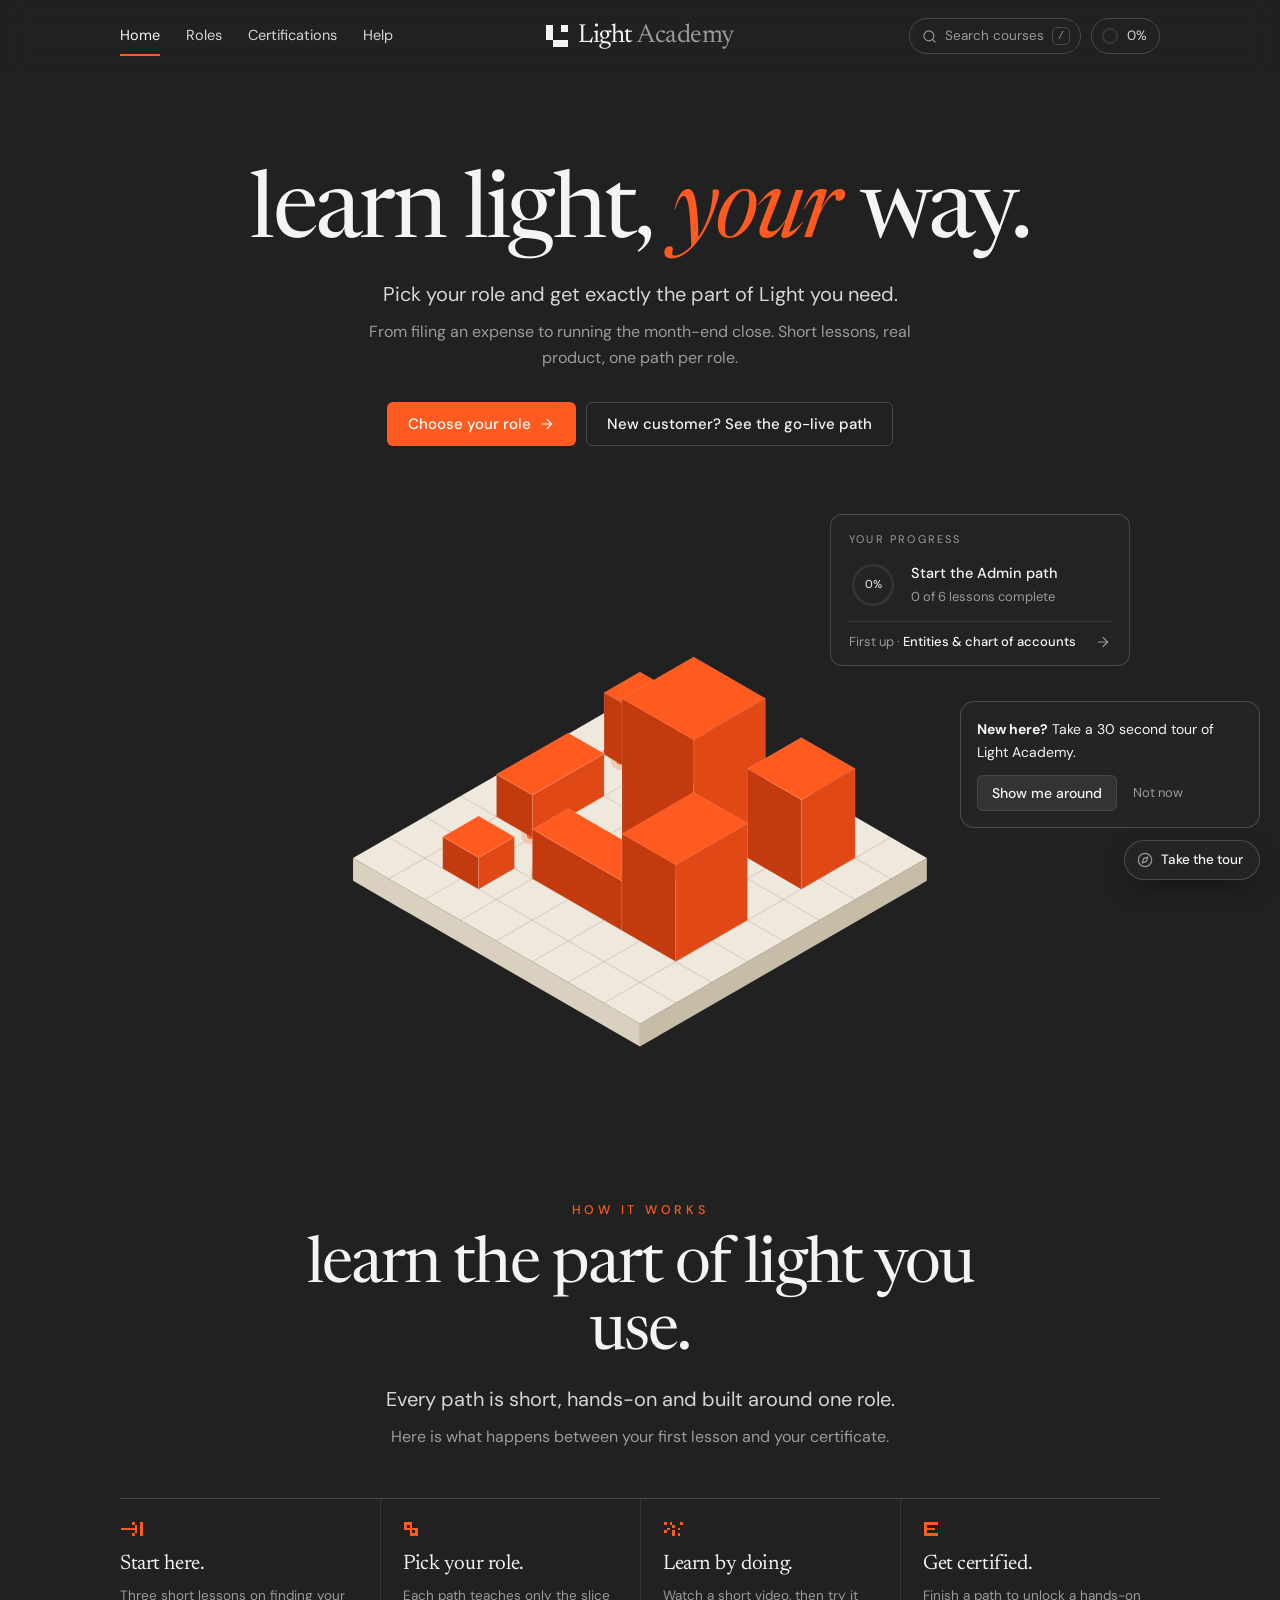
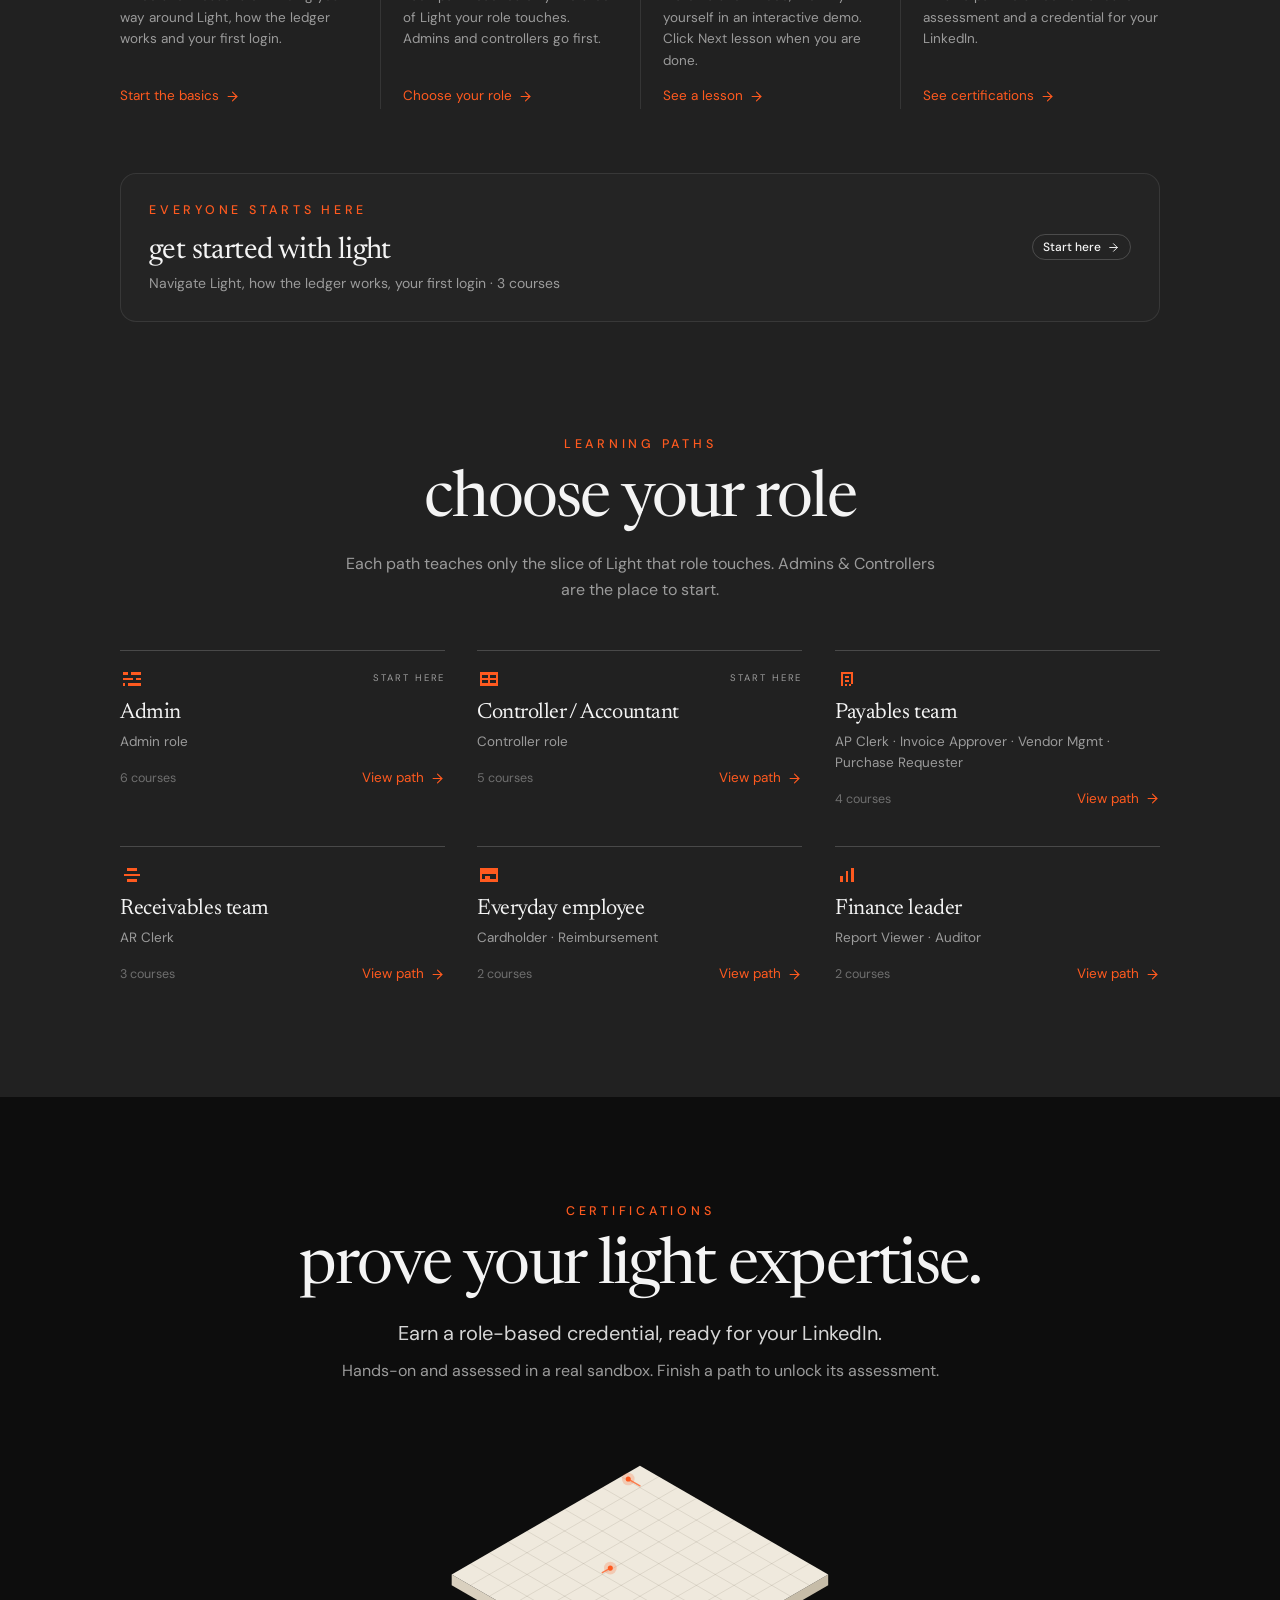
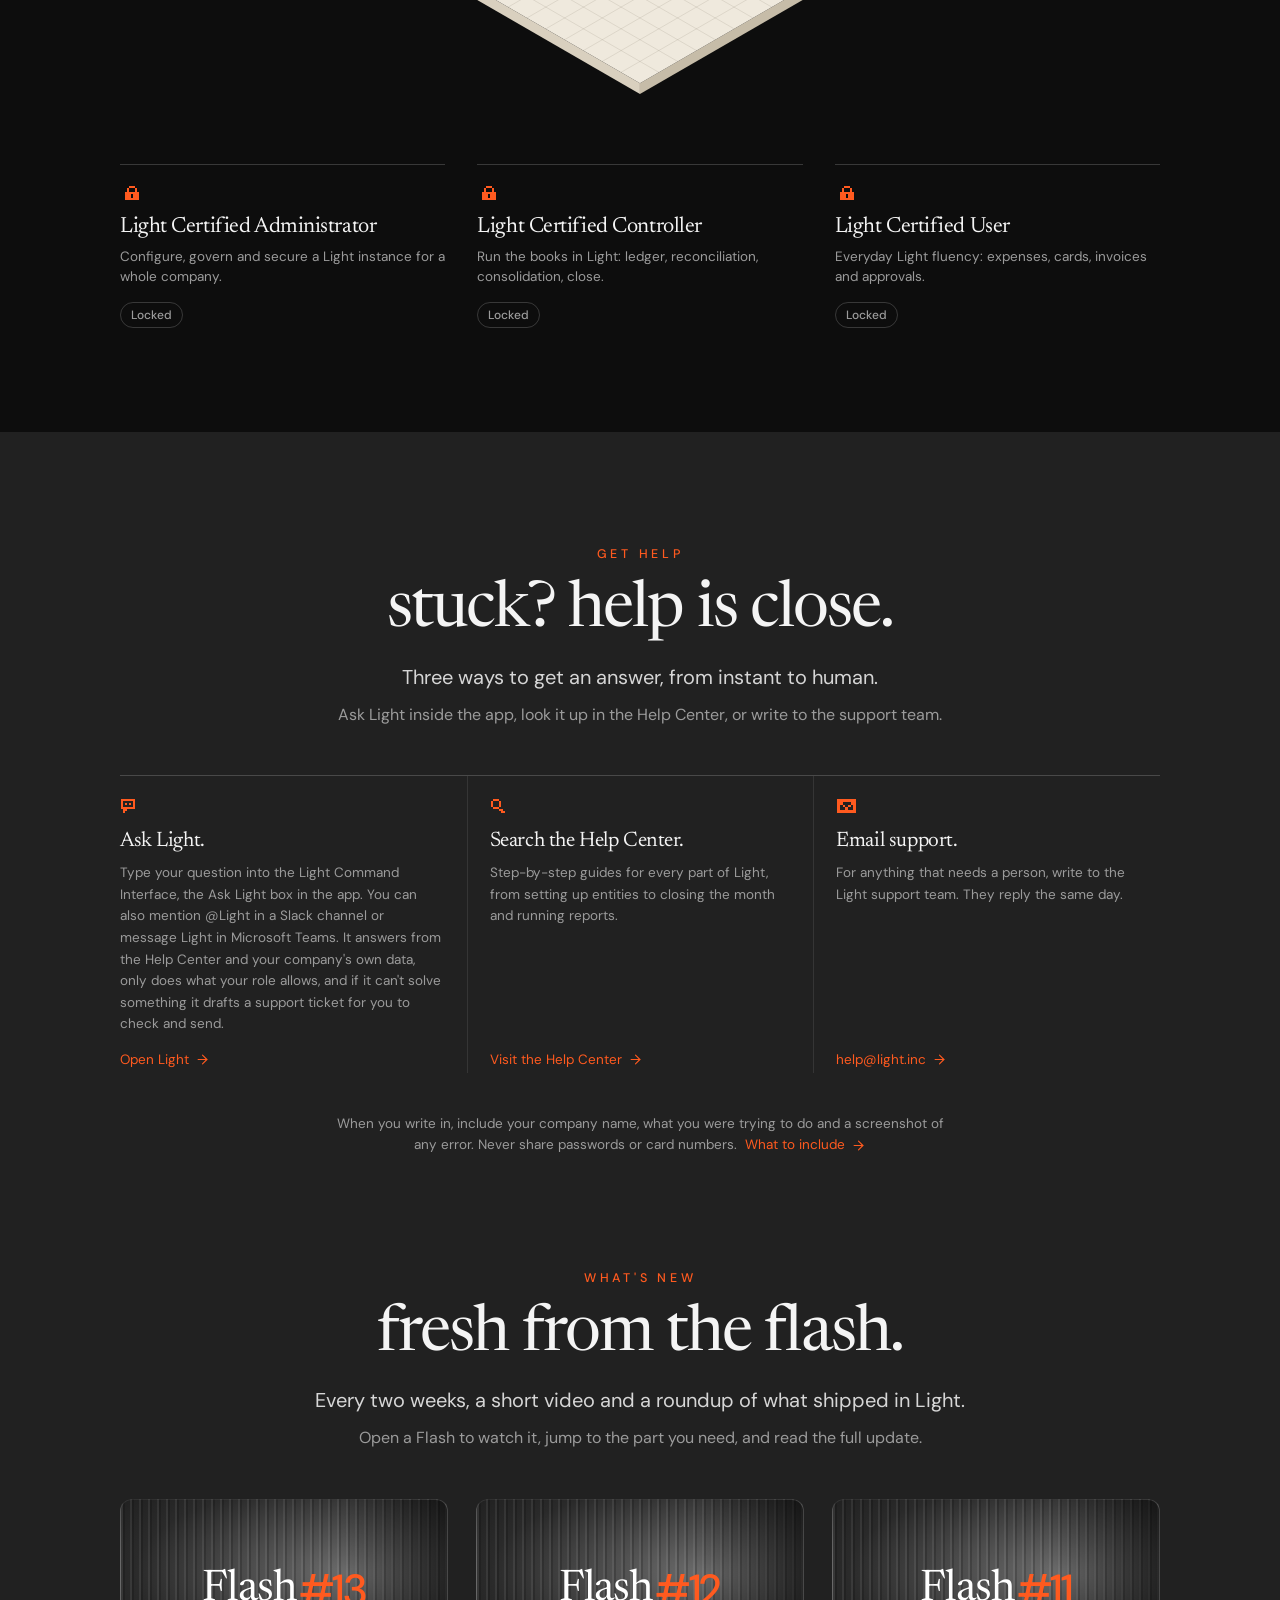
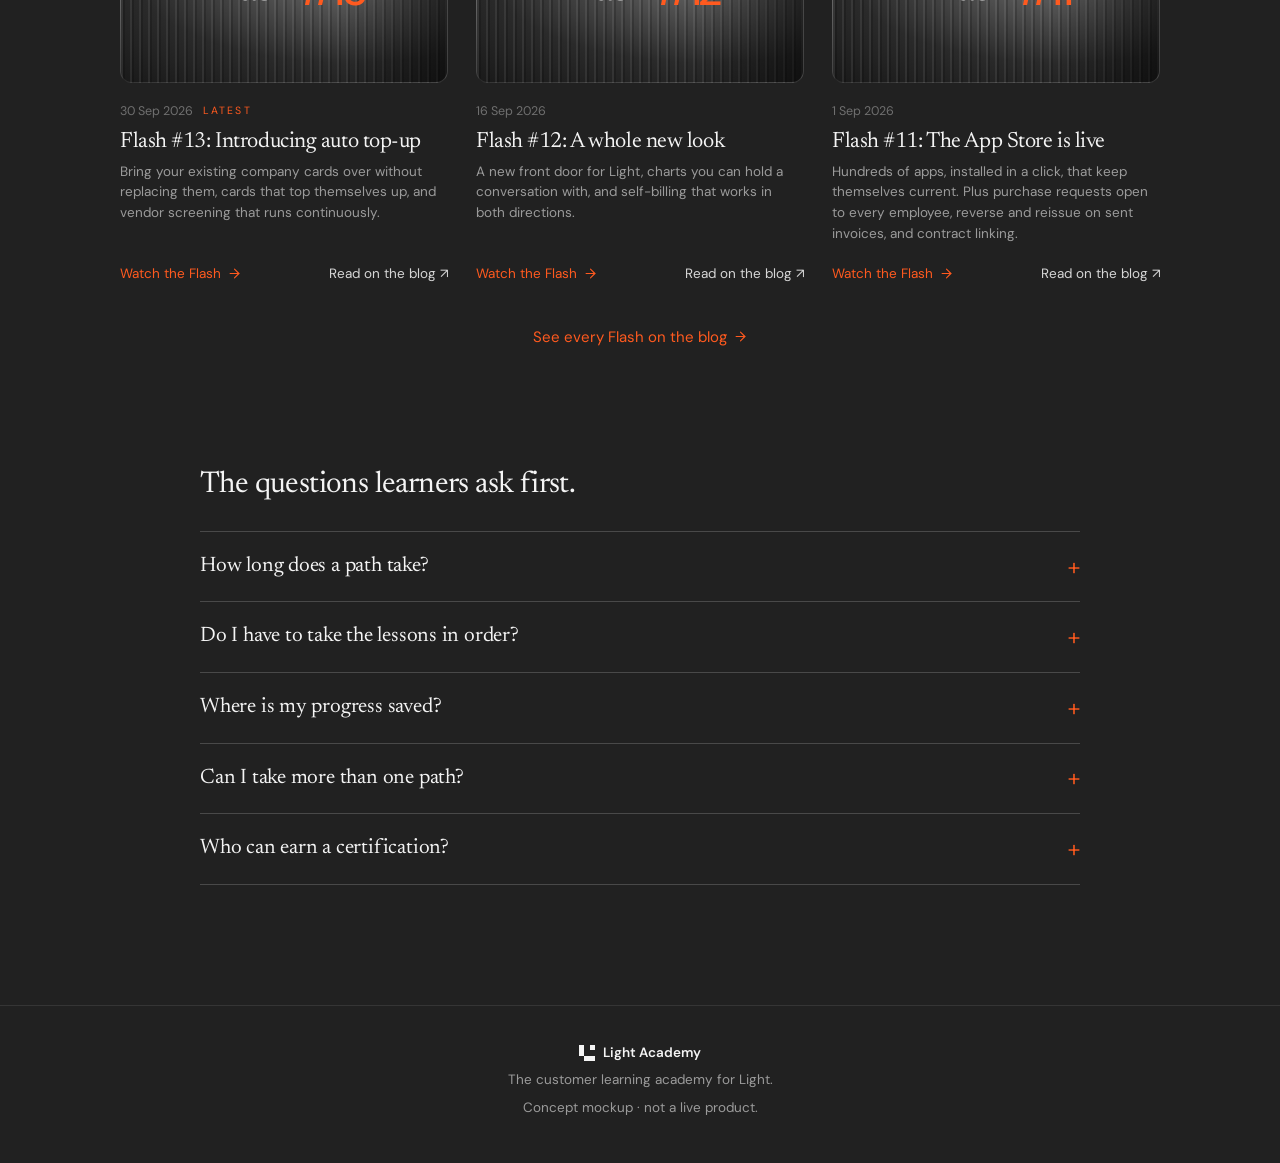
<file: index.html>
<!doctype html>
<html lang="en">
<head>
  <meta charset="utf-8" />
  <meta name="viewport" content="width=device-width, initial-scale=1" />
  <title>Light Academy</title>
  <meta name="description" content="Learn Light your way. Pick your role and get exactly the part of Light you need." />
  <link rel="preconnect" href="https://fonts.googleapis.com" />
  <link rel="preconnect" href="https://fonts.gstatic.com" crossorigin />
  <link href="https://fonts.googleapis.com/css2?family=DM+Sans:ital,opsz,wght@0,9..40,400..600;1,9..40,400&family=Newsreader:ital,opsz,wght@0,6..72,400;0,6..72,500;1,6..72,400&display=swap" rel="stylesheet" />
  <link rel="stylesheet" href="assets/css/styles.css" />
</head>
<body data-page="home" data-base="">
  <div class="scroll-progress" aria-hidden="true"><span></span></div>
  <header class="site-header" id="site-header"></header>

  <main>
    <!-- HERO -->
    <section class="hero container" id="home" data-tour="hero">
      <div class="hero-copy">
        <h1 class="hero-title">
          <span class="word">learn</span> <span class="word">light,</span> <span class="word accent"><em>your</em></span> <span class="word">way.</span>
        </h1>
        <p class="hero-lede reveal" style="--d: 0.3s">Pick your role and get exactly the part of Light you need.</p>
        <p class="hero-sub reveal" style="--d: 0.35s">From filing an expense to running the month-end close. Short lessons, real product, one path per role.</p>
        <div class="hero-actions reveal" style="--d: 0.45s">
          <a class="btn btn-primary" href="#roles" data-tour="choose-role">Choose your role <span class="btn-icon" data-icon="arrow"></span></a>
          <a class="btn btn-ghost" href="paths/go-live.html">New customer? See the go-live path</a>
        </div>
      </div>

      <div class="hero-visual reveal" style="--d: 0.25s">
        <div class="iso iso-blocks" data-iso="blocks"></div>
        <a class="progress-card" id="progress-card" data-tour="progress">
          <p class="progress-card-label">Your progress</p>
          <div class="progress-card-row">
            <div class="ring" aria-hidden="true">
              <svg viewBox="0 0 80 80">
                <circle class="ring-track" cx="40" cy="40" r="33" />
                <circle class="ring-fill" cx="40" cy="40" r="33" />
              </svg>
              <span class="ring-value">0%</span>
            </div>
            <div>
              <p class="progress-card-title"></p>
              <p class="progress-card-sub"></p>
            </div>
          </div>
          <div class="progress-card-next">
            <span>Next up · <strong></strong></span>
            <span class="progress-card-go" data-icon="arrow"></span>
          </div>
        </a>
      </div>
    </section>

    <!-- HOW IT WORKS -->
    <section class="section container" id="how">
      <div class="section-head reveal">
        <p class="eyebrow">How it works</p>
        <h2 class="section-title">learn the part of light you use.</h2>
        <p class="section-lede">Every path is short, hands-on and built around one role.</p>
        <p class="section-sub">Here is what happens between your first lesson and your certificate.</p>
      </div>
      <div class="steps">
        <div class="step reveal">
          <span class="step-icon" data-pixel="movein"></span>
          <h3>Start here.</h3>
          <p>Three short lessons on finding your way around Light, how the ledger works and your first login.</p>
          <a class="text-link" href="paths/get-started.html">Start the basics <span data-icon="arrow"></span></a>
        </div>
        <div class="step reveal" style="--d: 0.08s">
          <span class="step-icon" data-pixel="connect"></span>
          <h3>Pick your role.</h3>
          <p>Each path teaches only the slice of Light your role touches. Admins and controllers go first.</p>
          <a class="text-link" href="#roles">Choose your role <span data-icon="arrow"></span></a>
        </div>
        <div class="step reveal" style="--d: 0.16s">
          <span class="step-icon" data-pixel="agents"></span>
          <h3>Learn by doing.</h3>
          <p>Watch a short video, then try it yourself in an interactive demo. Click Next lesson when you are done.</p>
          <a class="text-link" href="paths/get-started.html#lesson-navigating-light">See a lesson <span data-icon="arrow"></span></a>
        </div>
        <div class="step reveal" style="--d: 0.24s">
          <span class="step-icon" data-pixel="report"></span>
          <h3>Get certified.</h3>
          <p>Finish a path to unlock a hands-on assessment and a credential for your LinkedIn.</p>
          <a class="text-link" href="#certifications">See certifications <span data-icon="arrow"></span></a>
        </div>
      </div>
    </section>

    <!-- GET STARTED -->
    <section class="container">
      <a class="start-banner reveal" id="start-banner" href="paths/get-started.html" data-tour="start">
        <div>
          <p class="eyebrow">Everyone starts here</p>
          <h2 class="start-banner-title">get started with light</h2>
          <p class="start-banner-sub"></p>
        </div>
        <span class="pill pill-done"><span data-icon="check"></span>Completed</span>
      </a>
    </section>

    <!-- ROLES -->
    <section class="section container" id="roles">
      <div class="section-head reveal">
        <p class="eyebrow">Learning paths</p>
        <h2 class="section-title">choose your role</h2>
        <p class="section-sub">Each path teaches only the slice of Light that role touches. Admins &amp; Controllers are the place to start.</p>
      </div>

      <div class="role-grid" id="role-grid" data-tour="role-grid"></div>

    </section>

    <!-- CERTIFICATIONS -->
    <section class="section band" id="certifications">
      <div class="container cert-shell" data-tour="certs">
        <div class="section-head reveal">
          <p class="eyebrow">Certifications</p>
          <h2 class="section-title">prove your light expertise.</h2>
          <p class="section-lede">Earn a role-based credential, ready for your LinkedIn.</p>
          <p class="section-sub">Hands-on and assessed in a real sandbox. Finish a path to unlock its assessment.</p>
        </div>
        <div class="iso iso-ledger reveal" data-iso="ledger"></div>
        <div class="cert-grid" id="cert-grid"></div>
      </div>
    </section>

    <!-- GET HELP -->
    <section class="section container" id="help" data-tour="help">
      <div class="section-head reveal">
        <p class="eyebrow">Get help</p>
        <h2 class="section-title">stuck? help is close.</h2>
        <p class="section-lede">Three ways to get an answer, from instant to human.</p>
        <p class="section-sub">Ask Light inside the app, look it up in the Help Center, or write to the support team.</p>
      </div>
      <div class="steps steps-3">
        <div class="step reveal">
          <span class="step-icon" data-pixel="chat"></span>
          <h3>Ask Light.</h3>
          <p>Type your question into the Light Command Interface, the Ask Light box in the app. You can also mention @Light in a Slack channel or message Light in Microsoft Teams. It answers from the Help Center and your company's own data, only does what your role allows, and if it can't solve something it drafts a support ticket for you to check and send.</p>
          <a class="text-link" href="https://app.light.inc" target="_blank" rel="noopener">Open Light <span data-icon="arrow"></span></a>
        </div>
        <div class="step reveal" style="--d: 0.08s">
          <span class="step-icon" data-pixel="search"></span>
          <h3>Search the Help Center.</h3>
          <p>Step-by-step guides for every part of Light, from setting up entities to closing the month and running reports.</p>
          <a class="text-link" href="https://light.inc/help" target="_blank" rel="noopener">Visit the Help Center <span data-icon="arrow"></span></a>
        </div>
        <div class="step reveal" style="--d: 0.16s">
          <span class="step-icon" data-pixel="mail"></span>
          <h3>Email support.</h3>
          <p>For anything that needs a person, write to the Light support team. They reply the same day.</p>
          <a class="text-link" href="mailto:help@light.inc">help@light.inc <span data-icon="arrow"></span></a>
        </div>
      </div>
      <p class="help-note reveal">When you write in, include your company name, what you were trying to do and a screenshot of any error. Never share passwords or card numbers. <a class="text-link" href="https://light.inc/help/troubleshooting/contacting-support" target="_blank" rel="noopener">What to include <span data-icon="arrow"></span></a></p>
    </section>

    <!-- WHAT'S NEW -->
    <section class="section container" id="whats-new" data-tour="flash">
      <div class="section-head reveal">
        <p class="eyebrow">What's new</p>
        <h2 class="section-title">fresh from the flash.</h2>
        <p class="section-lede">Every two weeks, a short video and a roundup of what shipped in Light.</p>
        <p class="section-sub">Open a Flash to watch it, jump to the part you need, and read the full update.</p>
      </div>
      <div class="flash-grid" id="flash-grid"></div>
      <div class="section-cta reveal"><a class="text-link" href="https://light.inc/blog/category/flash" target="_blank" rel="noopener">See every Flash on the blog <span data-icon="arrow"></span></a></div>
    </section>

    <!-- FAQ -->
    <section class="section container faq" id="faq">
      <h2 class="faq-title reveal">The questions learners ask first.</h2>
      <details class="reveal">
        <summary>How long does a path take?</summary>
        <p>Most lessons take 15 to 30 minutes. A full path is usually a few hours, and you can stop and pick up where you left off at any time.</p>
      </details>
      <details class="reveal">
        <summary>Do I have to take the lessons in order?</summary>
        <p>No. Jump to any lesson from the list on the left. A lesson is only ticked when you click Next lesson on it, so your progress always shows what you have actually finished.</p>
      </details>
      <details class="reveal">
        <summary>Where is my progress saved?</summary>
        <p>In this concept, progress is saved in your browser on this device. Clearing your browser data, or switching device, starts you from zero.</p>
      </details>
      <details class="reveal">
        <summary>Can I take more than one path?</summary>
        <p>Yes. Many people start with their own role and add a second path later, for example an admin who also runs payables.</p>
      </details>
      <details class="reveal">
        <summary>Who can earn a certification?</summary>
        <p>Anyone who finishes a role path can take its hands-on assessment and earn that role's credential.</p>
      </details>
    </section>
  </main>

  <footer class="site-footer" id="site-footer"></footer>

  <script src="assets/js/data.js"></script>
  <script src="assets/js/common.js"></script>
  <script src="assets/js/yt-player.js"></script>
  <script src="assets/js/home.js"></script>
  <script src="assets/js/iso.js"></script>
</body>
</html>
</file>
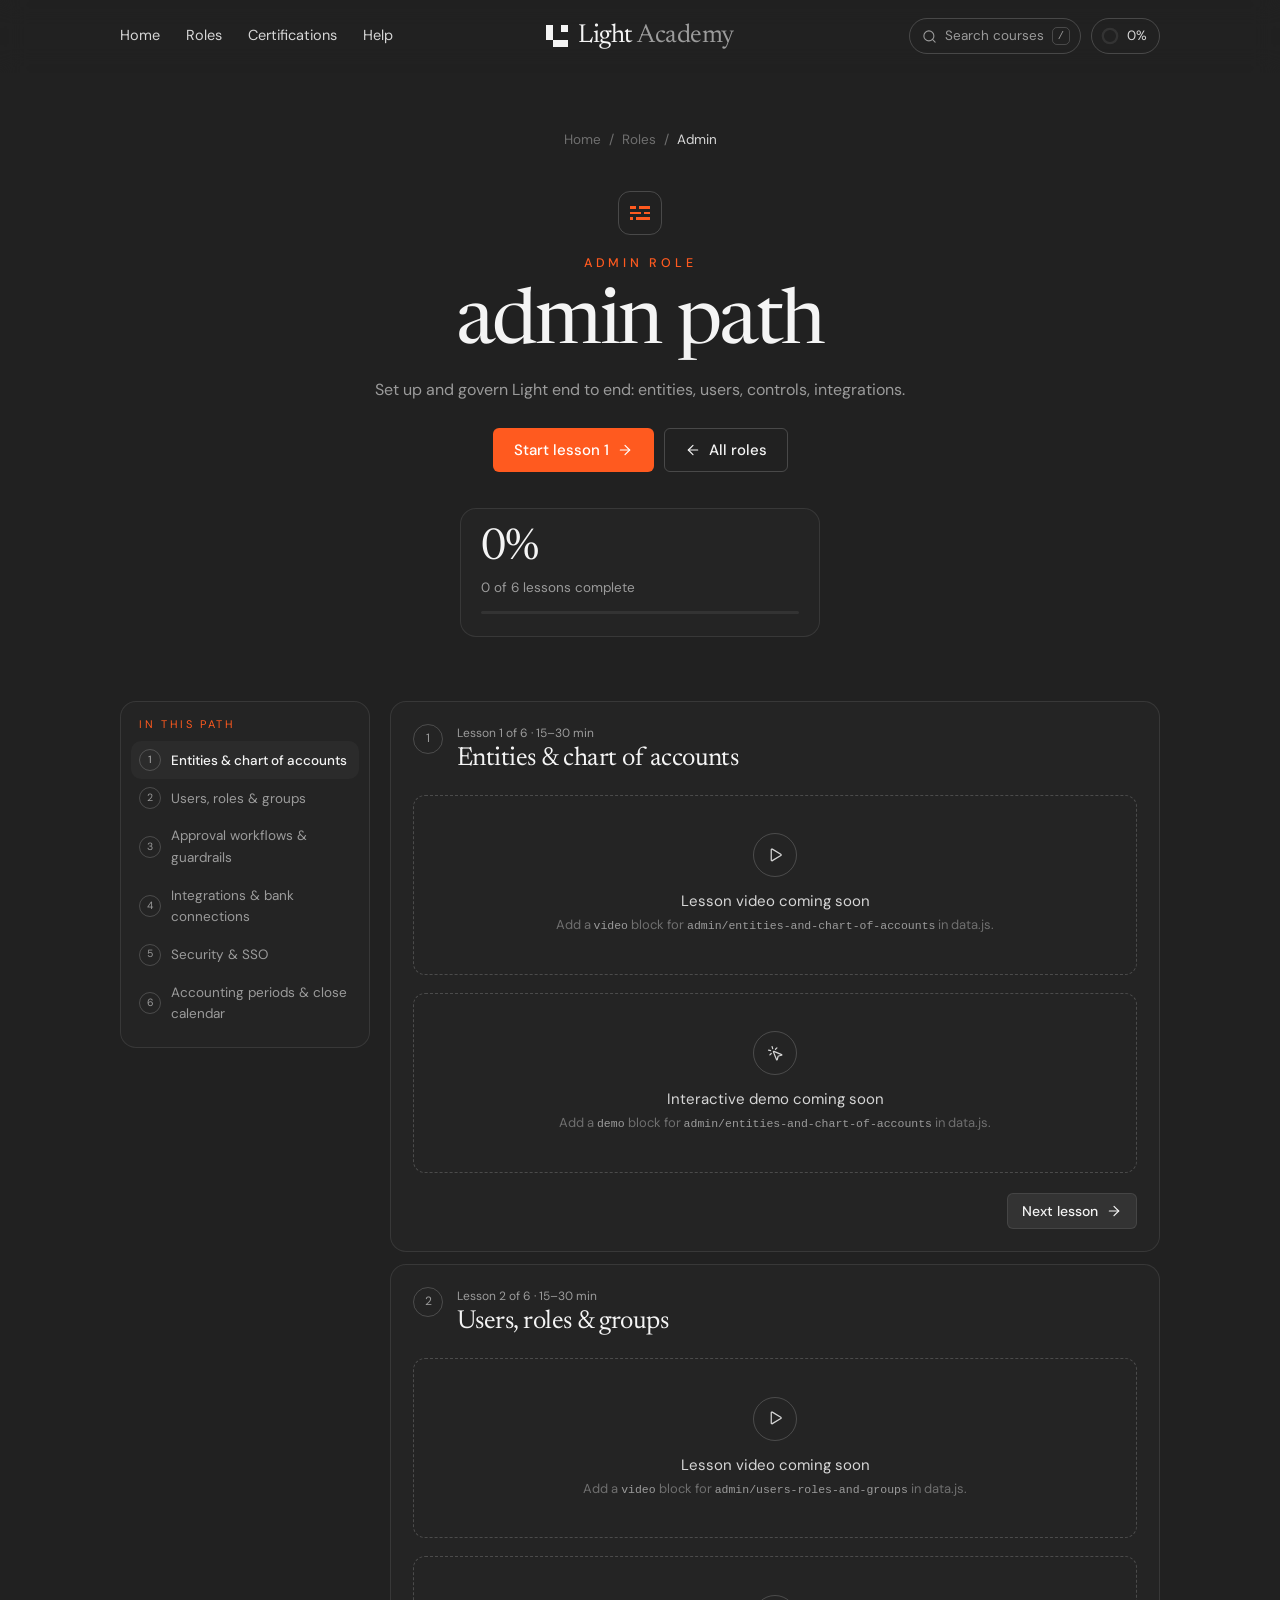
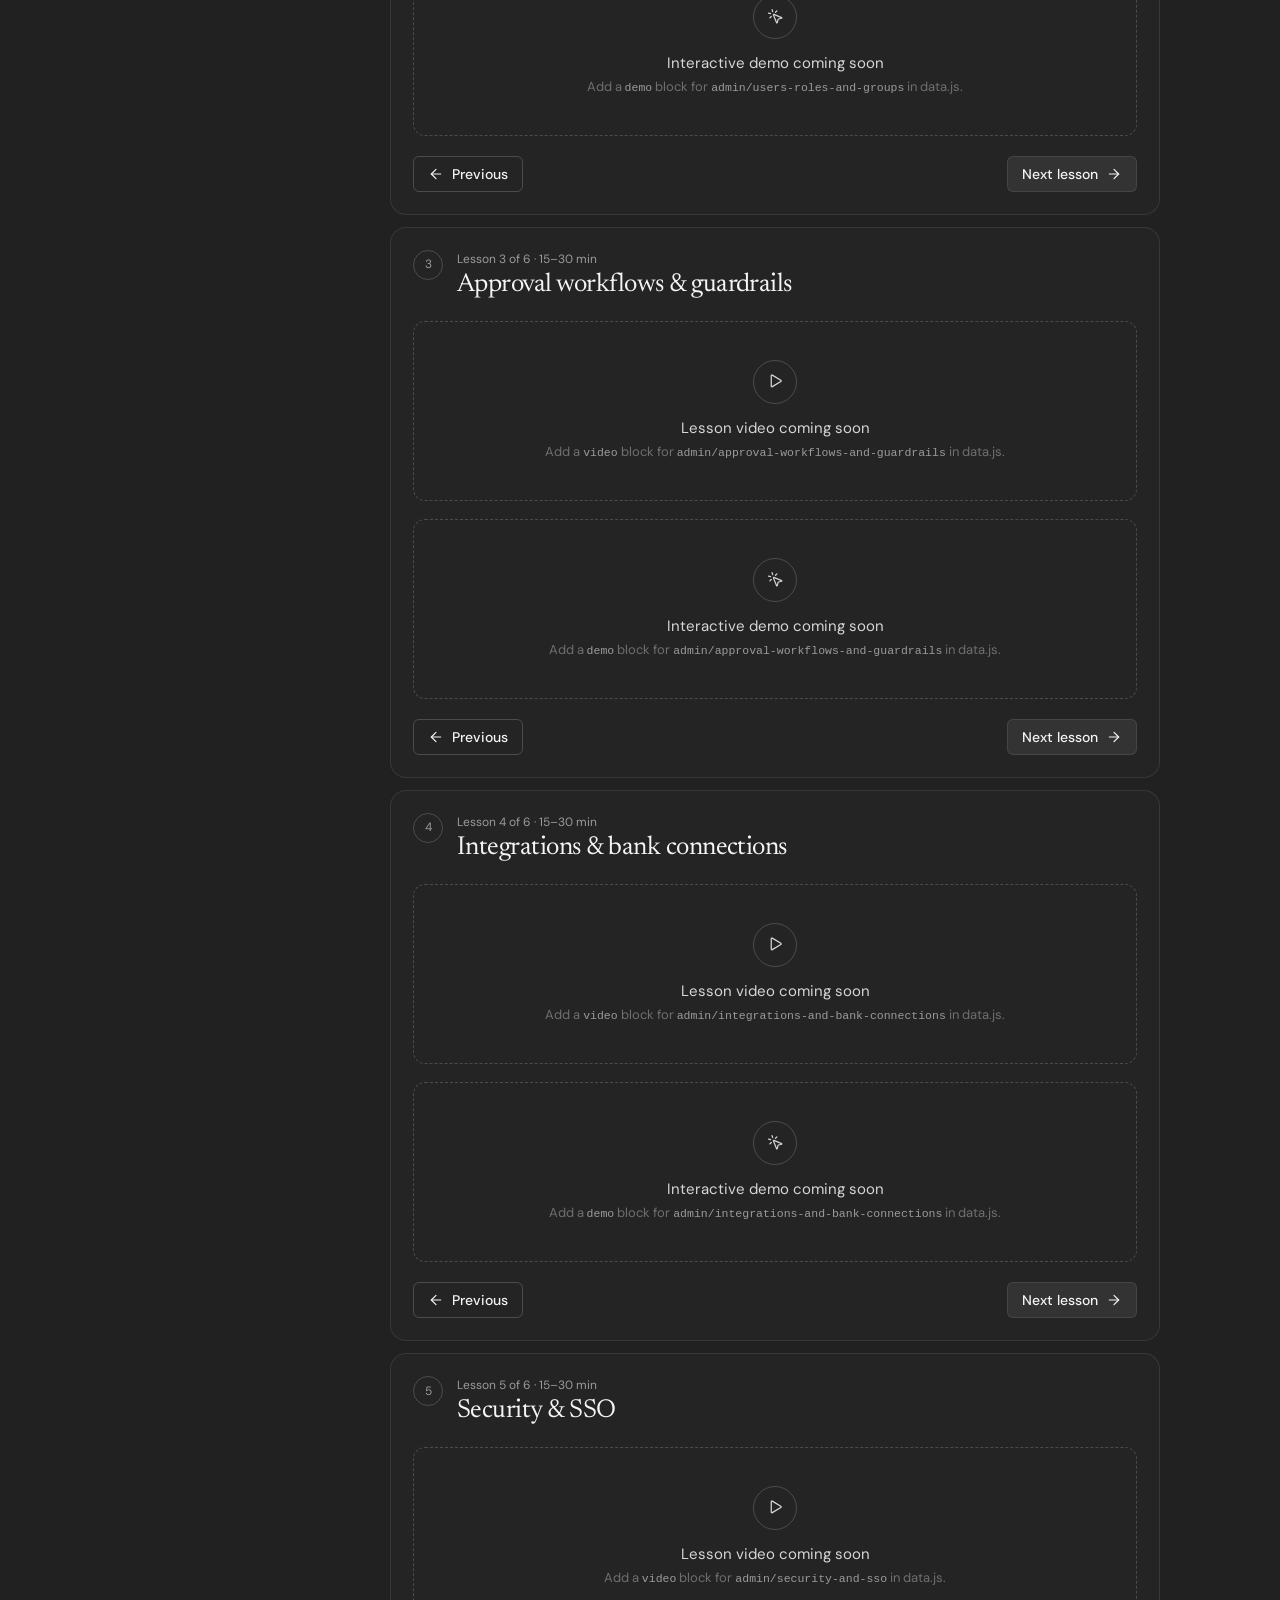
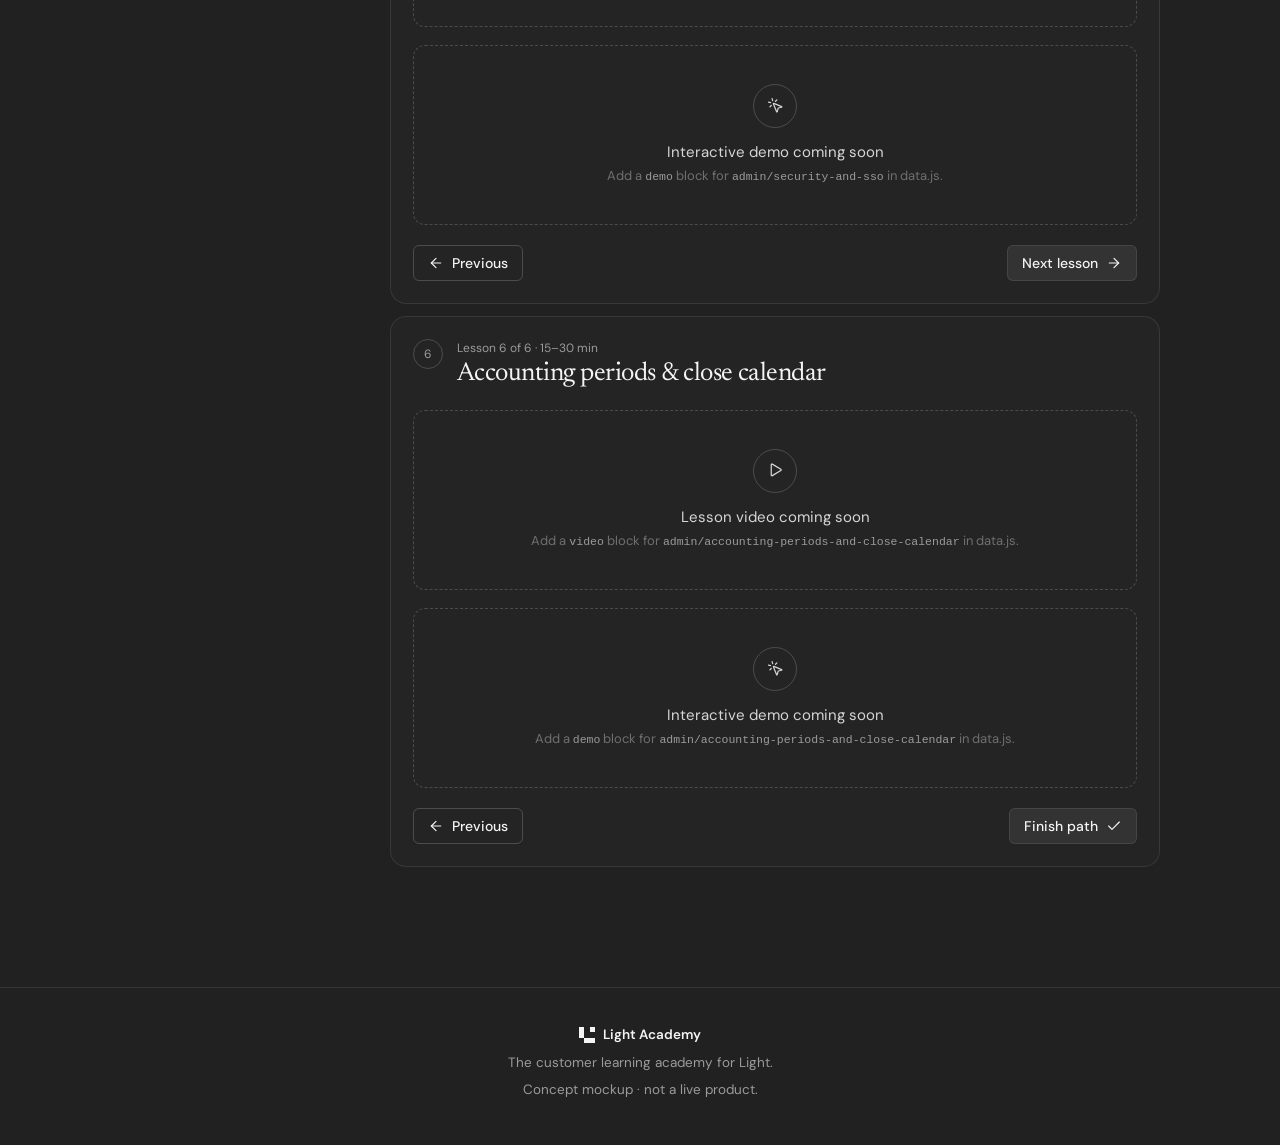
<file: paths/admin.html>
<!doctype html>
<html lang="en">
<head>
  <meta charset="utf-8" />
  <meta name="viewport" content="width=device-width, initial-scale=1" />
  <title>Light Academy</title>
  <link rel="preconnect" href="https://fonts.googleapis.com" />
  <link rel="preconnect" href="https://fonts.gstatic.com" crossorigin />
  <link href="https://fonts.googleapis.com/css2?family=DM+Sans:ital,opsz,wght@0,9..40,400..600;1,9..40,400&family=Newsreader:ital,opsz,wght@0,6..72,400;0,6..72,500;1,6..72,400&display=swap" rel="stylesheet" />
  <link rel="stylesheet" href="../assets/css/styles.css" />
</head>
<!-- Placeholder lesson page for the "admin" path. Replace with the real lesson page when it is ready. -->
<body data-page="lesson" data-role="admin" data-base="../">
  <div class="scroll-progress" aria-hidden="true"><span></span></div>
  <header class="site-header" id="site-header"></header>
  <main id="lesson-root"></main>
  <footer class="site-footer" id="site-footer"></footer>
  <script src="../assets/js/data.js"></script>
  <script src="../assets/js/common.js"></script>
  <script src="../assets/js/yt-player.js"></script>
  <script src="../assets/js/lesson.js"></script>
</body>
</html>
</file>
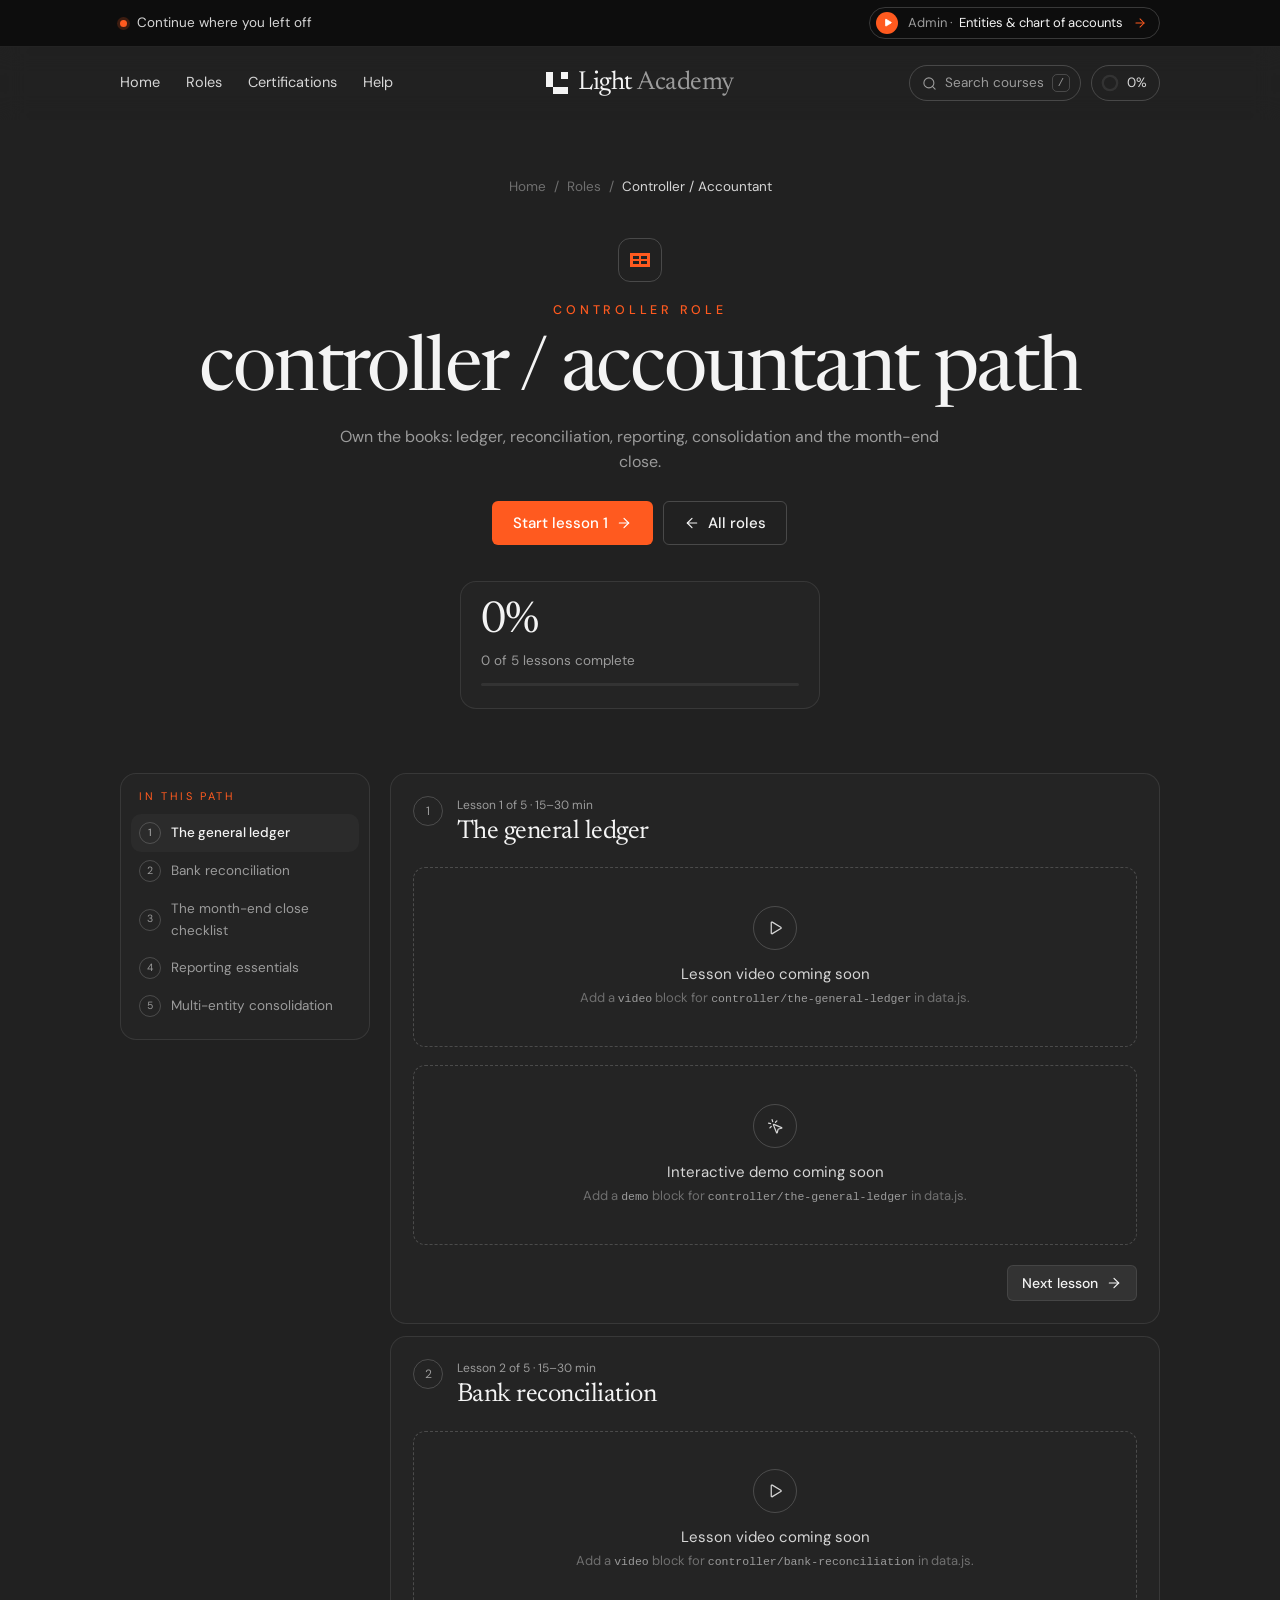
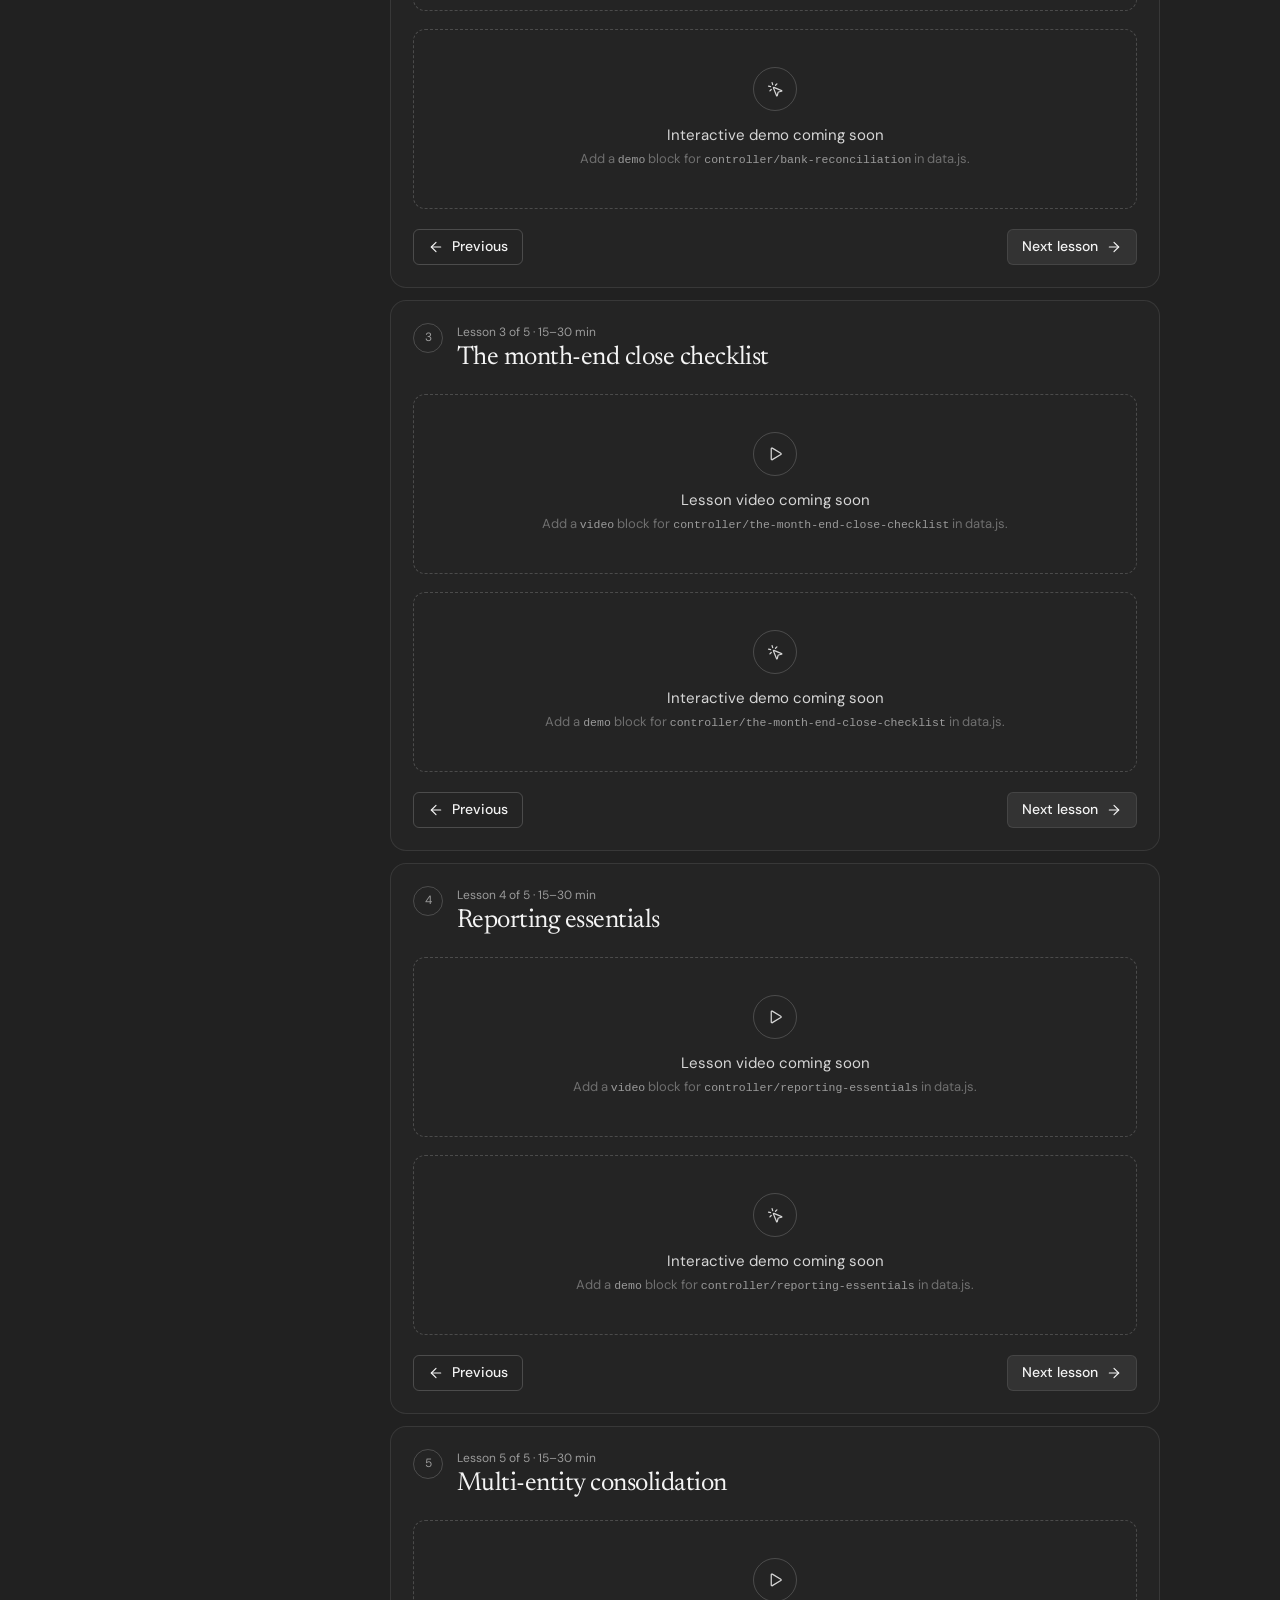
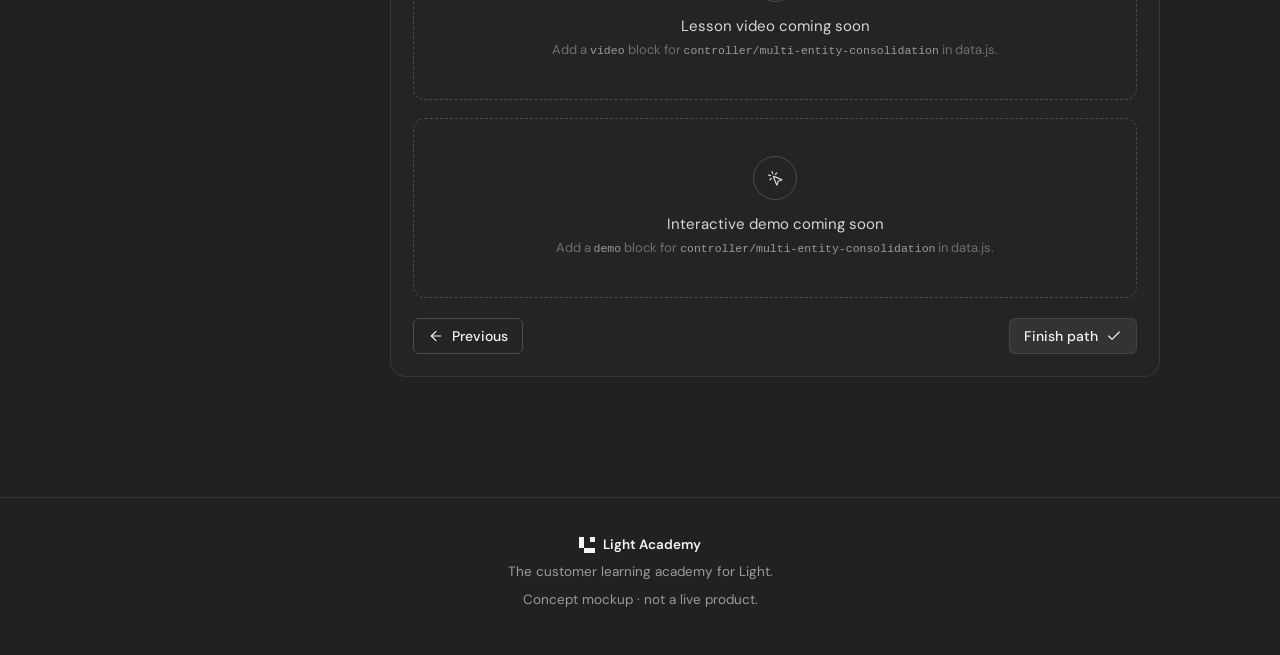
<file: paths/controller.html>
<!doctype html>
<html lang="en">
<head>
  <meta charset="utf-8" />
  <meta name="viewport" content="width=device-width, initial-scale=1" />
  <title>Light Academy</title>
  <link rel="preconnect" href="https://fonts.googleapis.com" />
  <link rel="preconnect" href="https://fonts.gstatic.com" crossorigin />
  <link href="https://fonts.googleapis.com/css2?family=DM+Sans:ital,opsz,wght@0,9..40,400..600;1,9..40,400&family=Newsreader:ital,opsz,wght@0,6..72,400;0,6..72,500;1,6..72,400&display=swap" rel="stylesheet" />
  <link rel="stylesheet" href="../assets/css/styles.css" />
</head>
<!-- Placeholder lesson page for the "controller" path. Replace with the real lesson page when it is ready. -->
<body data-page="lesson" data-role="controller" data-base="../">
  <div class="scroll-progress" aria-hidden="true"><span></span></div>
  <header class="site-header" id="site-header"></header>
  <main id="lesson-root"></main>
  <footer class="site-footer" id="site-footer"></footer>
  <script src="../assets/js/data.js"></script>
  <script src="../assets/js/common.js"></script>
  <script src="../assets/js/yt-player.js"></script>
  <script src="../assets/js/lesson.js"></script>
</body>
</html>
</file>
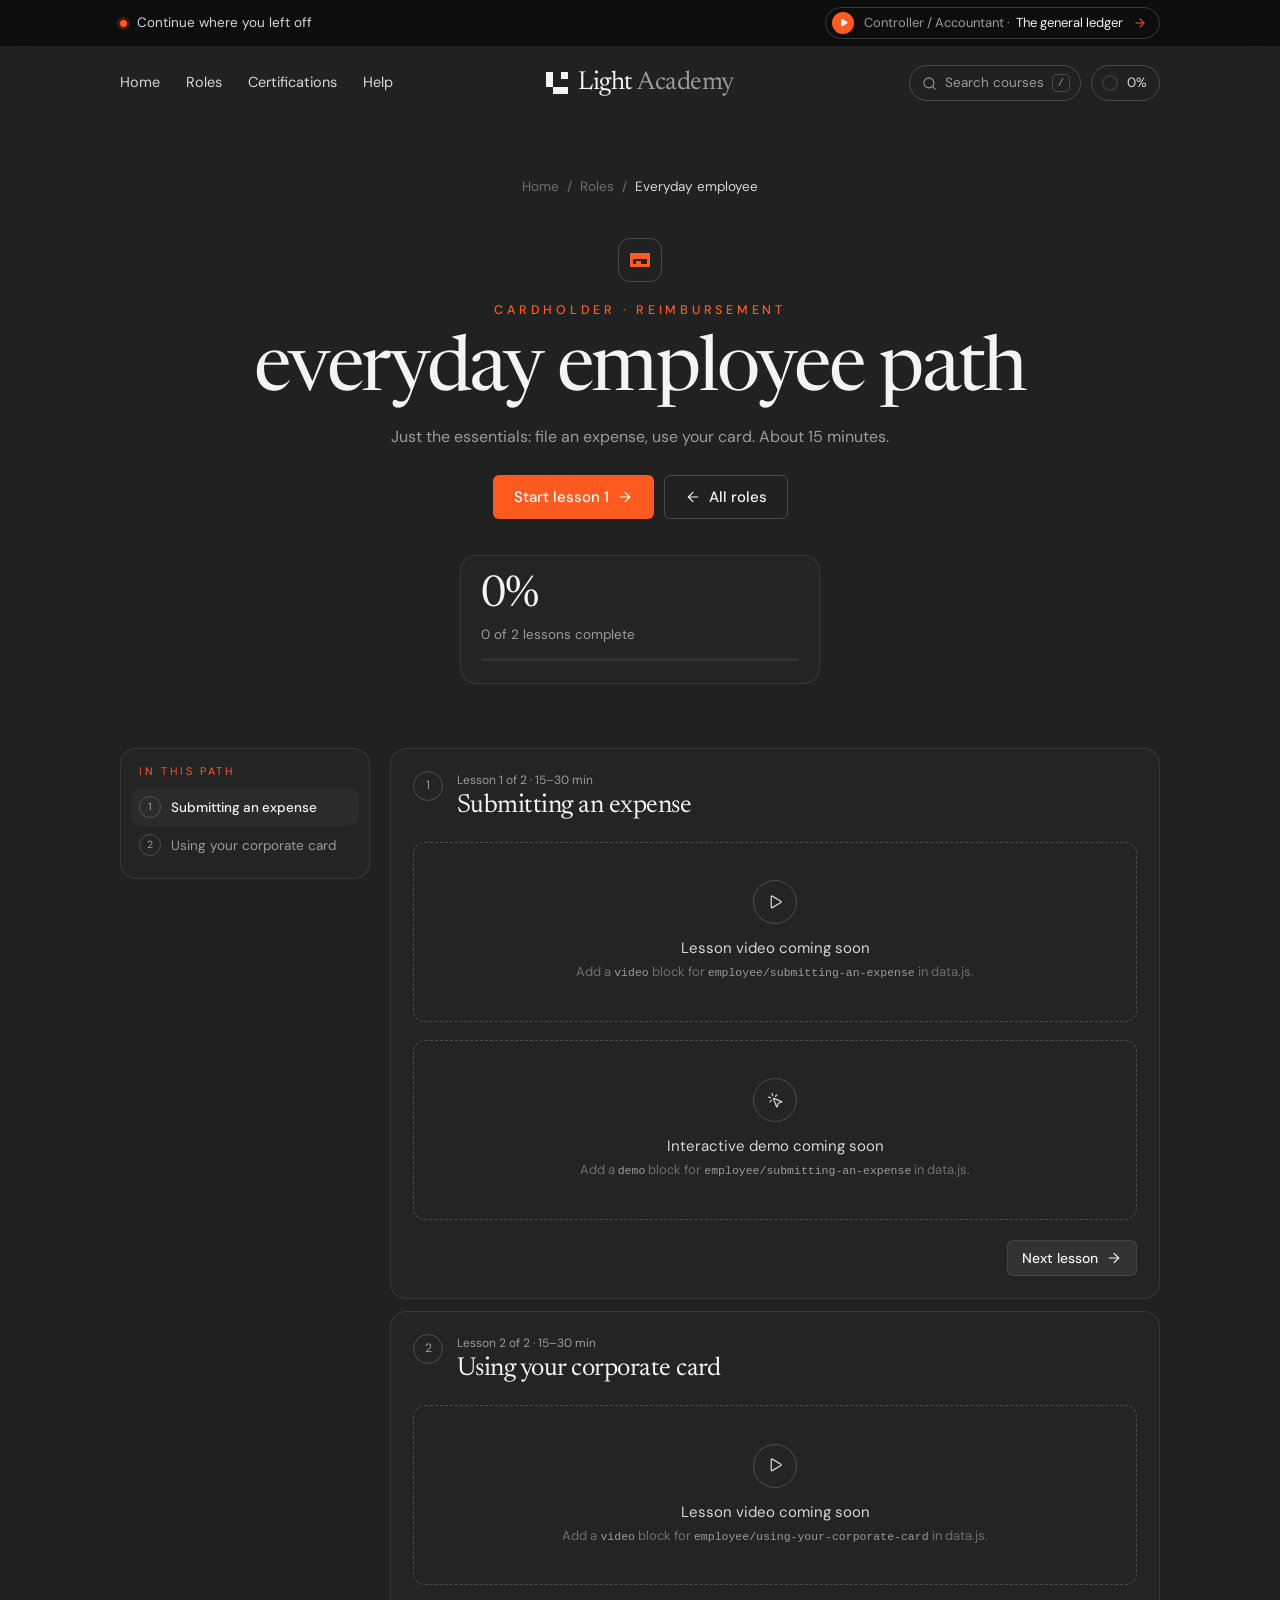
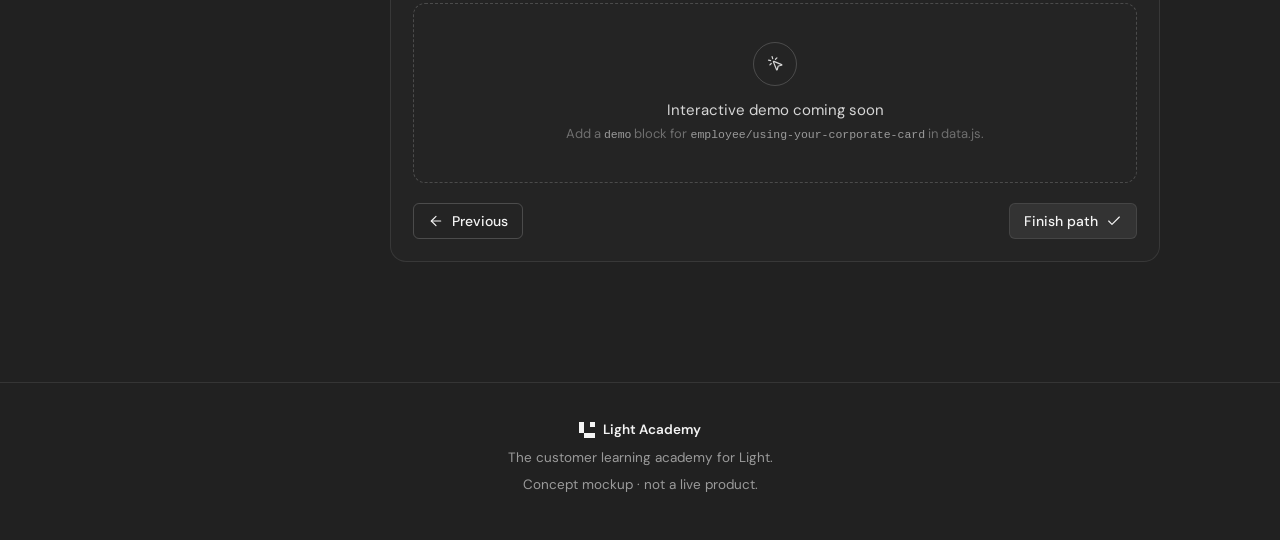
<file: paths/employee.html>
<!doctype html>
<html lang="en">
<head>
  <meta charset="utf-8" />
  <meta name="viewport" content="width=device-width, initial-scale=1" />
  <title>Light Academy</title>
  <link rel="preconnect" href="https://fonts.googleapis.com" />
  <link rel="preconnect" href="https://fonts.gstatic.com" crossorigin />
  <link href="https://fonts.googleapis.com/css2?family=DM+Sans:ital,opsz,wght@0,9..40,400..600;1,9..40,400&family=Newsreader:ital,opsz,wght@0,6..72,400;0,6..72,500;1,6..72,400&display=swap" rel="stylesheet" />
  <link rel="stylesheet" href="../assets/css/styles.css" />
</head>
<!-- Placeholder lesson page for the "employee" path. Replace with the real lesson page when it is ready. -->
<body data-page="lesson" data-role="employee" data-base="../">
  <div class="scroll-progress" aria-hidden="true"><span></span></div>
  <header class="site-header" id="site-header"></header>
  <main id="lesson-root"></main>
  <footer class="site-footer" id="site-footer"></footer>
  <script src="../assets/js/data.js"></script>
  <script src="../assets/js/common.js"></script>
  <script src="../assets/js/yt-player.js"></script>
  <script src="../assets/js/lesson.js"></script>
</body>
</html>
</file>
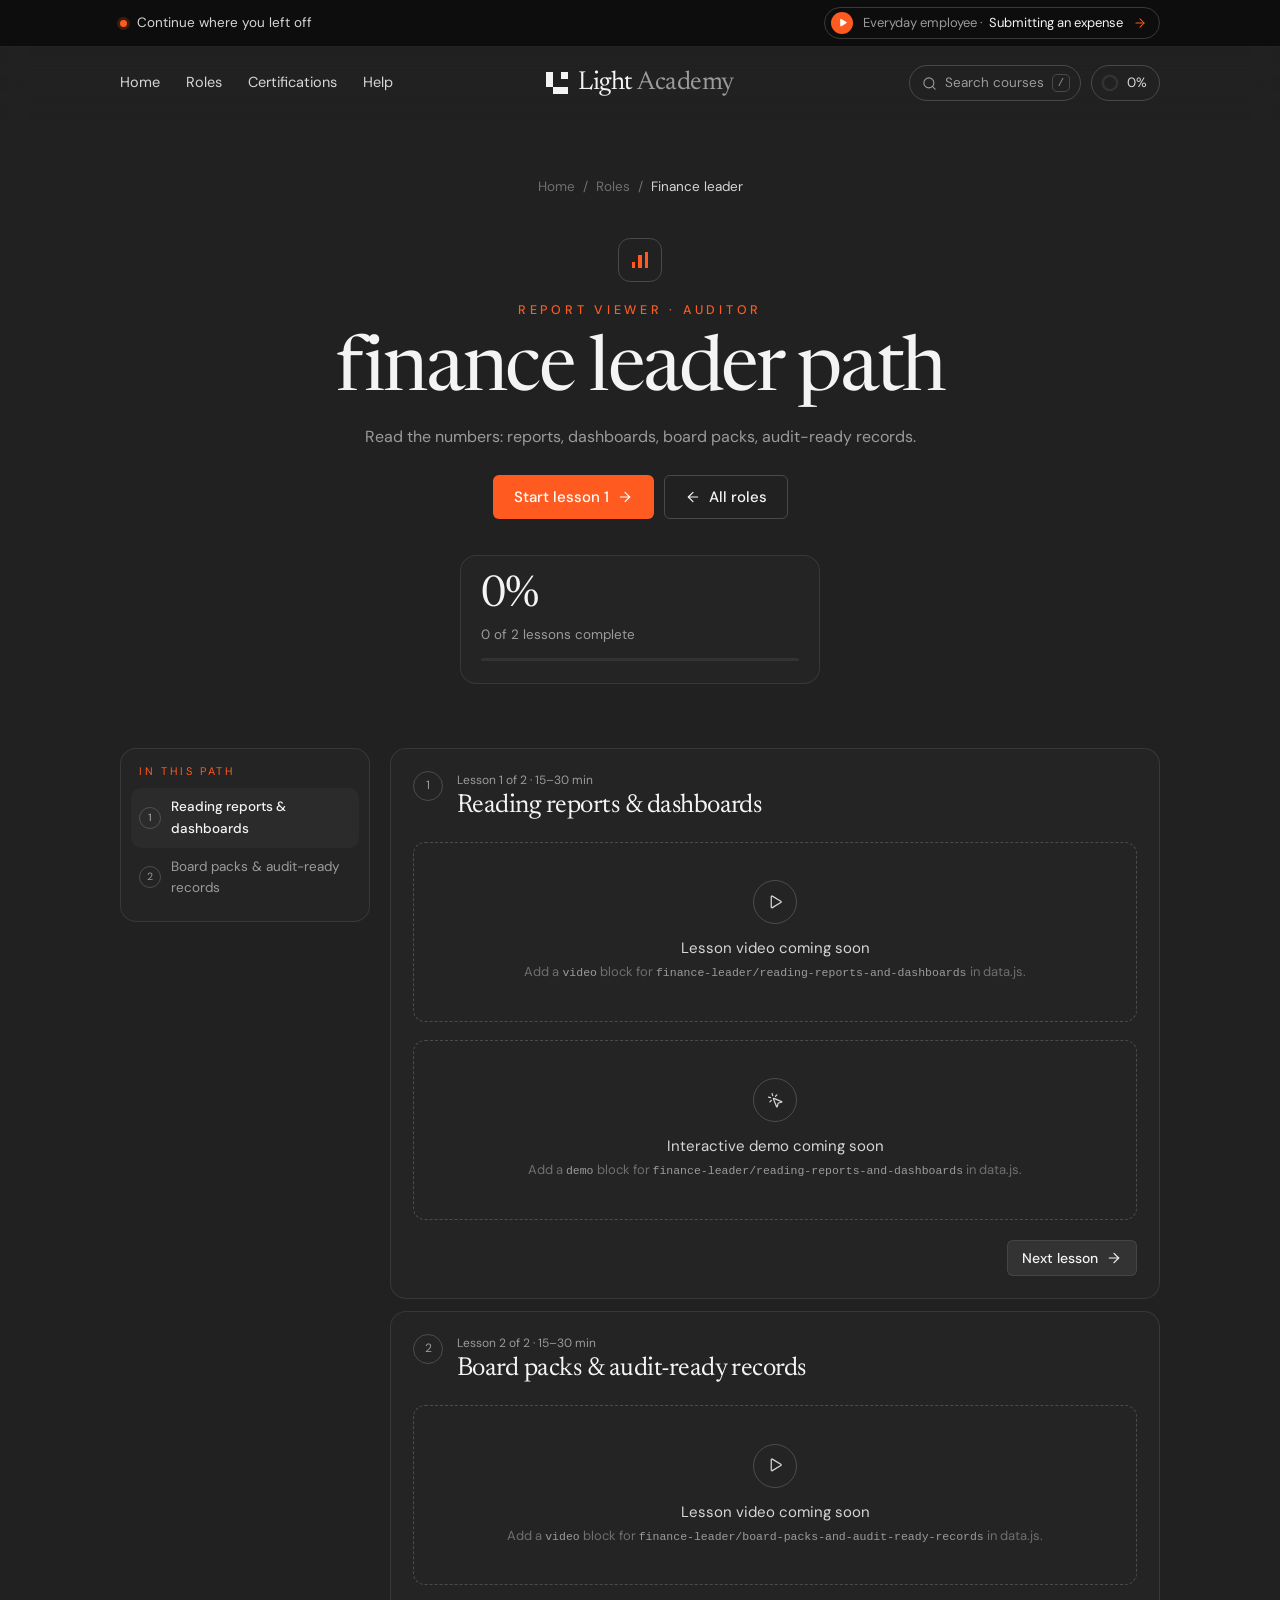
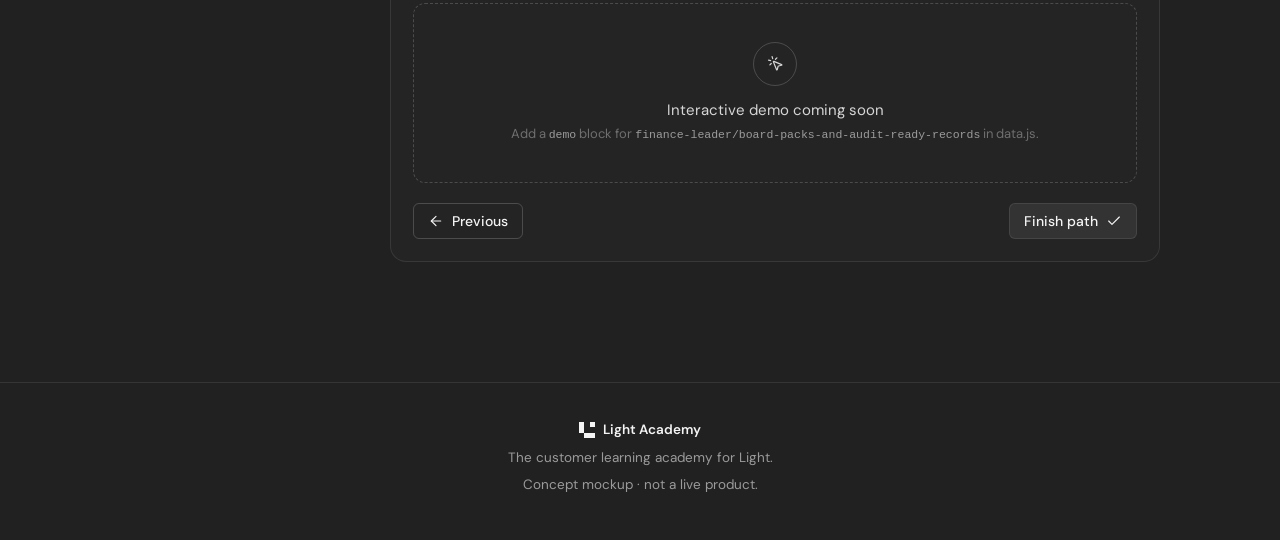
<file: paths/finance-leader.html>
<!doctype html>
<html lang="en">
<head>
  <meta charset="utf-8" />
  <meta name="viewport" content="width=device-width, initial-scale=1" />
  <title>Light Academy</title>
  <link rel="preconnect" href="https://fonts.googleapis.com" />
  <link rel="preconnect" href="https://fonts.gstatic.com" crossorigin />
  <link href="https://fonts.googleapis.com/css2?family=DM+Sans:ital,opsz,wght@0,9..40,400..600;1,9..40,400&family=Newsreader:ital,opsz,wght@0,6..72,400;0,6..72,500;1,6..72,400&display=swap" rel="stylesheet" />
  <link rel="stylesheet" href="../assets/css/styles.css" />
</head>
<!-- Placeholder lesson page for the "finance-leader" path. Replace with the real lesson page when it is ready. -->
<body data-page="lesson" data-role="finance-leader" data-base="../">
  <div class="scroll-progress" aria-hidden="true"><span></span></div>
  <header class="site-header" id="site-header"></header>
  <main id="lesson-root"></main>
  <footer class="site-footer" id="site-footer"></footer>
  <script src="../assets/js/data.js"></script>
  <script src="../assets/js/common.js"></script>
  <script src="../assets/js/yt-player.js"></script>
  <script src="../assets/js/lesson.js"></script>
</body>
</html>
</file>
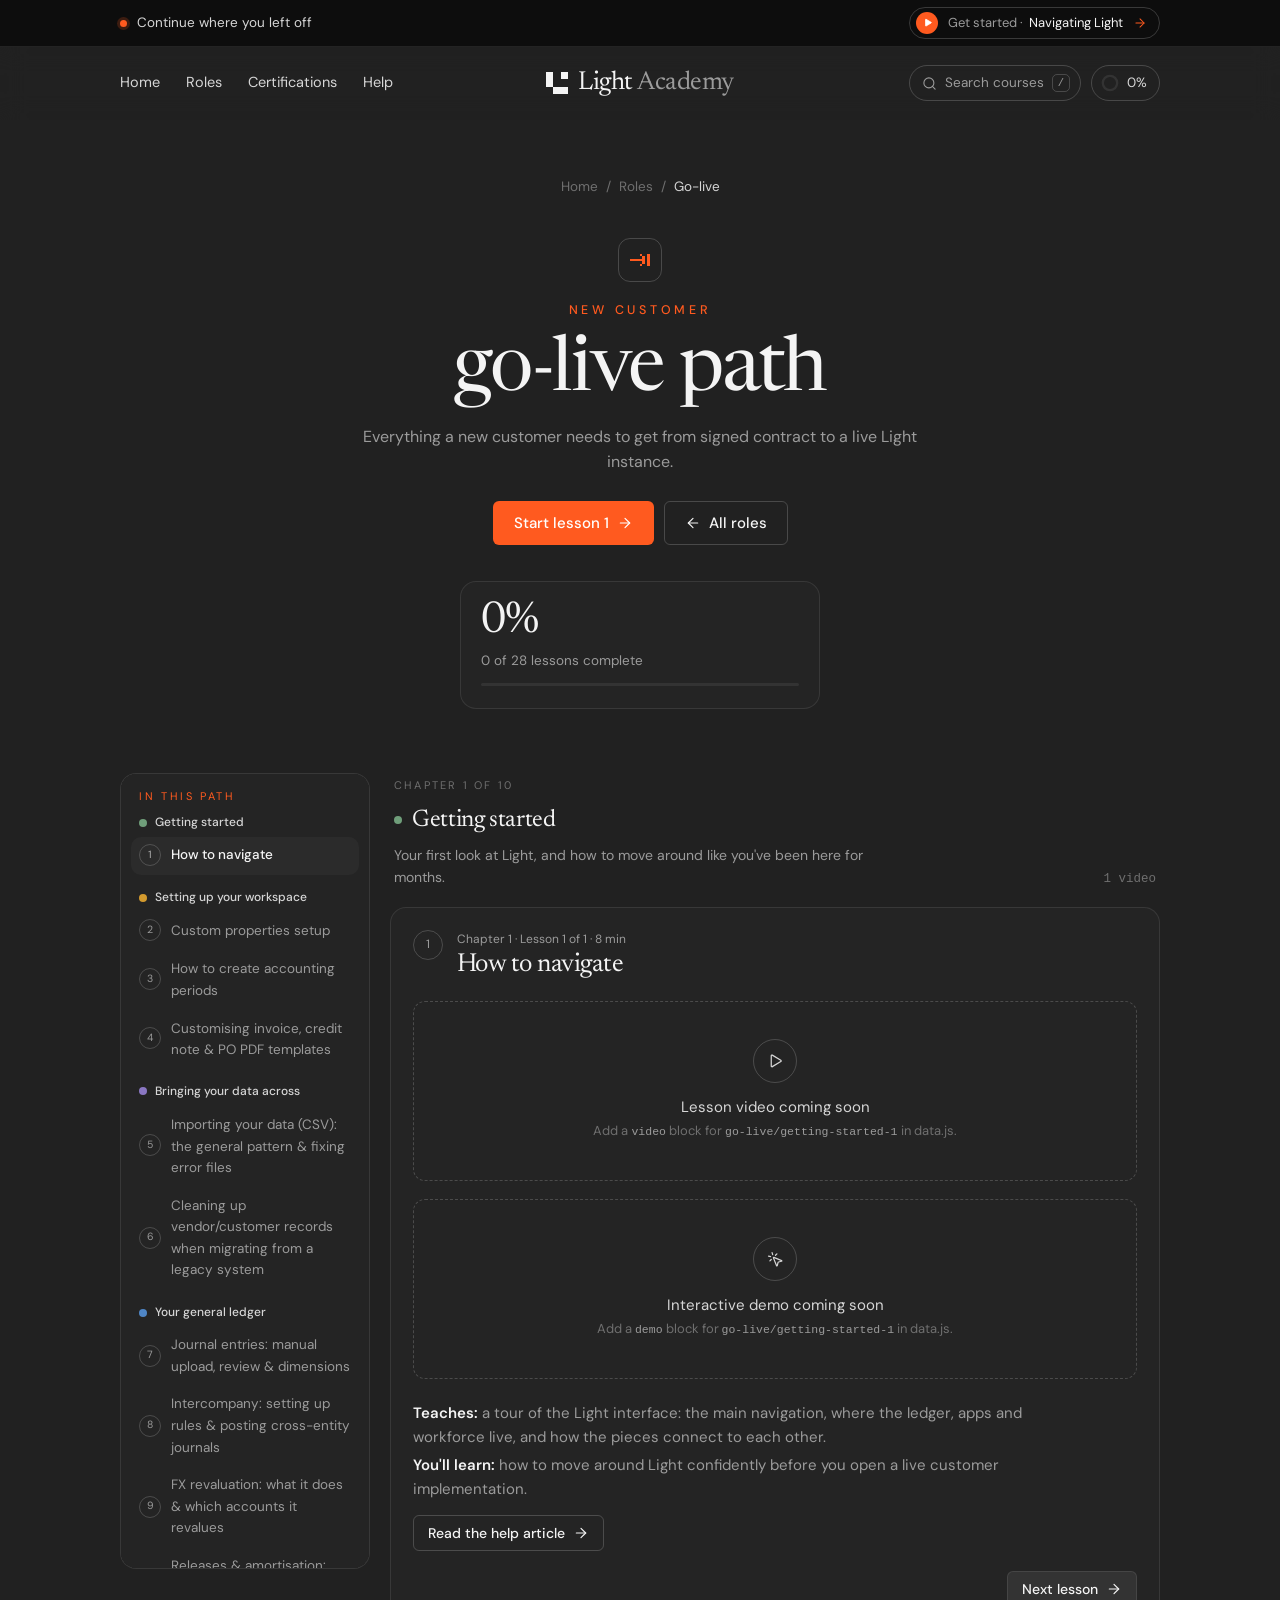
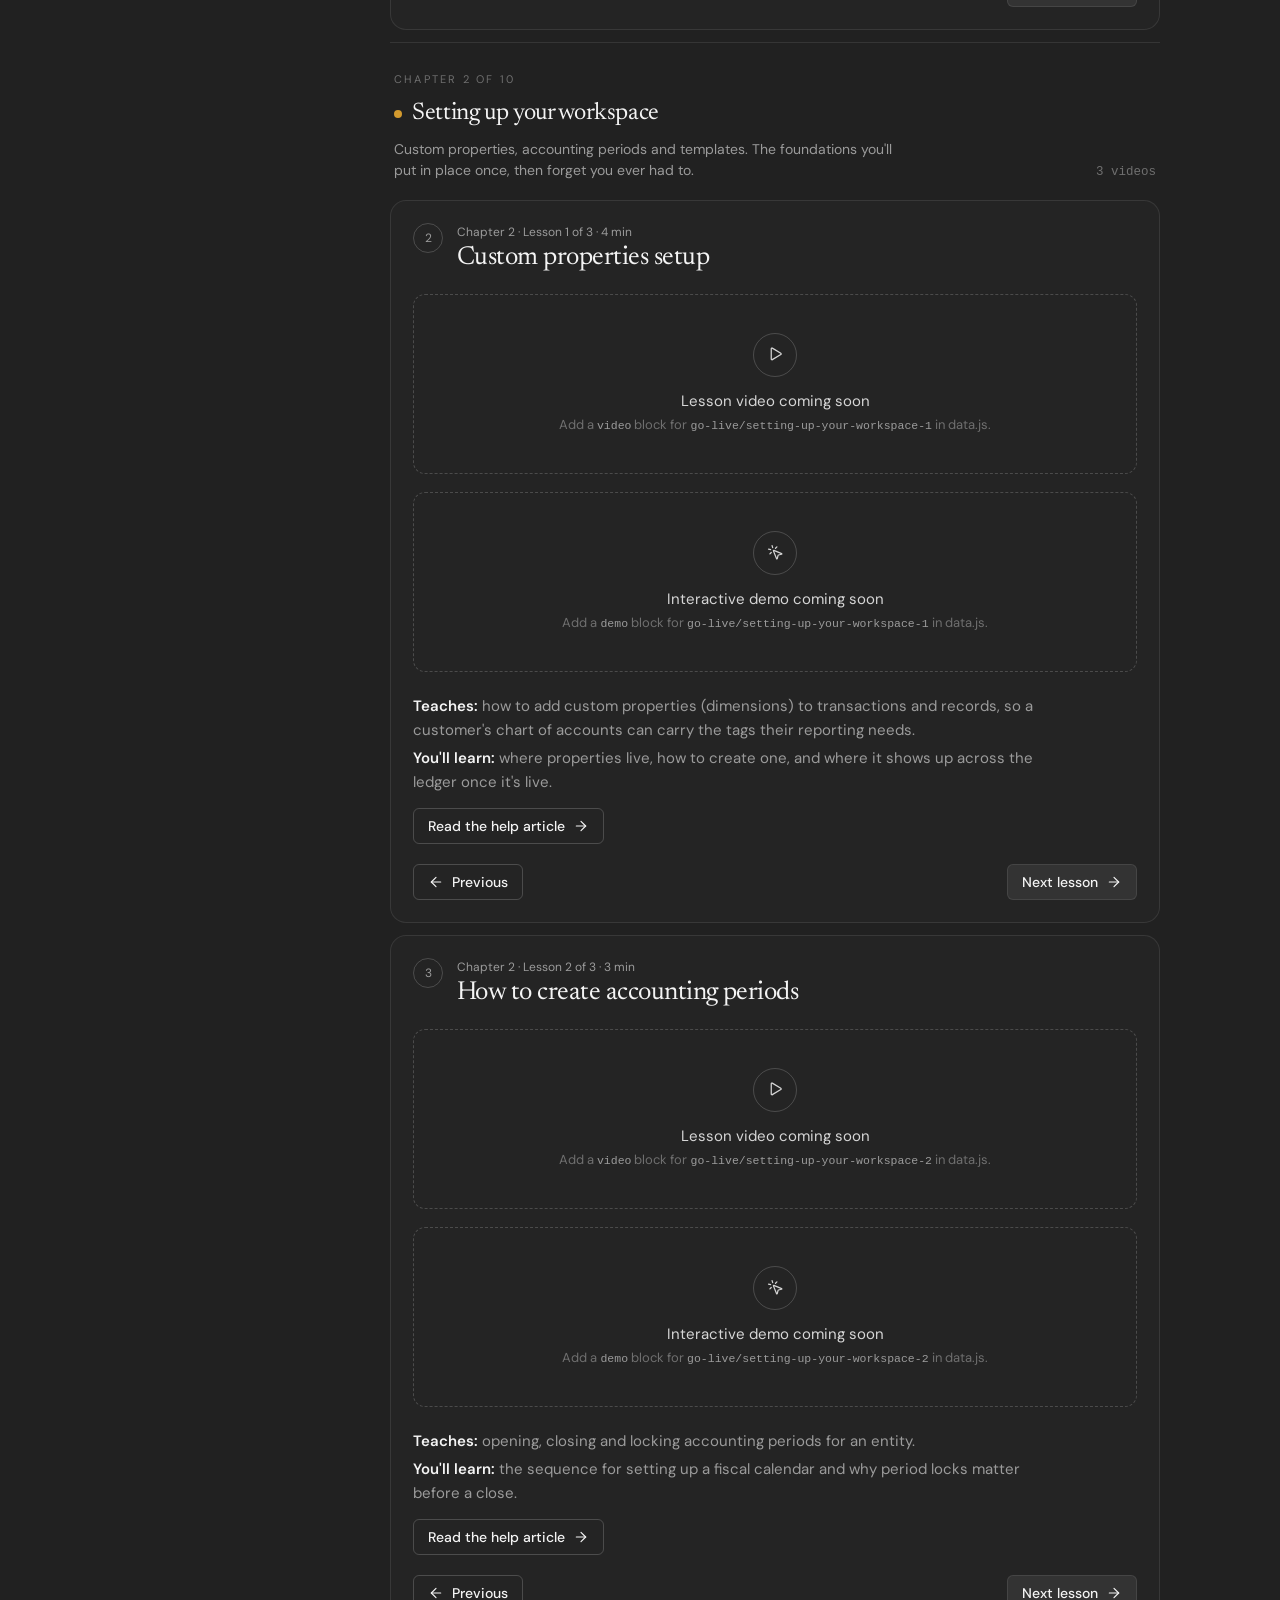
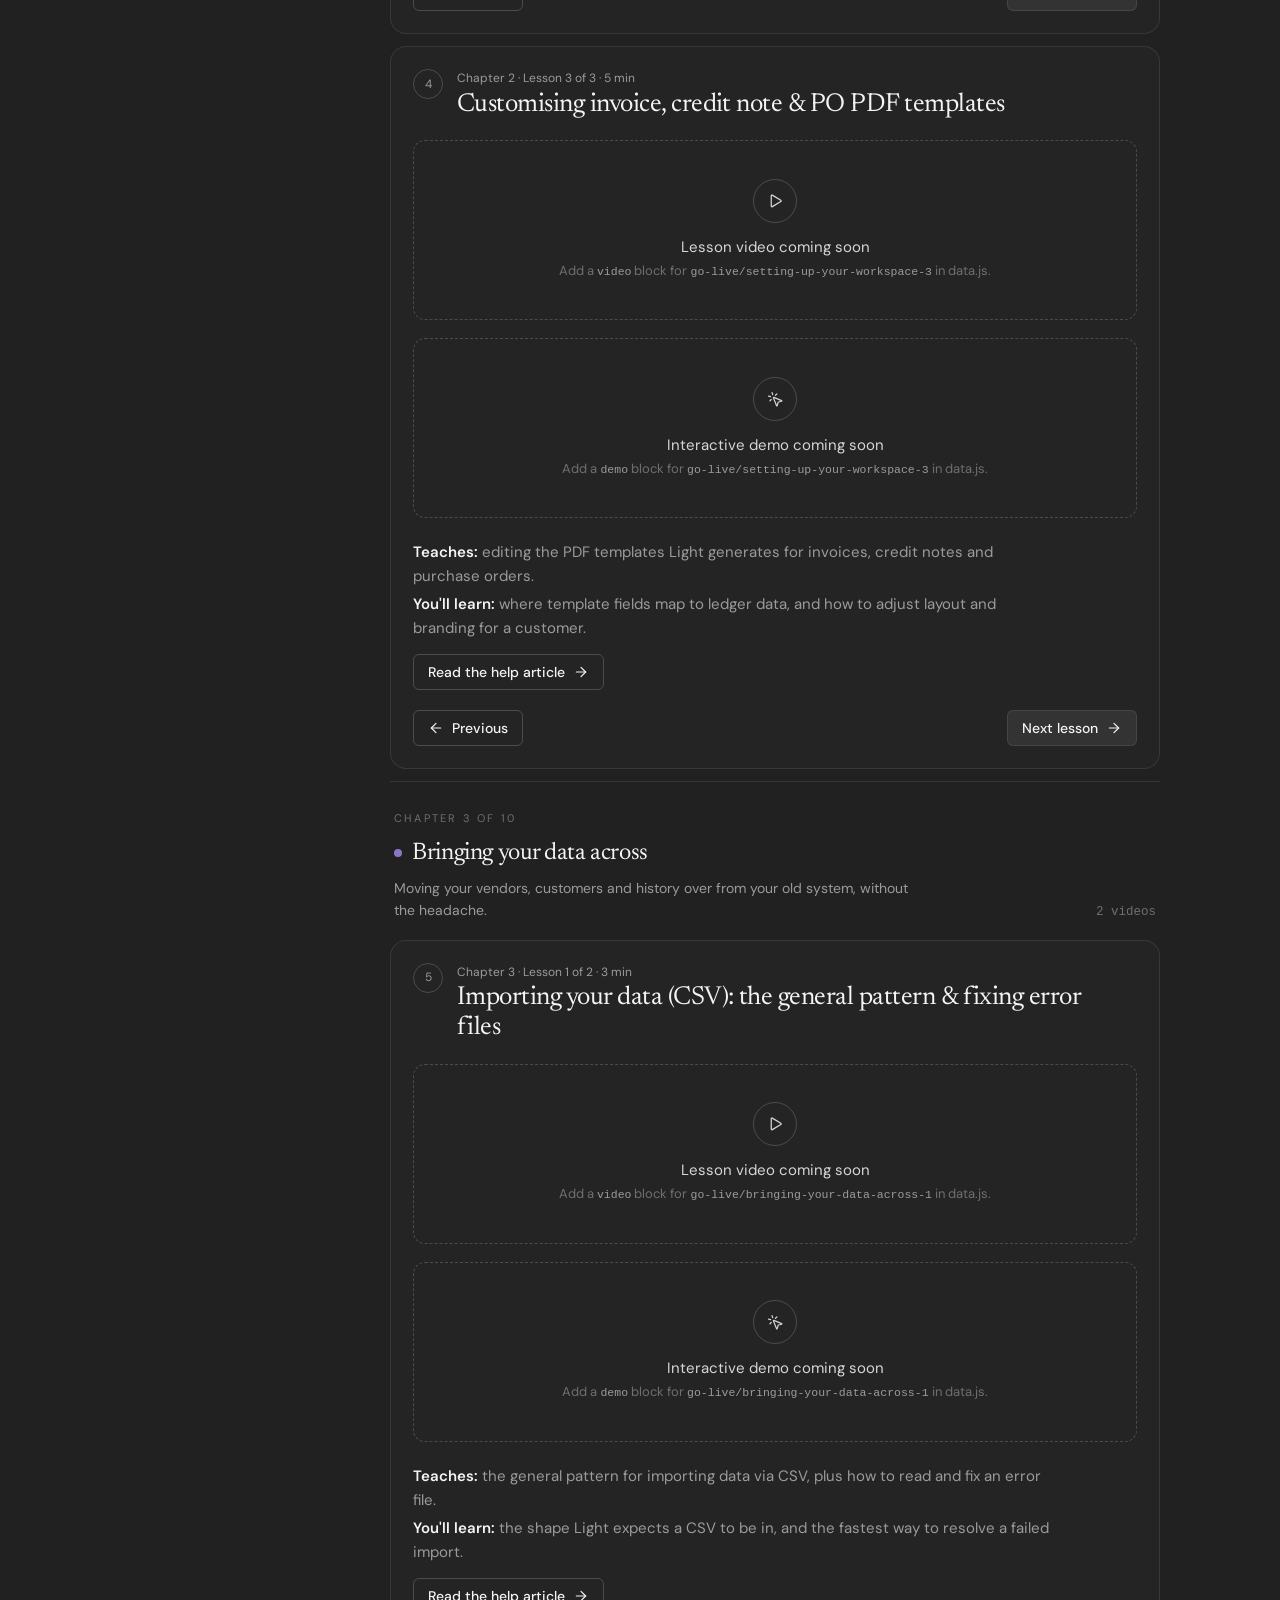
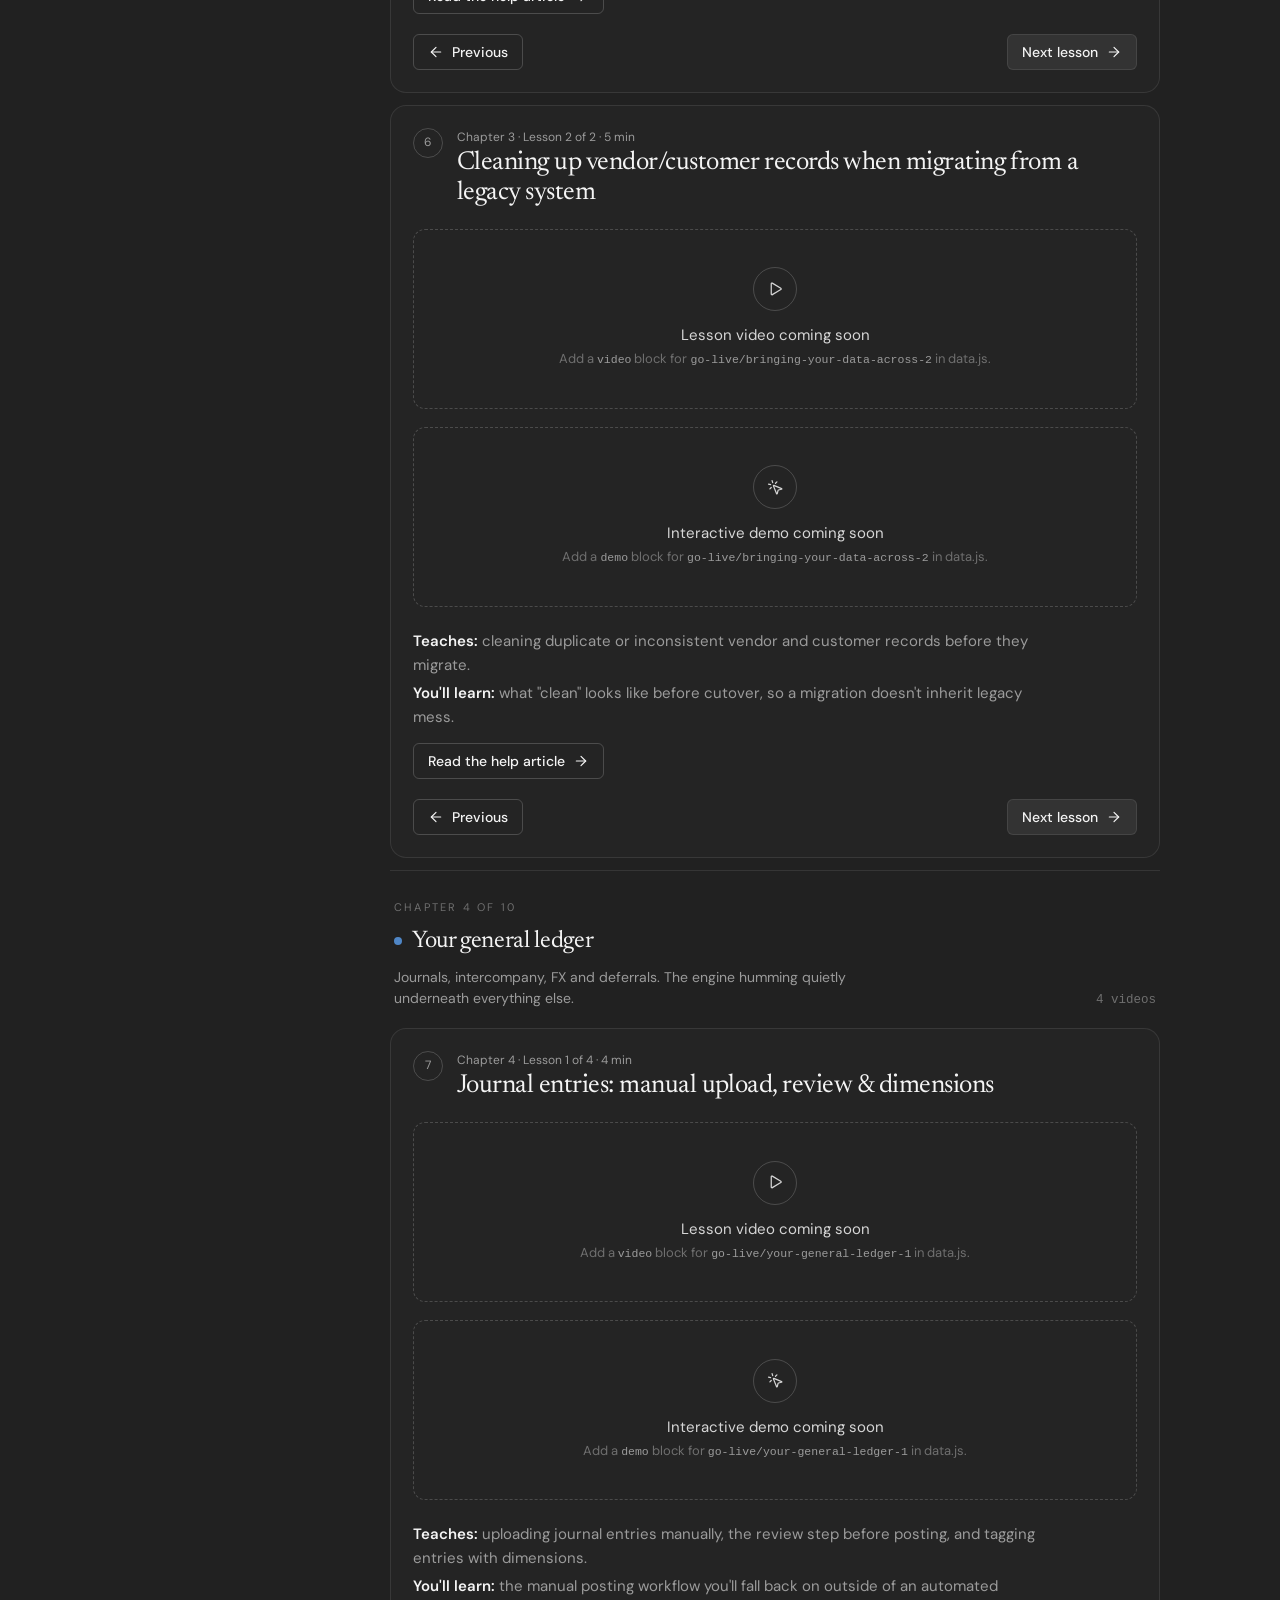
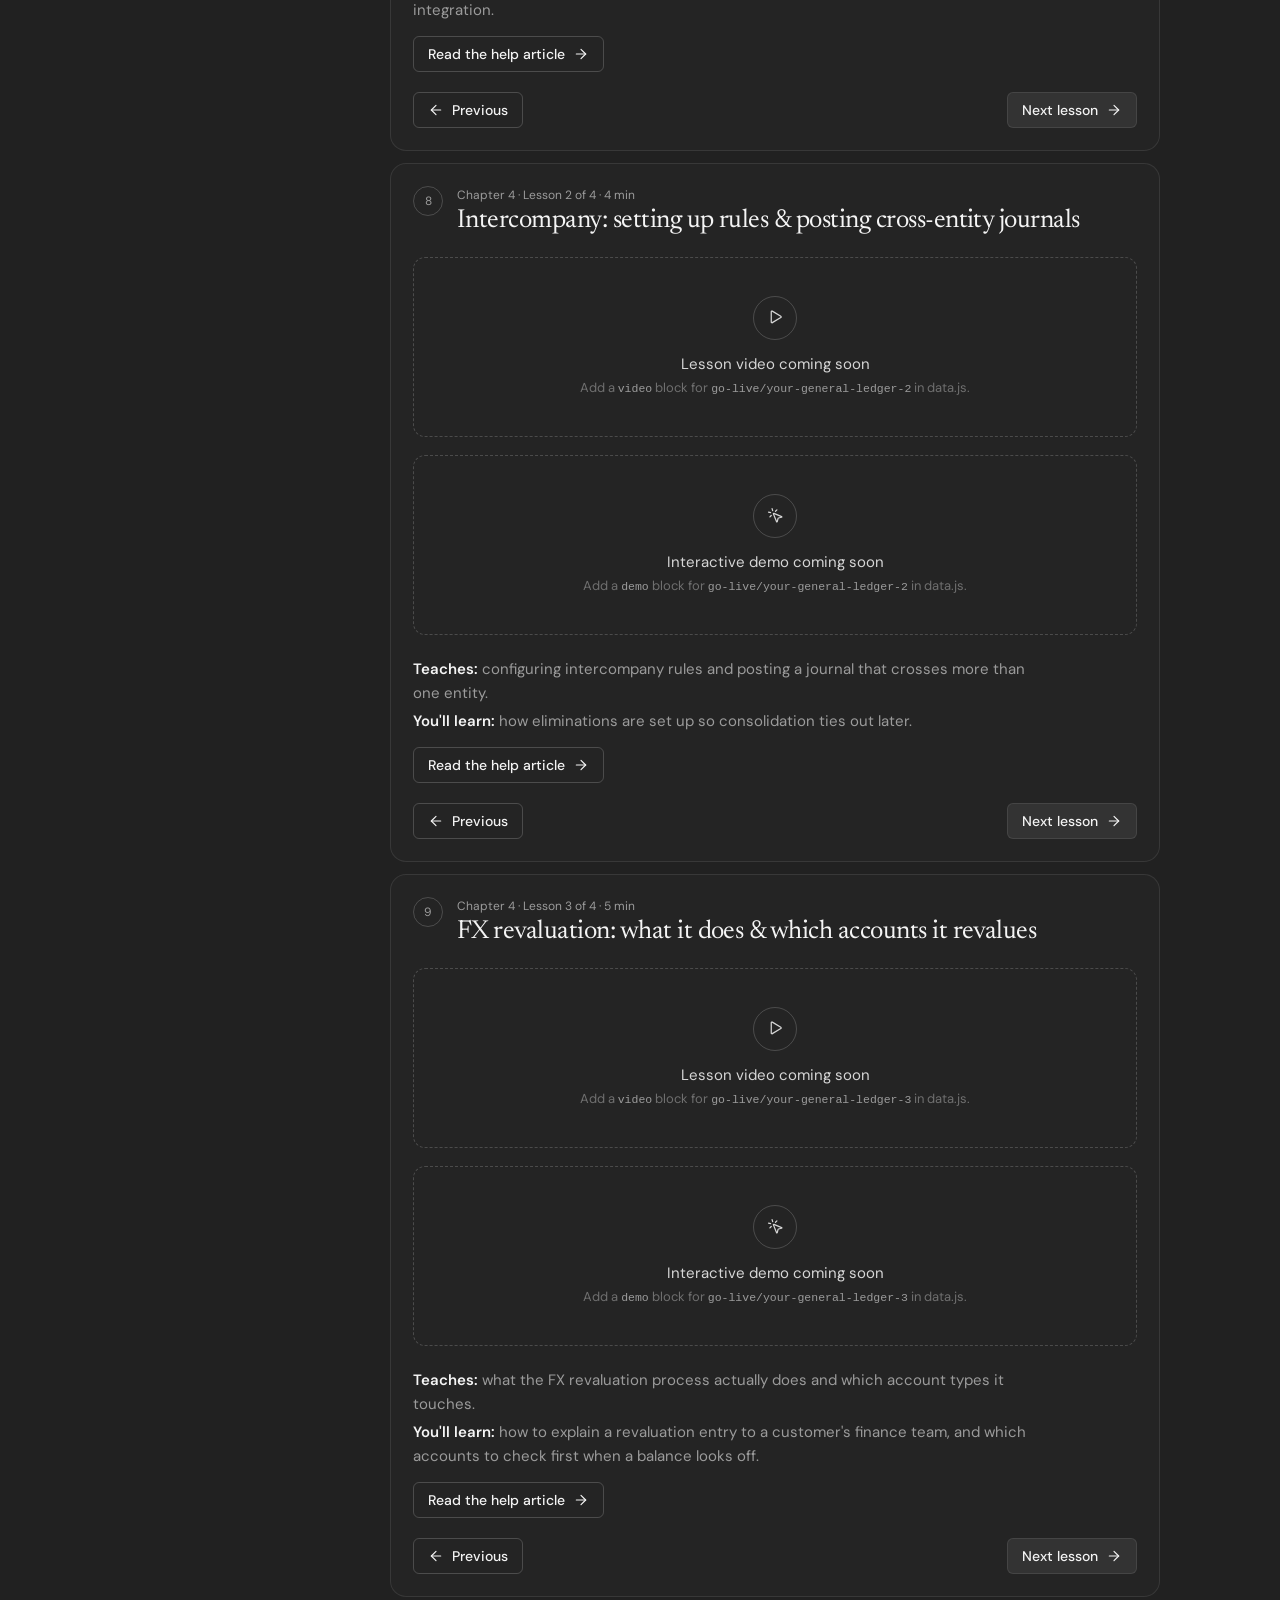
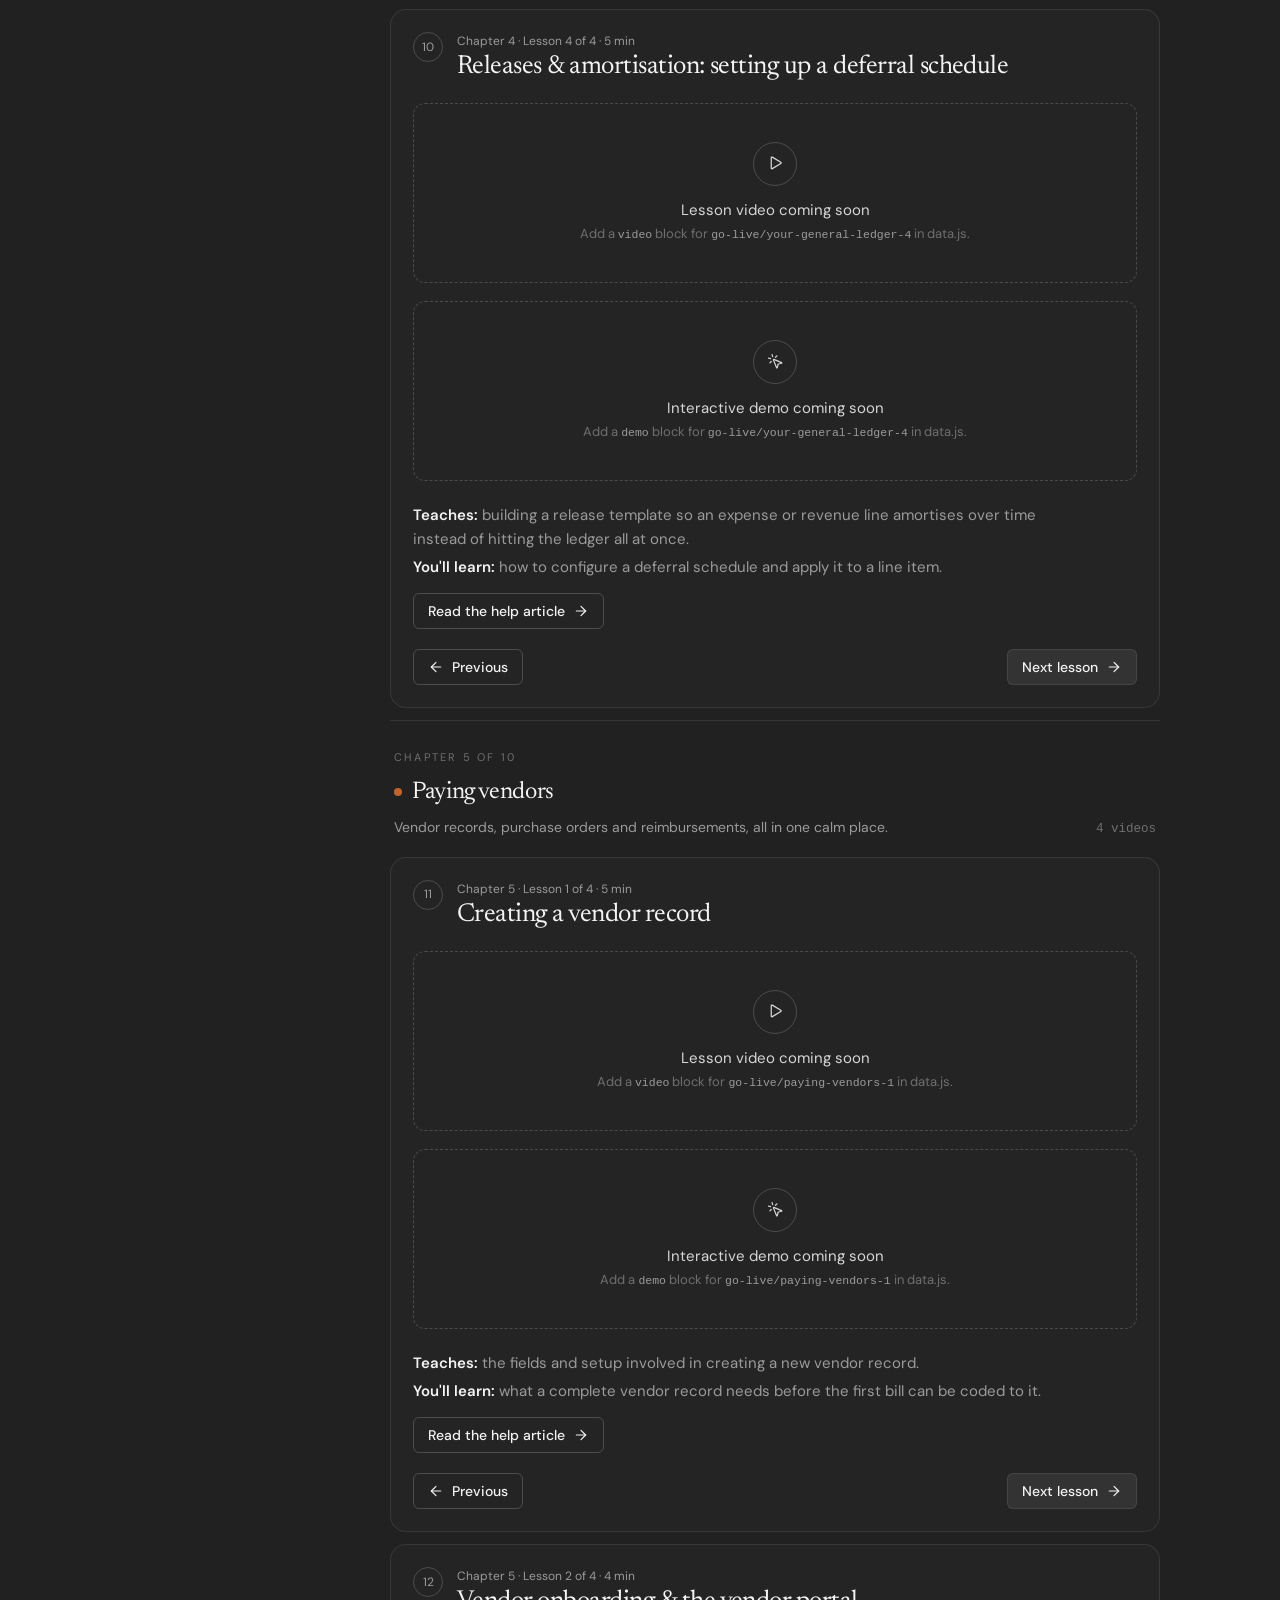
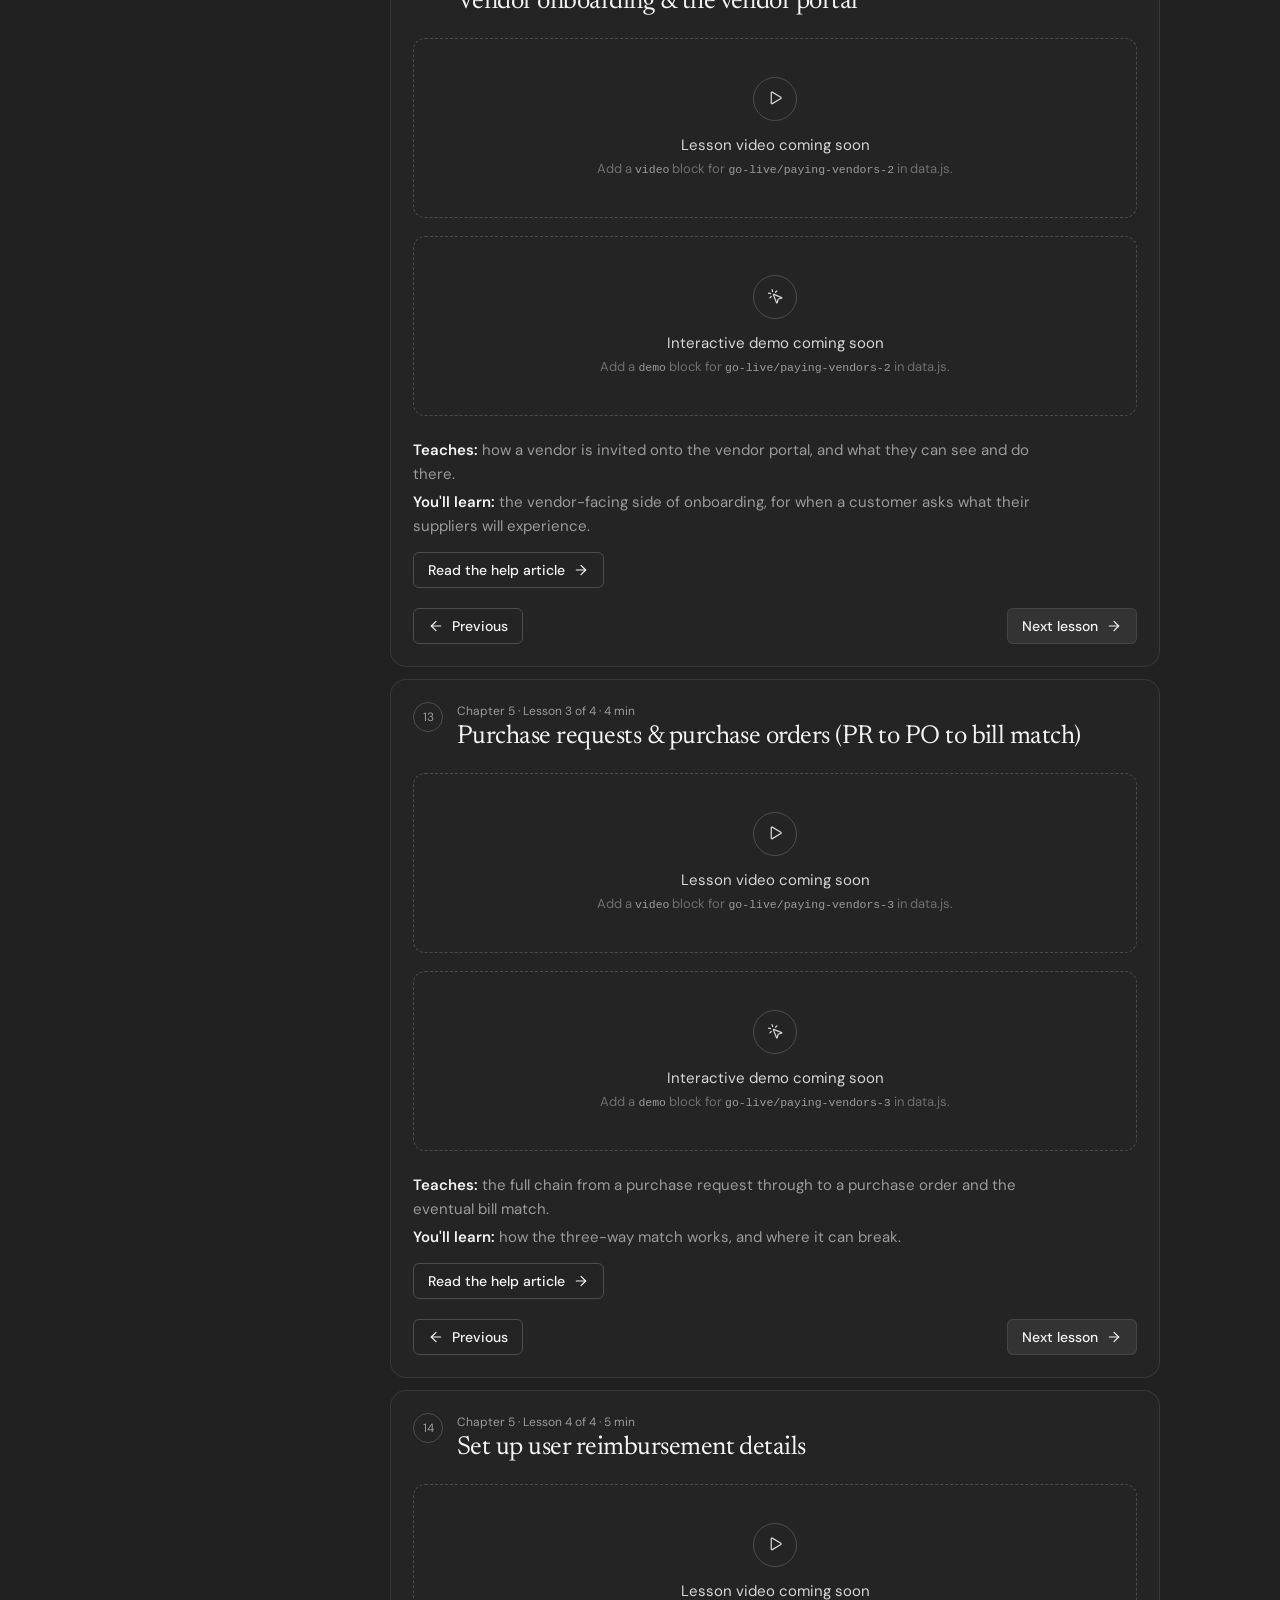
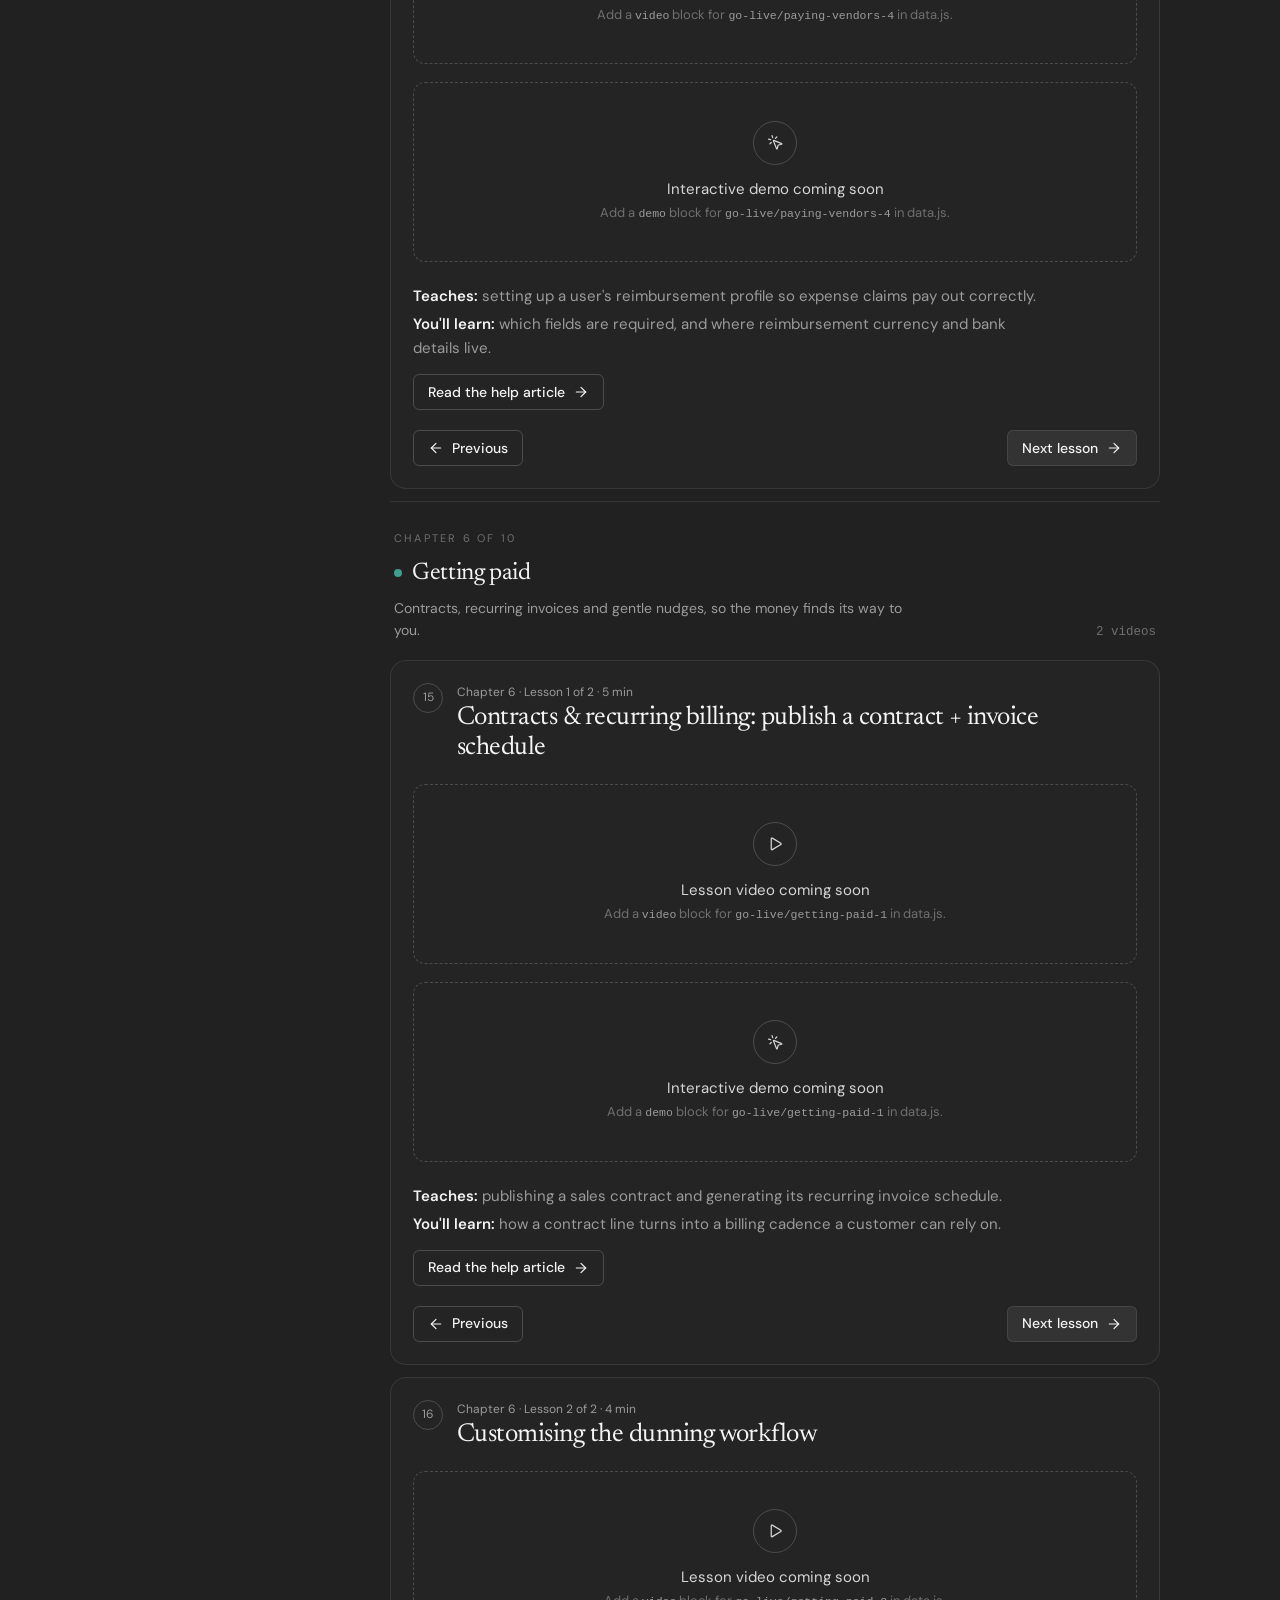
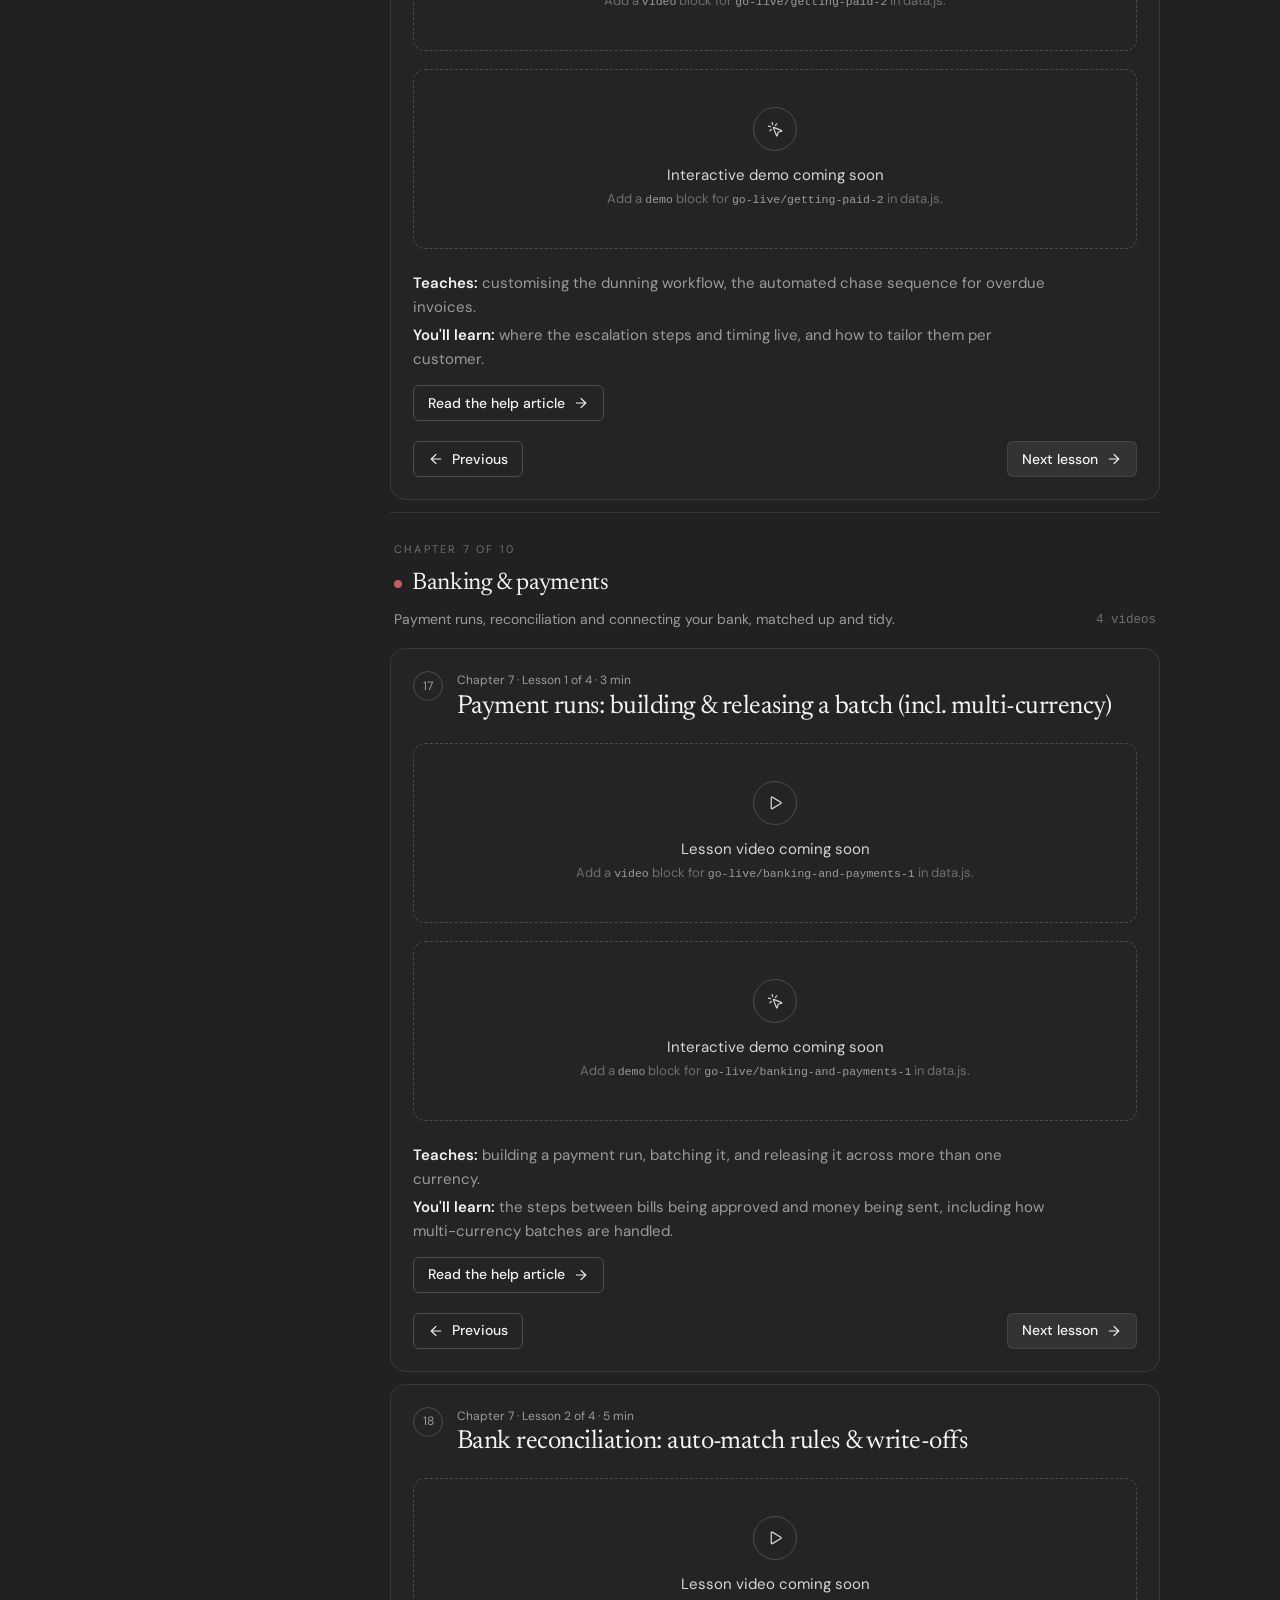
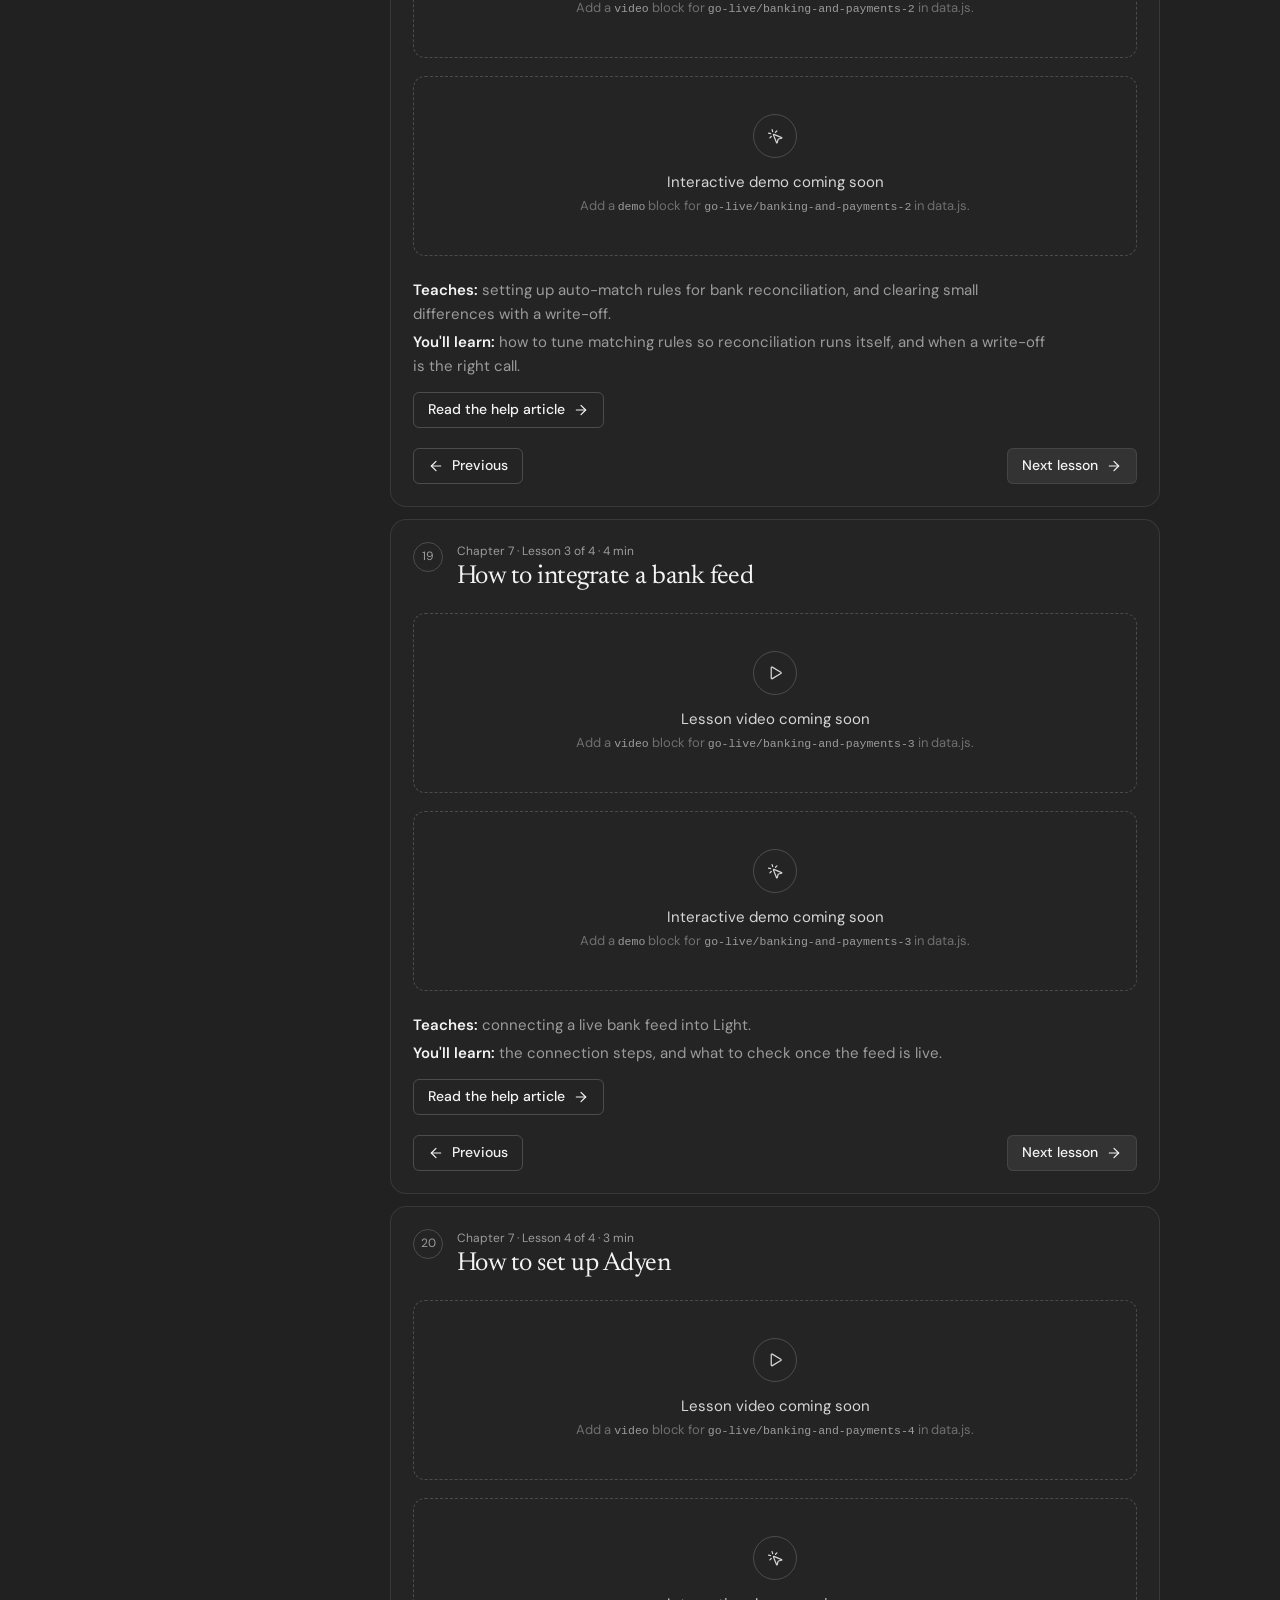
<file: paths/go-live.html>
<!doctype html>
<html lang="en">
<head>
  <meta charset="utf-8" />
  <meta name="viewport" content="width=device-width, initial-scale=1" />
  <title>Light Academy</title>
  <link rel="preconnect" href="https://fonts.googleapis.com" />
  <link rel="preconnect" href="https://fonts.gstatic.com" crossorigin />
  <link href="https://fonts.googleapis.com/css2?family=DM+Sans:ital,opsz,wght@0,9..40,400..600;1,9..40,400&family=Newsreader:ital,opsz,wght@0,6..72,400;0,6..72,500;1,6..72,400&display=swap" rel="stylesheet" />
  <link rel="stylesheet" href="../assets/css/styles.css" />
</head>
<!-- Placeholder lesson page for the "go-live" path. Replace with the real lesson page when it is ready. -->
<body data-page="lesson" data-role="go-live" data-base="../">
  <div class="scroll-progress" aria-hidden="true"><span></span></div>
  <header class="site-header" id="site-header"></header>
  <main id="lesson-root"></main>
  <footer class="site-footer" id="site-footer"></footer>
  <script src="../assets/js/data.js"></script>
  <script src="../assets/js/common.js"></script>
  <script src="../assets/js/yt-player.js"></script>
  <script src="../assets/js/lesson.js"></script>
</body>
</html>
</file>
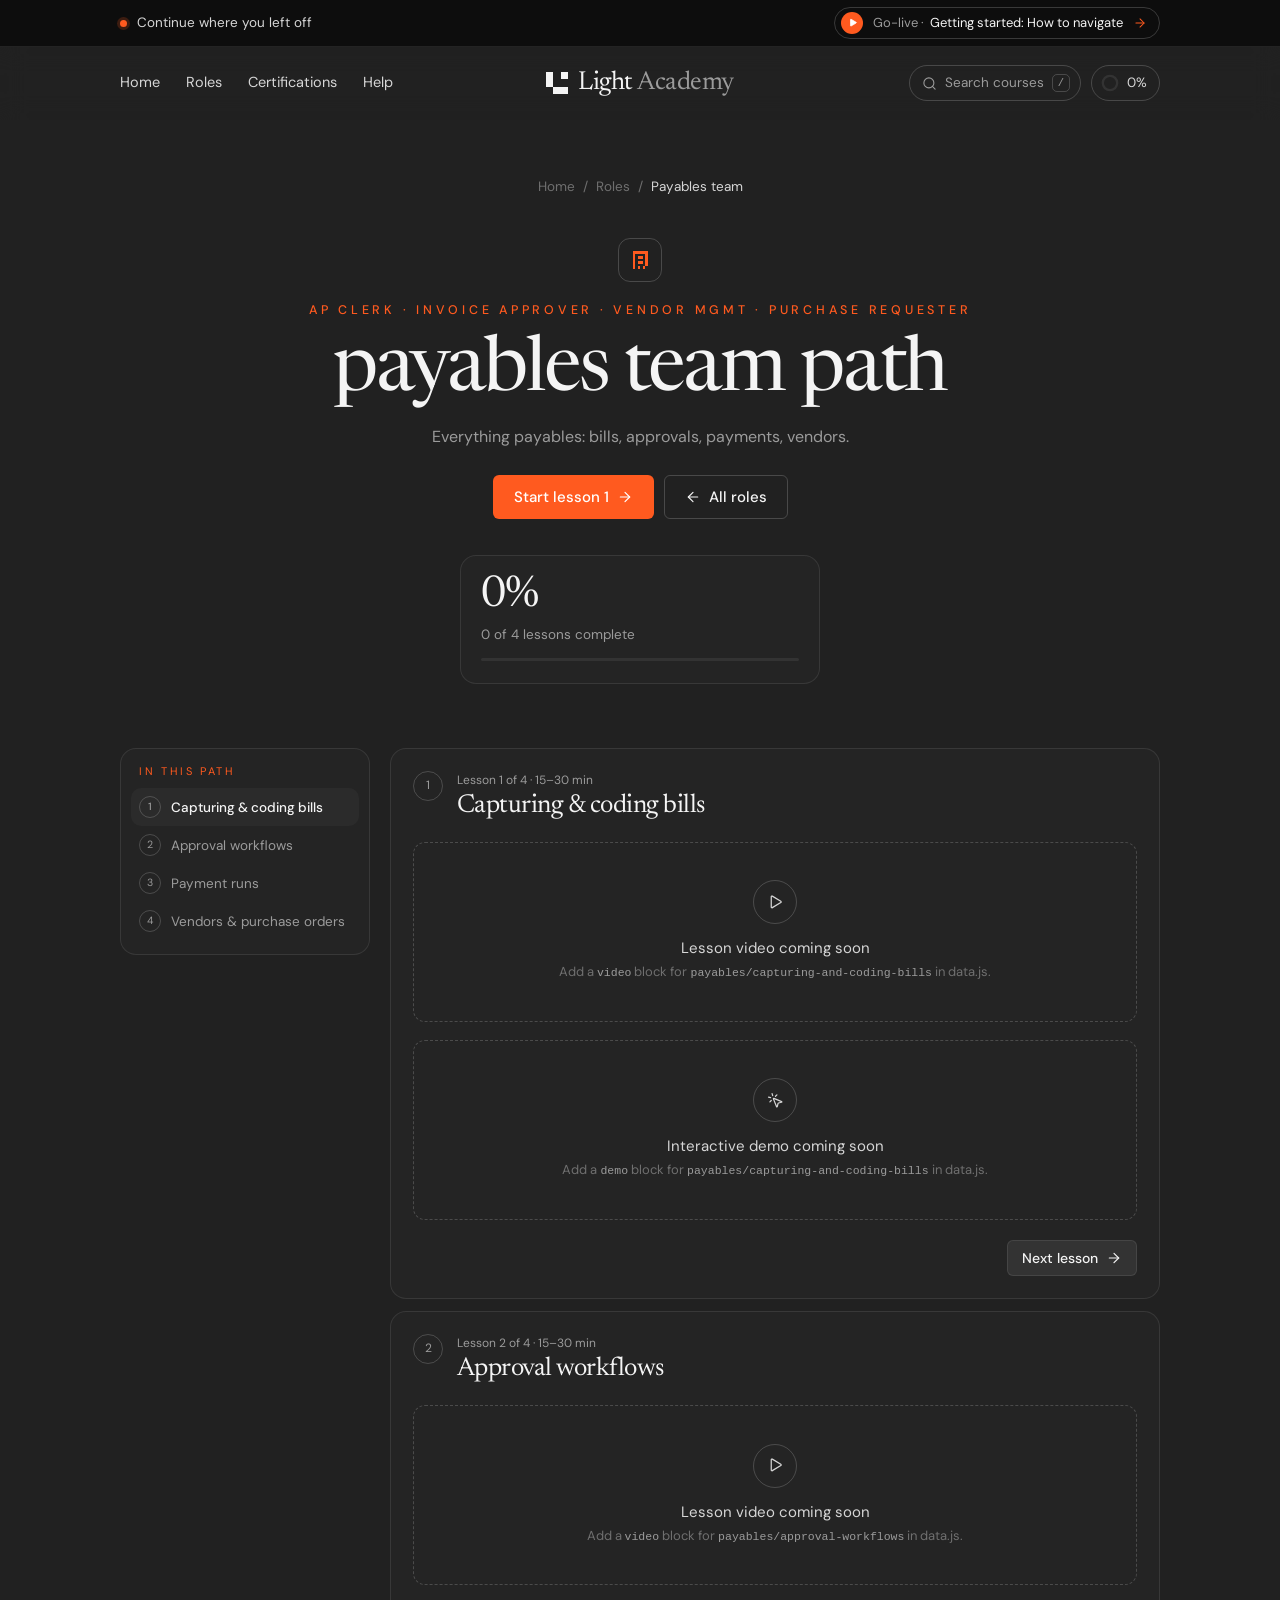
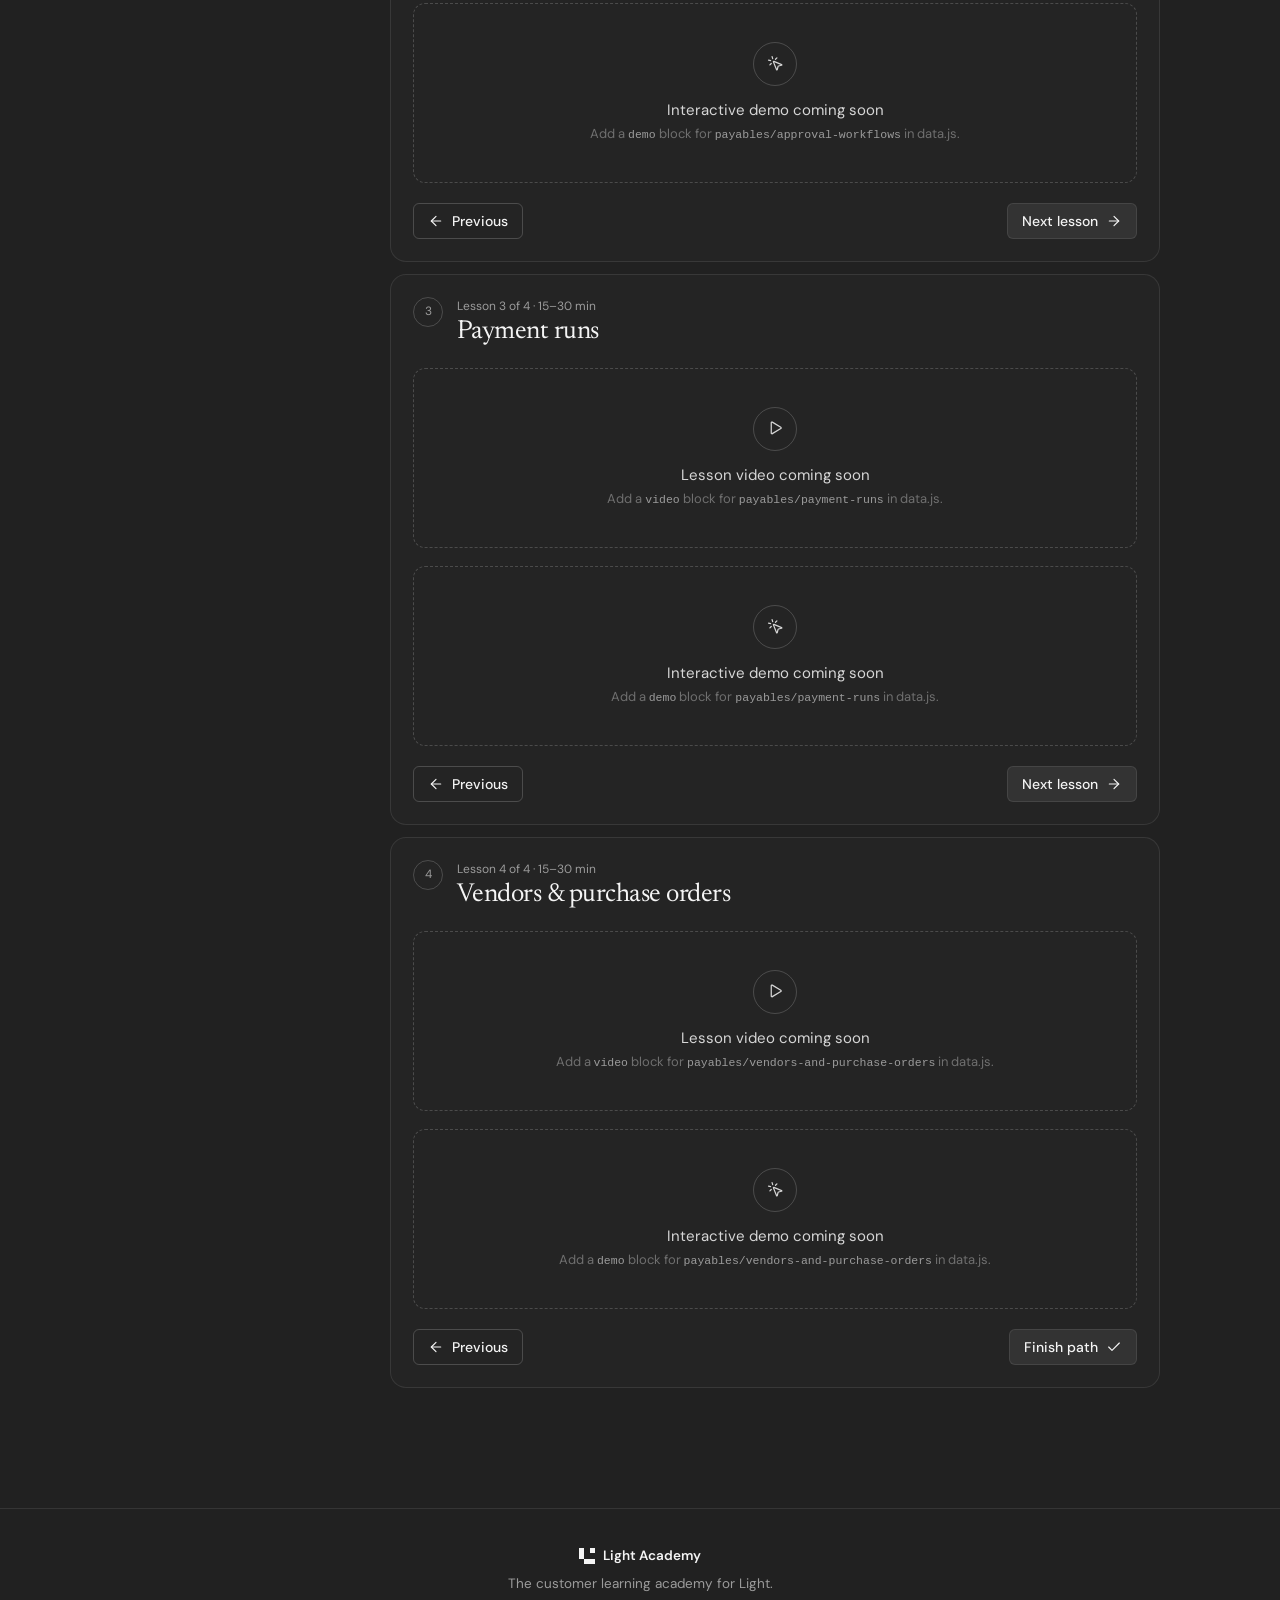
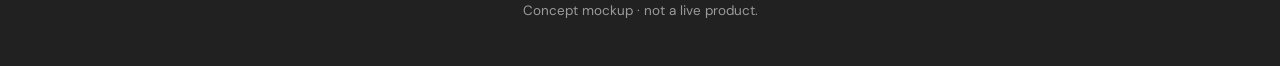
<file: paths/payables.html>
<!doctype html>
<html lang="en">
<head>
  <meta charset="utf-8" />
  <meta name="viewport" content="width=device-width, initial-scale=1" />
  <title>Light Academy</title>
  <link rel="preconnect" href="https://fonts.googleapis.com" />
  <link rel="preconnect" href="https://fonts.gstatic.com" crossorigin />
  <link href="https://fonts.googleapis.com/css2?family=DM+Sans:ital,opsz,wght@0,9..40,400..600;1,9..40,400&family=Newsreader:ital,opsz,wght@0,6..72,400;0,6..72,500;1,6..72,400&display=swap" rel="stylesheet" />
  <link rel="stylesheet" href="../assets/css/styles.css" />
</head>
<!-- Placeholder lesson page for the "payables" path. Replace with the real lesson page when it is ready. -->
<body data-page="lesson" data-role="payables" data-base="../">
  <div class="scroll-progress" aria-hidden="true"><span></span></div>
  <header class="site-header" id="site-header"></header>
  <main id="lesson-root"></main>
  <footer class="site-footer" id="site-footer"></footer>
  <script src="../assets/js/data.js"></script>
  <script src="../assets/js/common.js"></script>
  <script src="../assets/js/yt-player.js"></script>
  <script src="../assets/js/lesson.js"></script>
</body>
</html>
</file>
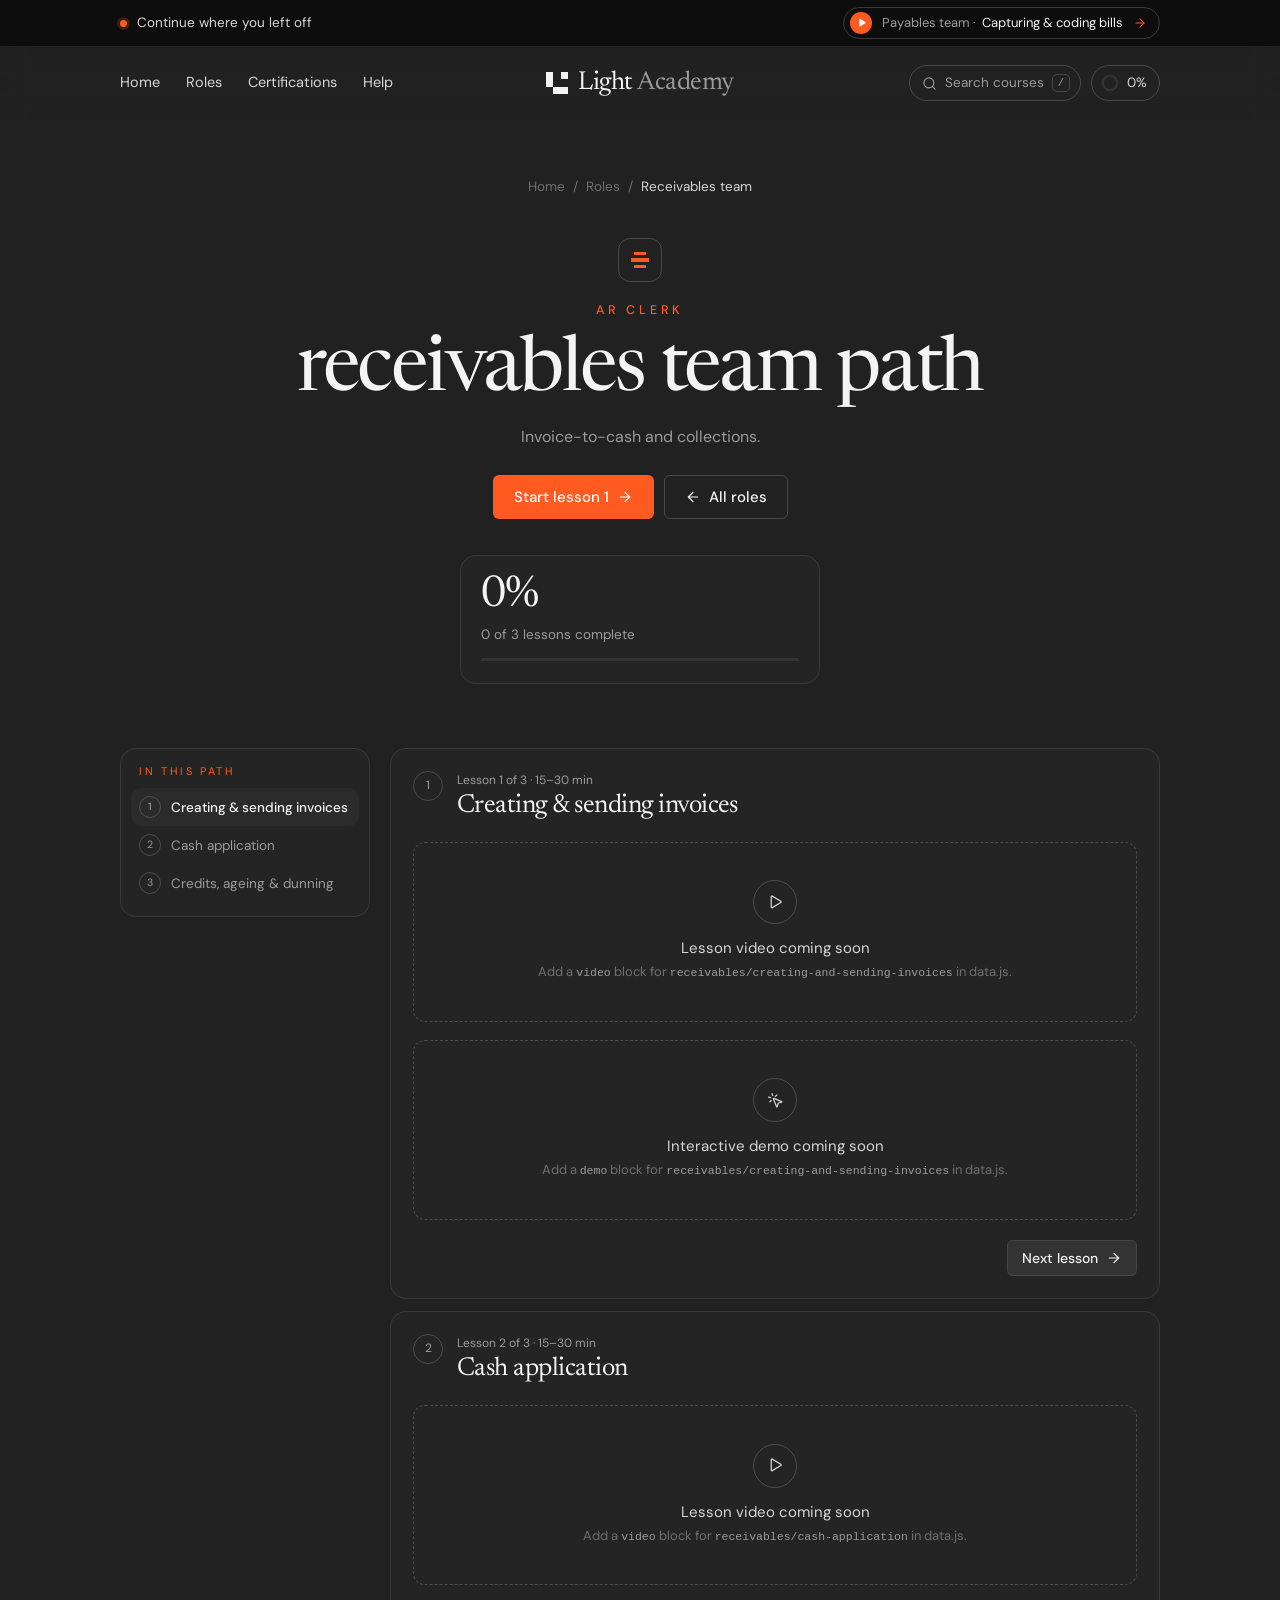
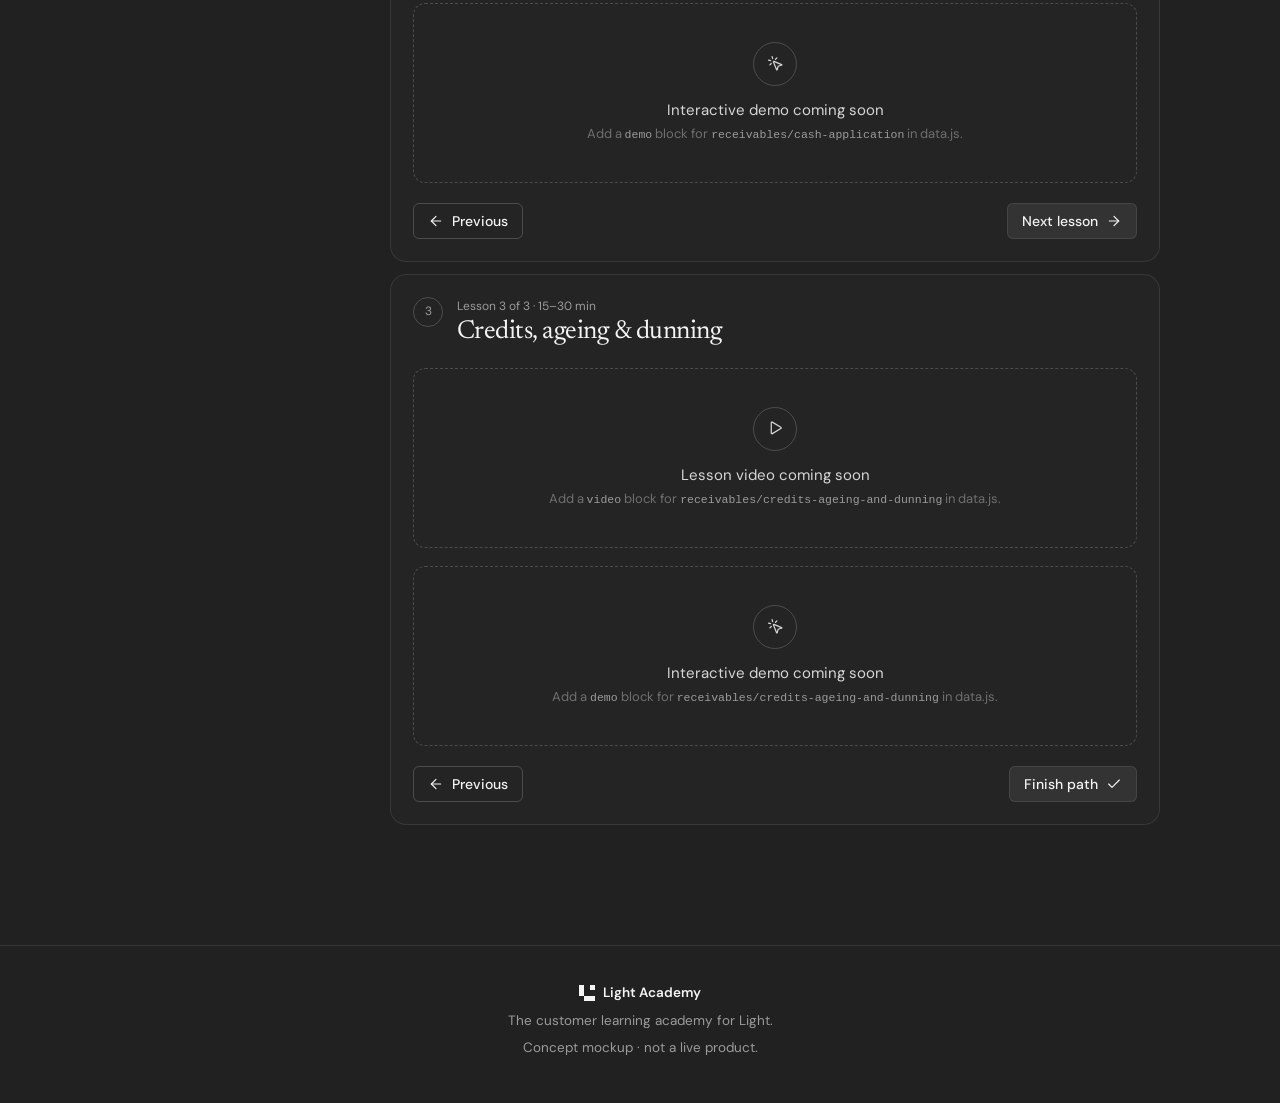
<file: paths/receivables.html>
<!doctype html>
<html lang="en">
<head>
  <meta charset="utf-8" />
  <meta name="viewport" content="width=device-width, initial-scale=1" />
  <title>Light Academy</title>
  <link rel="preconnect" href="https://fonts.googleapis.com" />
  <link rel="preconnect" href="https://fonts.gstatic.com" crossorigin />
  <link href="https://fonts.googleapis.com/css2?family=DM+Sans:ital,opsz,wght@0,9..40,400..600;1,9..40,400&family=Newsreader:ital,opsz,wght@0,6..72,400;0,6..72,500;1,6..72,400&display=swap" rel="stylesheet" />
  <link rel="stylesheet" href="../assets/css/styles.css" />
</head>
<!-- Placeholder lesson page for the "receivables" path. Replace with the real lesson page when it is ready. -->
<body data-page="lesson" data-role="receivables" data-base="../">
  <div class="scroll-progress" aria-hidden="true"><span></span></div>
  <header class="site-header" id="site-header"></header>
  <main id="lesson-root"></main>
  <footer class="site-footer" id="site-footer"></footer>
  <script src="../assets/js/data.js"></script>
  <script src="../assets/js/common.js"></script>
  <script src="../assets/js/yt-player.js"></script>
  <script src="../assets/js/lesson.js"></script>
</body>
</html>
</file>
<file: assets/css/styles.css>
/* ==========================================================================
   Light Academy
   Minimal dark theme, modelled on the Light app.
   Fonts are set once below (--font-*) so they are easy to swap.
   ========================================================================== */

:root {
  color-scheme: dark;

  /* Fonts, matched to light.inc: a serif for headings, a rounded sans for text. */
  --font-display: "Newsreader", "Iowan Old Style", Georgia, serif;
  --font-body: "DM Sans", system-ui, -apple-system, "Segoe UI", sans-serif;
  --font-mono: var(--font-body);

  /* Colour */
  --bg: #212121;
  --surface: #242424;
  --surface-2: #2b2b2b;
  --surface-3: #333333;
  --ink: #f4f4f4;
  --ink-2: #d6d6d6;
  --muted: #9b9b9b;
  --faint: #6f6f6f;
  --line: rgba(255, 255, 255, 0.09);
  --line-strong: rgba(255, 255, 255, 0.18);
  --accent: #ff5a1f;
  --accent-hover: #ff6a33;
  --success: #4ade80;
  --success-soft: rgba(74, 222, 128, 0.12);

  --radius: 16px;
  --radius-sm: 10px;
  --ease: cubic-bezier(0.22, 1, 0.36, 1);
}

*,
*::before,
*::after { box-sizing: border-box; }

html { scroll-behavior: smooth; -webkit-text-size-adjust: 100%; }

body {
  margin: 0;
  background: var(--bg);
  color: var(--ink);
  font-family: var(--font-body);
  font-size: 15px;
  line-height: 1.6;
  -webkit-font-smoothing: antialiased;
  -moz-osx-font-smoothing: grayscale;
  overflow-x: hidden;
}
body.no-scroll { overflow: hidden; }

a { color: inherit; text-decoration: none; }
button { font: inherit; color: inherit; cursor: pointer; }
svg { display: block; }
img { max-width: 100%; }
::selection { background: rgba(255, 255, 255, 0.2); }
:focus-visible { outline: 2px solid rgba(255, 255, 255, 0.7); outline-offset: 3px; border-radius: 8px; }

.container { width: min(1040px, 100% - 32px); margin-inline: auto; }
.muted { color: var(--muted); }
.small { font-size: 13px; }

/* ---------- Logo ---------- */
.logo-mark { width: 20px; height: 20px; flex: none; color: var(--ink); }
.logo-mark rect { fill: currentColor; }

/* ---------- Top bar ---------- */
.scroll-progress { position: fixed; inset: 0 0 auto 0; height: 2px; z-index: 60; pointer-events: none; }
.scroll-progress span { display: block; height: 100%; background: rgba(255, 255, 255, 0.55); transform: scaleX(0); transform-origin: left; }

/* "Continue where you left off": a slim bar above the header for returning learners. */
.resume-bar { background: #0d0d0d; border-bottom: 1px solid var(--line); animation: resume-in 0.5s var(--ease) both; }
.resume-inner { display: flex; align-items: center; justify-content: space-between; gap: 16px; min-height: 46px; padding: 6px 0; }
.resume-label { display: inline-flex; align-items: center; gap: 10px; margin: 0; color: var(--ink-2); font-size: 13.5px; white-space: nowrap; }
.resume-dot { width: 7px; height: 7px; flex: none; border-radius: 50%; background: var(--accent); box-shadow: 0 0 0 3px rgba(255, 90, 31, 0.2); }
.resume-btn {
  display: inline-flex; align-items: center; gap: 10px; min-width: 0; height: 32px; padding: 0 12px 0 6px;
  border: 1px solid var(--line-strong); border-radius: 999px; color: var(--ink); font-size: 13px;
  transition: transform 0.2s var(--ease), border-color 0.2s;
}
.resume-btn:hover { transform: scale(1.03); border-color: rgba(255, 255, 255, 0.35); }
.resume-play { display: grid; place-items: center; width: 22px; height: 22px; flex: none; border-radius: 50%; background: var(--accent); color: #fff; }
.resume-play svg { width: 10px; height: 10px; margin-left: 1px; fill: currentColor; }
.resume-text { min-width: 0; overflow: hidden; text-overflow: ellipsis; white-space: nowrap; }
.resume-path { margin-right: 6px; color: var(--muted); }
.resume-path::after { content: " ·"; }
.resume-btn > svg { width: 14px; height: 14px; flex: none; color: var(--accent); }
@keyframes resume-in { from { opacity: 0; transform: translateY(-100%); } }

.site-header {
  position: sticky; top: 0; z-index: 50;
  background: rgba(33, 33, 33, 0.82);
  backdrop-filter: saturate(1.2) blur(12px);
  -webkit-backdrop-filter: saturate(1.2) blur(12px);
  border-bottom: 1px solid transparent;
  transition: border-color 0.25s;
}
.site-header.scrolled { border-bottom-color: var(--line); }
.header-inner { display: grid; grid-template-columns: 1fr auto 1fr; align-items: center; gap: 16px; height: 72px; }

.brand { display: inline-flex; align-items: center; gap: 10px; justify-self: center; }
.brand .logo-mark { width: 22px; height: 22px; }
.brand-text { white-space: nowrap; font-family: var(--font-display); font-size: 26px; line-height: 1; letter-spacing: -0.02em; }
.brand-text span { color: var(--muted); }

.nav { position: relative; display: flex; gap: 26px; justify-self: start; }
.nav-link { position: relative; padding: 6px 0; color: var(--ink-2); font-size: 14.5px; transition: color 0.2s; }
.nav-link:hover, .nav-link.active { color: var(--ink); }
/* A thin orange line under the section you are in. */
.nav-indicator {
  position: absolute; bottom: -2px; left: 0; height: 1.5px; background: var(--accent); opacity: 0;
  transition: transform 0.4s var(--ease), width 0.4s var(--ease), opacity 0.2s;
}

.header-actions { display: flex; align-items: center; gap: 10px; justify-self: end; }
.search-trigger {
  display: inline-flex; align-items: center; gap: 8px; height: 36px; padding: 0 10px 0 12px;
  border: 1px solid var(--line-strong); border-radius: 999px; background: transparent;
  color: var(--muted); font-size: 13.5px;
}
.search-trigger svg { width: 15px; height: 15px; }
kbd {
  font-variant-numeric: tabular-nums; font-size: 10.5px; line-height: 1;
  padding: 3px 5px; border-radius: 5px; border: 1px solid var(--line-strong); color: var(--muted);
}

/* Progress button: a tiny ring that fills to the learner's percentage. */
.progress-wrap { position: relative; }
.progress-btn {
  display: inline-flex; align-items: center; gap: 8px; height: 36px; padding: 0 12px 0 9px;
  border: 1px solid var(--line-strong); border-radius: 999px; background: transparent;
  color: var(--ink-2); font-size: 13.5px; font-variant-numeric: tabular-nums;
  transition: transform 0.2s var(--ease), border-color 0.2s;
}
.progress-btn:hover { transform: scale(1.03); }
.progress-wrap.open .progress-btn { border-color: rgba(255, 255, 255, 0.35); color: var(--ink); }
.mini-ring { width: 18px; height: 18px; transform: rotate(-90deg); }
.mini-ring circle { fill: none; stroke-width: 2.6; }
.mr-track { stroke: var(--surface-3); }
.mr-fill { stroke: var(--accent); stroke-linecap: round; transition: stroke-dashoffset 1.2s var(--ease) 0.3s; }

.progress-menu {
  position: absolute; right: 0; top: calc(100% + 10px); width: 300px; max-width: calc(100vw - 32px); padding: 16px;
  background: var(--surface); border: 1px solid var(--line-strong); border-radius: 14px;
  box-shadow: 0 24px 48px -24px rgba(0, 0, 0, 0.85);
  opacity: 0; transform: translateY(-4px); pointer-events: none; transition: opacity 0.18s, transform 0.22s var(--ease);
}
.progress-wrap.open .progress-menu { opacity: 1; transform: none; pointer-events: auto; }
.pm-label { margin: 0 0 12px; color: var(--accent); font-size: 10.5px; letter-spacing: 0.24em; text-transform: uppercase; }
.pm-row { display: flex; align-items: baseline; justify-content: space-between; gap: 12px; }
.pm-path { font-family: var(--font-display); font-size: 20px; letter-spacing: -0.01em; }
.pm-pct { color: var(--ink-2); font-size: 13px; font-variant-numeric: tabular-nums; }
.pm-bar { height: 3px; margin: 10px 0 8px; border-radius: 9px; background: var(--surface-3); overflow: hidden; }
.pm-bar span { display: block; height: 100%; width: 0; border-radius: 9px; background: var(--accent); transition: width 0.8s var(--ease) 0.05s; }
.progress-wrap.open .pm-bar span { width: var(--w); }
.pm-meta { margin: 0 0 12px; color: var(--muted); font-size: 12.5px; }
.pm-link {
  display: flex; align-items: center; justify-content: space-between; gap: 12px; padding: 11px 0;
  border-top: 1px solid var(--line); color: var(--ink-2); font-size: 14px;
}
.pm-link:hover { color: var(--ink); }
.pm-link > span { min-width: 0; line-height: 1.4; }
.pm-link svg { width: 15px; height: 15px; flex: none; color: var(--accent); transition: transform 0.2s var(--ease); }
.pm-link:hover svg { transform: translateX(2px); }
.pm-kicker { margin-right: 6px; color: var(--muted); }

.nav-toggle { display: none; }

/* ---------- Cards ---------- */
.glass {
  position: relative;
  background: var(--surface);
  border: 1px solid var(--line);
  border-radius: var(--radius);
}

/* ---------- Buttons ---------- */
.btn {
  display: inline-flex; align-items: center; justify-content: center; gap: 8px;
  height: 44px; padding: 0 20px; border: 1px solid transparent; border-radius: 6px;
  font-size: 15px; font-weight: 500; white-space: nowrap;
  transition: transform 0.2s var(--ease), background 0.2s;
}
.btn:hover { transform: scale(1.03); }
.btn:active { transform: scale(0.99); }
.btn-icon { display: inline-flex; }
.btn-icon svg { width: 16px; height: 16px; }
.btn-primary { background: var(--accent); color: #fff; }
.btn-primary:hover { background: var(--accent-hover); }
.btn-ghost { background: transparent; color: var(--ink); border-color: var(--line-strong); }
.btn-dark { background: var(--surface-3); color: var(--ink); border-color: var(--line); }
.btn-sm { height: 36px; padding: 0 14px; font-size: 14px; }

/* Orange text link with an arrow, like "See the ledger ->" on light.inc. */
.text-link { display: inline-flex; align-items: center; gap: 6px; color: var(--accent); font-size: 15px; }
.text-link svg { width: 15px; height: 15px; }

/* ---------- Pills + labels ---------- */
.pill {
  display: inline-flex; align-items: center; gap: 6px; height: 26px; padding: 0 10px;
  border-radius: 999px; border: 1px solid var(--line-strong);
  font-size: 12px; font-weight: 500; white-space: nowrap; color: var(--ink-2);
}
.pill svg { width: 13px; height: 13px; }
.pill-done, .pill-done-soft, .pill-live { background: var(--success-soft); border-color: transparent; color: var(--success); }
.pill-next { height: 20px; margin-left: 10px; padding: 0 8px; background: var(--ink); border-color: transparent; color: #161616; font-size: 11px; }
.pill-locked { color: var(--muted); }
.pill-start { color: var(--ink); }

/* Small orange label with wide spacing, like "HOW IT WORKS". */
.eyebrow { margin: 0 0 14px; color: var(--accent); font-size: 12.5px; font-weight: 500; letter-spacing: 0.3em; text-transform: uppercase; }

/* ---------- Hero ---------- */
.hero { padding: 96px 0 8px; text-align: center; }
.hero-copy { display: flex; flex-direction: column; align-items: center; }
.hero-title {
  margin: 0 0 18px;
  font-family: var(--font-display); font-weight: 400;
  font-size: clamp(48px, 8vw, 92px); line-height: 1; letter-spacing: -0.03em;
}
.hero-title .word { display: inline-block; animation: fade-up 0.7s var(--ease) both; animation-delay: calc(var(--i, 0) * 0.06s); }
.hero-title .accent em { font-style: italic; color: var(--accent); padding-right: 0.04em; }
@keyframes fade-up { from { opacity: 0; transform: translateY(12px); } to { opacity: 1; transform: none; } }

.hero-lede, .section-lede { margin: 0 auto 10px; max-width: 34em; color: var(--ink-2); font-size: 20px; line-height: 1.5; }
.hero-sub { margin: 0 auto 32px; max-width: 36em; color: var(--muted); font-size: 16px; }
.hero-actions { display: flex; flex-wrap: wrap; justify-content: center; gap: 10px; }

.hero-visual { position: relative; max-width: 980px; margin: 56px auto 0; }
.iso svg { display: block; width: 100%; height: auto; }
.iso-blocks { width: min(640px, 100%); margin: 0 auto; }
.iso-ledger { width: min(420px, 90%); margin: 8px auto 48px; }
.progress-card {
  position: absolute; top: 12px; right: 0; display: block; width: 300px; padding: 16px 18px 12px; text-align: left;
  background: rgba(36, 36, 36, 0.92); border: 1px solid var(--line-strong); border-radius: 12px;
  backdrop-filter: blur(6px); -webkit-backdrop-filter: blur(6px);
}
.progress-card-label { margin: 0 0 12px; color: var(--muted); font-size: 11px; letter-spacing: 0.2em; text-transform: uppercase; }
.progress-card-row { display: flex; align-items: center; gap: 14px; }
.progress-card-title { margin: 0; font-weight: 500; font-size: 14.5px; }
.progress-card-sub { margin: 2px 0 0; color: var(--muted); font-size: 13px; }
.progress-card-next {
  display: flex; align-items: center; justify-content: space-between; gap: 12px;
  margin-top: 12px; padding-top: 10px; border-top: 1px solid var(--line);
  color: var(--muted); font-size: 13px;
}
.progress-card-next strong { color: var(--ink); font-weight: 500; }
.progress-card-go svg { width: 16px; height: 16px; color: var(--muted); }

.ring { position: relative; width: 48px; height: 48px; flex: none; }
.ring svg { width: 100%; height: 100%; transform: rotate(-90deg); }
.ring circle { fill: none; stroke-width: 5; }
.ring-track { stroke: var(--surface-3); }
.ring-fill { stroke: var(--accent); stroke-linecap: round; }
.ring-value { position: absolute; inset: 0; display: grid; place-items: center; font-size: 11.5px; font-variant-numeric: tabular-nums; }

/* ---------- Get started banner ---------- */
.start-banner {
  display: flex; align-items: center; justify-content: space-between; gap: 20px;
  margin-top: 64px; padding: 26px 28px; border-radius: var(--radius);
  background: var(--surface); border: 1px solid var(--line);
}
.start-banner:hover { border-color: var(--line-strong); }
.start-banner-title { margin: 0 0 4px; font-family: var(--font-display); font-size: 30px; font-weight: 400; letter-spacing: -0.02em; line-height: 1.15; }
.start-banner-sub { margin: 0; color: var(--muted); font-size: 14px; }

/* ---------- Sections ---------- */
.section { padding: 112px 0 0; scroll-margin-top: 64px; }
#home { scroll-margin-top: 120px; }
.section-head { margin: 0 auto 48px; max-width: 720px; text-align: center; }
.section-title { margin: 0 0 16px; font-family: var(--font-display); font-weight: 400; font-size: clamp(40px, 5.6vw, 64px); line-height: 1.05; letter-spacing: -0.03em; }
.section-sub { margin: 0 auto; max-width: 38em; color: var(--muted); font-size: 16px; }
/* Full-width black band, like "Operates the business." */
.band { margin-top: 112px; padding: 104px 0; background: #0d0d0d; }
.band + .section { padding-top: 112px; }

/* ---------- Icons in tiles ---------- */
.role-icon, .cert-icon { display: block; flex: none; color: var(--accent); }
.role-icon svg, .cert-icon svg { width: 24px; height: 24px; }
.path-icon {
  display: grid; place-items: center; flex: none; width: 40px; height: 40px; border-radius: var(--radius-sm);
  border: 1px solid var(--line-strong); color: var(--accent);
}
.path-icon svg { width: 19px; height: 19px; }

/* ---------- Role grid ---------- */
.role-grid, .cert-grid { display: grid; grid-template-columns: repeat(3, 1fr); column-gap: 32px; row-gap: 36px; }
.role-card, .cert-card {
  position: relative; display: flex; flex-direction: column; align-items: flex-start; text-align: left;
  padding: 20px 0 0; border: 0; border-top: 1px solid var(--line-strong); border-radius: 0; background: none;
  transition: border-color 0.2s, opacity 0.6s var(--ease), translate 0.6s var(--ease);
}
.role-toggle {
  display: flex; flex-direction: column; align-items: flex-start; width: 100%; padding: 0; border: 0; background: none;
  text-align: left; color: inherit; cursor: pointer;
}
.role-card { will-change: transform; }
/* Open card: spans the full row and becomes a box holding its path. */
.role-card.expanded {
  grid-column: 1 / -1; scroll-margin-top: 90px; padding: 22px 24px 8px; border-top-color: var(--accent);
  background: var(--surface); border-radius: var(--radius); box-shadow: inset 0 1px 0 var(--accent);
}
.role-card.expanded .tag { top: 22px; right: 24px; }
.role-card.expanded .role-name { font-size: 28px; }
.rv-close { display: none; }
.role-card.expanded .rv-open { display: none; }
.role-card.expanded .rv-close { display: inline; }
.role-card.expanded .role-view svg { transform: rotate(-90deg); }
.role-view svg { transition: transform 0.3s var(--ease); }
.role-panel { display: grid; width: 100%; grid-template-rows: 0fr; opacity: 0; transition: grid-template-rows 0.45s var(--ease), opacity 0.3s ease; }
.role-panel-inner { min-height: 0; overflow: hidden; }
.role-card.open .role-panel { grid-template-rows: 1fr; opacity: 1; }
.role-panel .path-head { margin-top: 18px; padding-top: 18px; border-top: 1px solid var(--line); }
.role-panel .path-head p { margin: 0; color: var(--ink-2); font-size: 15px; }
.role-panel .course-list li { opacity: 0; transform: translateY(6px); }
.role-card.open .role-panel .course-list li { opacity: 1; transform: none; transition-delay: calc(0.12s + var(--i) * 0.045s); }
.role-card .tag { position: absolute; top: 20px; right: 0; color: var(--muted); font-size: 9.5px; letter-spacing: 0.2em; text-transform: uppercase; }
.role-name, .cert-card h3 { margin: 14px 0 6px; font-family: var(--font-display); font-size: 22px; font-weight: 400; letter-spacing: -0.02em; line-height: 1.15; }
.role-sub, .cert-card p { margin: 0 0 14px; color: var(--muted); font-size: 13.5px; line-height: 1.55; }
.role-foot { display: flex; justify-content: space-between; align-items: center; gap: 12px; width: 100%; margin-top: auto; color: var(--faint); font-size: 12.5px; }
.role-view { font-size: 13.5px; }
.role-card.selected .role-name { color: var(--ink); }

/* ---------- Path panel ---------- */
.path-head { display: flex; align-items: center; gap: 14px; padding-bottom: 18px; }
.path-head-text { flex: 1; min-width: 0; }
.path-head h3 { margin: 0; font-family: var(--font-display); font-size: 26px; font-weight: 400; letter-spacing: -0.02em; line-height: 1.15; }
.path-head p { margin: 2px 0 0; color: var(--muted); font-size: 14px; }
.path-icon.lg { width: 44px; height: 44px; margin: 0 auto 18px; border-radius: 12px; }
.path-icon.lg svg { width: 22px; height: 22px; }

.path-meter { height: 3px; border-radius: 9px; background: var(--surface-3); overflow: hidden; margin-bottom: 4px; }
.path-meter span { display: block; height: 100%; width: var(--w); border-radius: 9px; background: var(--accent); animation: grow 1s var(--ease) 0.2s both; }
@keyframes grow { from { width: 0; } }

.course-list { list-style: none; margin: 0; padding: 0; }
.course-list li { border-top: 1px solid var(--line); transition: opacity 0.35s var(--ease), transform 0.4s var(--ease); transition-delay: calc(var(--i) * 0.04s); }
.course-row { display: grid; grid-template-columns: 28px 1fr auto 18px; align-items: center; gap: 14px; padding: 14px 0; }
.course-num {
  display: grid; place-items: center; width: 26px; height: 26px; border-radius: 50%; flex: none;
  border: 1px solid var(--line-strong); color: var(--muted); font-size: 11.5px; font-variant-numeric: tabular-nums;
}
.course-num svg { width: 13px; height: 13px; }
.course-row.is-done .course-num, .course-num.done { background: var(--success-soft); border-color: transparent; color: var(--success); }
.course-row.is-next .course-num { background: var(--ink); border-color: transparent; color: #161616; }
.course-title { display: flex; align-items: center; flex-wrap: wrap; font-size: 15px; color: var(--ink-2); transition: color 0.2s; }
.course-row:hover .course-title { color: var(--ink); }
.course-meta { color: var(--faint); font-size: 13px; font-variant-numeric: tabular-nums; }
.course-row.is-done .course-meta { color: var(--success); }
.course-go { color: var(--accent); opacity: 0; transition: opacity 0.2s; }
.course-go svg { width: 15px; height: 15px; }
.course-row:hover .course-go { opacity: 1; }

/* ---------- Certifications ---------- */
.cert-shell { text-align: center; }
.cert-card .pill { margin-top: auto; }
.cert-foot { margin: 56px 0 0; color: var(--muted); font-size: 15px; }
.cert-foot .text-link { font-size: inherit; }

.section-cta { display: flex; justify-content: center; }

/* ---------- Pixel icons ---------- */
.pixel-icon { display: block; width: auto; height: 20px; color: var(--accent); }
.role-icon .pixel-icon, .cert-icon .pixel-icon, .step-icon .pixel-icon { height: 16px; }
.path-icon .pixel-icon { height: 16px; }
.path-icon.lg .pixel-icon { height: 20px; }

/* ---------- How it works: columns with thin dividers ---------- */
.steps { display: grid; grid-template-columns: repeat(4, 1fr); border-top: 1px solid var(--line-strong); }
.step { display: flex; flex-direction: column; align-items: flex-start; padding: 22px 22px 2px; border-left: 1px solid var(--line); }
.step:first-child { padding-left: 0; border-left: 0; }
.step:last-child { padding-right: 0; }
.step-icon { display: block; height: 16px; margin-bottom: 16px; }
.step h3 { margin: 0 0 8px; font-family: var(--font-display); font-size: 21px; font-weight: 400; letter-spacing: -0.02em; line-height: 1.15; }
.step p { margin: 0 0 14px; color: var(--muted); font-size: 13.5px; line-height: 1.6; }
.step .text-link { margin-top: auto; font-size: 13.5px; }
.steps-3 { grid-template-columns: repeat(3, 1fr); }
.help-note { max-width: 46em; margin: 40px auto 0; color: var(--muted); font-size: 13.5px; line-height: 1.6; text-align: center; }
.help-note .text-link { font-size: inherit; margin-left: 4px; }

/* ---------- What's new: Flash cards ---------- */
.flash-grid { display: grid; grid-template-columns: repeat(3, 1fr); gap: 28px; margin-bottom: 40px; }
.flash-card {
  display: flex; flex-direction: column; align-items: flex-start; padding: 0; border: 0; background: none;
  color: inherit; text-align: left; cursor: pointer;
  transition: opacity 0.6s var(--ease), translate 0.6s var(--ease);
}
.flash-item { display: flex; flex-direction: column; }
.flash-item .flash-card { flex: 1; }
.flash-links { display: flex; align-items: center; justify-content: space-between; gap: 16px; margin-top: 4px; }
.flash-links .flash-open { padding: 0; border: 0; background: none; cursor: pointer; }
.flash-blog-link { color: var(--ink-2); font-size: 13.5px; white-space: nowrap; transition: color 0.2s; }
.flash-blog-link:hover { color: var(--accent); }
.flash-read { margin-top: 10px; }
/* Cover in the style of the Flash video thumbnail: ribbed glass, serif "Flash", orange number. */
.flash-cover {
  position: relative; display: flex; align-items: center; justify-content: center; gap: 0.06em; width: 100%; aspect-ratio: 16 / 9;
  overflow: hidden; border-radius: 12px; border: 1px solid var(--line);
  background:
    repeating-linear-gradient(90deg, rgba(255, 255, 255, 0.07) 0 2px, rgba(0, 0, 0, 0.18) 2px 4px, transparent 4px 9px),
    radial-gradient(120% 90% at 70% 40%, #6b6b6b 0%, #2a2a2a 55%, #141414 100%);
  color: #fff; font-size: clamp(30px, 3.4vw, 44px); line-height: 1;
  transition: transform 0.4s var(--ease);
}
.flash-cover::after { content: ""; position: absolute; right: 0; top: 0; bottom: 0; width: 32%; background: linear-gradient(90deg, rgba(0, 0, 0, 0), rgba(0, 0, 0, 0.55)); }
.flash-cover-word { position: relative; z-index: 1; font-family: var(--font-display); letter-spacing: -0.02em; }
.flash-cover-num { position: relative; z-index: 1; color: var(--accent); font-family: var(--font-body); font-weight: 500; letter-spacing: -0.03em; }
.flash-cover.big { font-size: clamp(40px, 7vw, 76px); border-radius: 12px; }
.flash-card:hover .flash-cover { transform: scale(1.015); }
.flash-meta { display: flex; align-items: center; gap: 10px; margin-top: 18px; color: var(--faint); font-size: 12.5px; font-variant-numeric: tabular-nums; }
.flash-new { color: var(--accent); font-size: 10.5px; letter-spacing: 0.2em; text-transform: uppercase; }
.flash-title { margin: 8px 0 6px; font-family: var(--font-display); font-size: 22px; letter-spacing: -0.02em; line-height: 1.2; }
.flash-summary { margin: 0 0 14px; color: var(--muted); font-size: 13.5px; line-height: 1.55; }
.flash-open { font-size: 13.5px; }

/* ---------- Flash window ---------- */
.flash-overlay {
  position: fixed; inset: 0; z-index: 85; display: grid; place-items: center; padding: 24px 16px;
  background: rgba(0, 0, 0, 0.7); opacity: 0; transition: opacity 0.25s;
}
.flash-overlay.open { opacity: 1; }
.flash-modal {
  display: flex; flex-direction: column; width: min(840px, 100%); max-height: min(88vh, 900px);
  background: var(--surface); border: 1px solid var(--line-strong); border-radius: 14px;
  box-shadow: 0 40px 80px -40px rgba(0, 0, 0, 0.9);
  transform: translateY(12px) scale(0.99); transition: transform 0.3s var(--ease);
}
.flash-overlay.open .flash-modal { transform: none; }
.flash-modal-head {
  display: grid; grid-template-columns: 1fr auto 1fr; align-items: center; gap: 12px;
  padding: 14px 18px 14px 24px; border-bottom: 1px solid var(--line);
}
.flash-modal-date { color: var(--muted); font-size: 14px; font-variant-numeric: tabular-nums; white-space: nowrap; }
.flash-modal-blog { justify-self: center; color: var(--ink); font-size: 14px; font-weight: 500; white-space: nowrap; }
.flash-modal-blog:hover { color: var(--accent); }
.flash-modal-close {
  justify-self: end; display: grid; place-items: center; width: 34px; height: 34px; border: 0; border-radius: 8px;
  background: transparent; color: var(--ink-2);
}
.flash-modal-close:hover { background: var(--surface-3); color: var(--ink); }
.flash-modal-close svg { width: 18px; height: 18px; }
.flash-modal-body { overflow-y: auto; padding: 28px 44px 40px; overscroll-behavior: contain; }
.flash-modal-title { margin: 0 0 22px; font-family: var(--font-display); font-size: clamp(26px, 3.4vw, 34px); font-weight: 400; letter-spacing: -0.02em; line-height: 1.15; }
.flash-video { margin-bottom: 18px; }
.flash-video-soon { position: relative; }
.flash-soon-note {
  position: absolute; left: 50%; bottom: 16px; transform: translateX(-50%); padding: 6px 12px; border-radius: 999px;
  background: rgba(0, 0, 0, 0.6); border: 1px solid rgba(255, 255, 255, 0.15); color: #fff; font-size: 12.5px; white-space: nowrap;
}
.flash-label { margin: 0 0 10px; color: var(--accent); font-size: 11px; letter-spacing: 0.24em; text-transform: uppercase; }
.flash-chapters { margin: 0 0 28px; padding-bottom: 24px; border-bottom: 1px solid var(--line); }
.flash-chapters ol { display: grid; grid-template-columns: repeat(2, 1fr); gap: 4px 20px; margin: 0; padding: 0; list-style: none; }
.flash-chapter {
  display: flex; align-items: baseline; gap: 12px; width: 100%; padding: 8px 0; border: 0; border-bottom: 1px solid var(--line);
  background: none; color: var(--ink-2); font-size: 14px; text-align: left; cursor: pointer; transition: color 0.2s;
}
.flash-chapter:hover:not([disabled]), .flash-chapter.on { color: var(--ink); }
.flash-chapter[disabled] { cursor: default; }
.flash-time { min-width: 34px; color: var(--accent); font-size: 12.5px; font-variant-numeric: tabular-nums; }
.flash-chapter.on .flash-time::before { content: "\25B6"; margin-right: 6px; font-size: 9px; }
.flash-content { color: var(--ink-2); font-size: 15.5px; line-height: 1.7; }
.flash-content p { margin: 0 0 14px; }
.flash-content h3 { margin: 30px 0 10px; color: var(--ink); font-family: var(--font-display); font-size: 23px; font-weight: 400; letter-spacing: -0.015em; }
.flash-clip { margin: 18px 0 8px; }
.flash-clip video { object-fit: cover; background: #111; }
.flash-plus { margin: 0; padding: 0; list-style: none; }
.flash-plus li { padding: 12px 0; border-top: 1px solid var(--line); }
.flash-plus li:last-child { border-bottom: 1px solid var(--line); }
.flash-plus strong { color: var(--ink); font-weight: 500; }
.flash-outro { margin-top: 26px !important; color: var(--muted); }

/* ---------- FAQ ---------- */
.faq { max-width: 880px; }
.faq-title { margin: 0 0 22px; font-family: var(--font-display); font-size: 30px; font-weight: 400; letter-spacing: -0.02em; }
.faq details { border-top: 1px solid var(--line-strong); }
.faq details:last-of-type { border-bottom: 1px solid var(--line-strong); }
.faq summary {
  display: flex; align-items: center; justify-content: space-between; gap: 20px; padding: 18px 0; cursor: pointer; list-style: none;
  font-family: var(--font-display); font-size: 21px; letter-spacing: -0.01em; color: var(--ink);
}
.faq summary::-webkit-details-marker { display: none; }
.faq summary::after { content: "+"; flex: none; color: var(--accent); font-family: var(--font-body); font-size: 24px; font-weight: 300; line-height: 1; transition: transform 0.25s var(--ease); }
.faq details[open] summary::after { transform: rotate(45deg); }
.faq details p { margin: -4px 0 20px; max-width: 42em; color: var(--muted); font-size: 15px; }

/* ---------- Footer ---------- */
.site-footer { margin-top: 120px; border-top: 1px solid var(--line); }
.footer-inner { display: flex; flex-direction: column; align-items: center; gap: 6px; padding: 36px 0 44px; text-align: center; font-size: 13.5px; color: var(--muted); }
.footer-inner p { margin: 0; }
.footer-brand { display: inline-flex; align-items: center; gap: 8px; color: var(--ink); font-weight: 600; }
.footer-brand .logo-mark { width: 16px; height: 16px; }
.accent-text { color: var(--muted); }

/* ---------- Reveal on scroll ---------- */
.reveal { opacity: 0; translate: 0 14px; transition: opacity 0.6s var(--ease), translate 0.6s var(--ease); transition-delay: var(--d, 0s); }
.reveal.is-visible { opacity: 1; translate: 0 0; }
.role-card.reveal, .cert-card.reveal { transition-delay: 0s, var(--d, 0s), var(--d, 0s); }

/* ---------- Search ---------- */
.search-overlay {
  position: fixed; inset: 0; z-index: 80; display: flex; justify-content: center; align-items: flex-start; padding: 14vh 16px 16px;
  background: rgba(0, 0, 0, 0.6); opacity: 0; pointer-events: none; transition: opacity 0.2s;
}
.search-overlay.open { opacity: 1; pointer-events: auto; }
.search-dialog {
  width: min(560px, 100%); padding: 6px; border-radius: 16px; background: var(--surface); border: 1px solid var(--line-strong);
  box-shadow: 0 30px 60px -30px rgba(0, 0, 0, 0.9); transform: translateY(-6px); transition: transform 0.25s var(--ease);
}
.search-overlay.open .search-dialog { transform: none; }
.search-input-row { display: flex; align-items: center; gap: 10px; padding: 10px 12px; border-bottom: 1px solid var(--line); }
.search-input-row svg { width: 17px; height: 17px; color: var(--muted); flex: none; }
.search-input-row input { flex: 1; min-width: 0; border: 0; outline: 0; background: transparent; font: inherit; font-size: 16px; color: var(--ink); }
.search-input-row input::placeholder { color: var(--faint); font-variant-numeric: tabular-nums; font-size: 14px; }
.search-results { list-style: none; margin: 0; padding: 6px 0; max-height: 50vh; overflow: auto; }
.search-results a { display: flex; justify-content: space-between; gap: 12px; padding: 10px 12px; border-radius: 10px; font-size: 14.5px; }
.search-results li[aria-selected="true"] a { background: var(--surface-2); }
.search-role { color: var(--muted); font-size: 12.5px; white-space: nowrap; }
.search-empty { padding: 18px 12px; color: var(--muted); }
.search-foot { display: flex; gap: 16px; margin: 0; padding: 8px 12px 6px; border-top: 1px solid var(--line); color: var(--faint); font-size: 12px; }
.search-foot kbd { margin-right: 3px; }

/* ---------- Tour ---------- */
.tour-launch {
  position: fixed; right: 20px; bottom: 20px; z-index: 55; display: inline-flex; align-items: center; gap: 8px;
  height: 40px; padding: 0 16px 0 12px; border-radius: 999px; border: 1px solid var(--line-strong);
  background: var(--surface); color: var(--ink); font-size: 13.5px; font-weight: 500;
  box-shadow: 0 10px 30px -12px rgba(0, 0, 0, 0.8); transition: transform 0.2s var(--ease);
}
.tour-launch svg { width: 16px; height: 16px; color: var(--muted); }
.tour-launch:hover { transform: scale(1.03); }

.tour-nudge {
  position: fixed; right: 20px; bottom: 72px; z-index: 56; width: min(300px, calc(100% - 40px)); padding: 16px; font-size: 14px;
  background: var(--surface); border: 1px solid var(--line-strong); border-radius: 14px;
  opacity: 0; transform: translateY(8px); pointer-events: none; transition: opacity 0.25s, transform 0.3s var(--ease);
}
.tour-nudge.open { opacity: 1; transform: none; pointer-events: auto; }
.tour-nudge p { margin: 0 0 12px; }
.tour-nudge div { display: flex; align-items: center; gap: 12px; }
.tour-skip { border: 0; background: none; color: var(--muted); font-size: 13px; padding: 4px; }
.tour-skip:hover { color: var(--ink); }

.tour-overlay { position: fixed; inset: 0; z-index: 90; opacity: 0; transition: opacity 0.25s; }
.tour-overlay.open { opacity: 1; }
.tour-spot {
  position: fixed; border-radius: 20px; pointer-events: none;
  box-shadow: 0 0 0 9999px rgba(0, 0, 0, 0.66), 0 0 0 1.5px rgba(255, 255, 255, 0.6);
  transition: left 0.45s var(--ease), top 0.45s var(--ease), width 0.45s var(--ease), height 0.45s var(--ease);
}
.tour-card {
  position: fixed; padding: 18px; border-radius: 14px; background: var(--surface); border: 1px solid var(--line-strong);
  opacity: 0; transform: translateY(6px); transition: opacity 0.25s, transform 0.3s var(--ease), top 0.4s var(--ease), left 0.4s var(--ease);
}
.tour-card.in { opacity: 1; transform: none; }
.tour-count { margin: 0 0 4px; color: var(--muted); font-variant-numeric: tabular-nums; font-size: 11px; letter-spacing: 0.08em; text-transform: uppercase; }
.tour-title { margin: 0 0 6px; font-family: var(--font-display); font-size: 21px; font-weight: 400; letter-spacing: -0.01em; }
.tour-body { margin: 0 0 14px; color: var(--muted); font-size: 14px; }
.tour-dots { display: flex; gap: 5px; margin-bottom: 14px; }
.tour-dots span { width: 5px; height: 5px; border-radius: 9px; background: var(--surface-3); transition: width 0.3s var(--ease), background 0.3s; }
.tour-dots span.on { width: 16px; background: var(--ink); }
.tour-actions { display: flex; justify-content: space-between; align-items: center; }
.tour-actions > span { display: flex; gap: 8px; }

/* ---------- Lesson pages ---------- */
.lesson-hero { padding: 56px 0 8px; text-align: center; }
.crumbs { display: flex; justify-content: center; flex-wrap: wrap; gap: 8px; margin-bottom: 40px; color: var(--faint); font-size: 13.5px; }
.crumbs a:hover { color: var(--ink); }
.crumbs [aria-current] { color: var(--ink-2); }
.lesson-hero-row { display: flex; flex-direction: column; align-items: center; gap: 36px; }
.lesson-hero-text { display: flex; flex-direction: column; align-items: center; }
.lesson-title { margin: 0 0 14px; font-family: var(--font-display); font-weight: 400; font-size: clamp(44px, 7vw, 76px); line-height: 1; letter-spacing: -0.03em; }
.lesson-actions { display: flex; flex-wrap: wrap; justify-content: center; gap: 10px; margin-top: 26px; }
.lesson-stat { width: min(360px, 100%); padding: 18px 20px; text-align: left; }
.stat-num { margin: 0; font-family: var(--font-display); font-size: 44px; font-weight: 400; line-height: 1; letter-spacing: -0.02em; }
.lesson-stat .muted { margin: 6px 0 12px; font-size: 13.5px; }
.stat-meter { transition: width 0.8s var(--ease); animation: none; }
.stat-reset { margin-top: 12px; padding: 0; border: 0; background: none; color: var(--faint); font-size: 12.5px; text-decoration: underline; text-underline-offset: 3px; }
.stat-reset:hover { color: var(--ink); }
.stat-reset[hidden] { display: none; }

.lesson-layout { display: grid; grid-template-columns: 250px 1fr; gap: 20px; align-items: start; padding-top: 56px; }
.lesson-toc { position: sticky; top: 84px; padding: 14px 10px; }
.toc-head { margin: 0 8px 8px; color: var(--accent); font-size: 11px; letter-spacing: 0.24em; text-transform: uppercase; }
.lesson-toc ol { list-style: none; margin: 0; padding: 0; }
.lesson-toc a { display: flex; align-items: center; gap: 10px; padding: 8px; border-radius: 10px; font-size: 13.5px; color: var(--muted); transition: color 0.2s; }
.lesson-toc a .course-num { width: 22px; height: 22px; font-size: 10.5px; }
.lesson-toc a:hover { color: var(--ink); }
.lesson-toc a.active { color: var(--ink); font-weight: 500; background: var(--surface-2); }
.lesson-toc a.is-done .course-num { background: var(--success-soft); border-color: transparent; color: var(--success); }
.lesson-toc:has(.toc-chapter) { max-height: calc(100vh - 104px); overflow-y: auto; overscroll-behavior: contain; scrollbar-width: thin; }
.toc-chapter { display: flex; align-items: center; gap: 8px; margin: 14px 8px 4px; color: var(--ink-2); font-size: 12px; font-weight: 500; }
.toc-chapter:first-child { margin-top: 2px; }
.chapter-dot { width: 8px; height: 8px; border-radius: 50%; flex: none; background: var(--chapter); }
.chapter-head { display: flex; align-items: flex-end; justify-content: space-between; gap: 20px; padding: 28px 4px 6px; border-top: 1px solid var(--line); }
.chapter-head:first-child { padding-top: 4px; border-top: 0; }
.chapter-kicker { margin: 0 0 6px; color: var(--faint); font-size: 11px; letter-spacing: 0.2em; text-transform: uppercase; }
.chapter-head h2 { display: flex; align-items: center; gap: 10px; margin: 0; font-family: var(--font-display); font-size: 24px; font-weight: 400; letter-spacing: -0.015em; }
.chapter-head .muted { max-width: 52ch; margin: 6px 0 0; font-size: 14px; line-height: 1.55; }
.chapter-count { flex: none; color: var(--faint); font-family: ui-monospace, SFMono-Regular, Menlo, monospace; font-size: 12.5px; white-space: nowrap; }

.lesson-list { display: grid; gap: 12px; }
.lesson-card { padding: 22px; scroll-margin-top: 100px; }
.lesson-card-head { display: flex; align-items: flex-start; gap: 14px; }
.lesson-card-head > div { flex: 1; }
.lesson-card-head .course-num { width: 30px; height: 30px; font-size: 12px; }
.lesson-card-head p { margin: 0 0 2px; font-variant-numeric: tabular-nums; font-size: 12px; }
.lesson-card-head h2 { margin: 0; font-family: var(--font-display); font-size: 26px; font-weight: 400; letter-spacing: -0.02em; line-height: 1.15; }
.lesson-status .pill svg { width: 12px; height: 12px; }
.lesson-body { display: grid; gap: 18px; margin: 20px 0; }
.lesson-card-foot { display: flex; justify-content: space-between; gap: 10px; flex-wrap: wrap; }

.block-label { display: flex; align-items: center; gap: 10px; flex-wrap: wrap; margin: 0 0 10px; font-size: 13px; }
.block-kind {
  display: inline-flex; align-items: center; gap: 6px; height: 24px; padding: 0 9px; border-radius: 999px;
  border: 1px solid var(--line-strong); color: var(--ink-2); font-size: 12px; font-weight: 500;
}
.block-kind svg { width: 12px; height: 12px; }
.block-title { color: var(--muted); }
.block-caption { margin: 8px 0 0; color: var(--muted); font-size: 13.5px; }
.block-text { font-size: 15px; color: var(--ink-2); }
.lesson-about { max-width: 64ch; margin-top: 4px; font-size: 15px; line-height: 1.6; color: var(--muted); }
.lesson-about p { margin: 0 0 4px; }
.lesson-about strong { color: var(--ink); font-weight: 600; }
.lesson-links { display: flex; flex-wrap: wrap; gap: 10px; margin-top: 14px; }
.block-text h3 { margin: 0 0 6px; font-size: 15.5px; color: var(--ink); }
.block-text p { margin: 0 0 10px; }

.media-frame { position: relative; overflow: hidden; border-radius: 12px; background: #151515; aspect-ratio: 16 / 9; border: 1px solid var(--line); }
.media-frame video, .media-frame iframe { position: absolute; inset: 0; width: 100%; height: 100%; border: 0; }
.demo-frame { aspect-ratio: auto; height: min(var(--h, 600px), 75vh); background: var(--bg); }
.demo-frame.is-live { background: #fff; }
.demo-launch { position: absolute; inset: 0; display: grid; place-items: center; align-content: center; gap: 4px; width: 100%; border: 0; background: transparent; text-align: center; }
.demo-launch strong { font-size: 15px; font-weight: 600; }
.demo-tools { display: flex; justify-content: flex-end; margin-top: 8px; }
.demo-tools .btn svg { width: 14px; height: 14px; }
.demo-tools [hidden] { display: none; }

.lesson-slot {
  display: grid; place-items: center; align-content: center; gap: 2px; text-align: center;
  min-height: 180px; padding: 20px; border-radius: 12px; border: 1px dashed var(--line-strong);
}
.lesson-slot p { margin: 0; color: var(--ink-2); }
.lesson-slot .muted { color: var(--faint); }
.lesson-slot code { font-variant-numeric: tabular-nums; font-size: 11.5px; color: var(--muted); }
.slot-play {
  display: grid; place-items: center; width: 44px; height: 44px; margin-bottom: 10px; border-radius: 50%;
  border: 1px solid var(--line-strong); color: var(--ink-2);
}
.slot-play svg { width: 17px; height: 17px; }

.lesson-card.is-done { border-color: rgba(74, 222, 128, 0.22); }
.course-num.pop { animation: check-pop 0.5s var(--ease); }
@keyframes check-pop { 0% { transform: scale(0.7); } 60% { transform: scale(1.15); } 100% { transform: scale(1); } }
.lesson-card.pulse { animation: lesson-pulse 1.4s var(--ease) 0.4s; }
@keyframes lesson-pulse { 0%, 100% { border-color: var(--line); } 30% { border-color: rgba(255, 255, 255, 0.5); } }

.path-complete { display: flex; align-items: center; gap: 16px; flex-wrap: wrap; padding: 24px; scroll-margin-top: 100px; }
.path-complete[hidden] { display: none; }
.path-complete h2 { margin: 0; font-family: var(--font-display); font-size: 28px; font-weight: 400; letter-spacing: -0.02em; }
.path-complete p { margin: 2px 0 0; }
.path-complete > div:nth-child(2) { flex: 1; min-width: 200px; }
.path-complete-badge { display: grid; place-items: center; width: 44px; height: 44px; border-radius: 50%; background: var(--success-soft); color: var(--success); animation: check-pop 0.6s var(--ease); }
.path-complete-badge svg { width: 20px; height: 20px; }
.path-complete-actions { display: flex; gap: 10px; flex-wrap: wrap; }

/* ---------- In-page YouTube player ---------- */
.yt-player { position: absolute; inset: 0; overflow: hidden; background: #111; color: #fff; outline: none; user-select: none; }
.yt-player:focus-visible { box-shadow: inset 0 0 0 2px rgba(255, 255, 255, 0.6); }
.yt-stage, .yt-stage iframe { position: absolute; inset: 0; width: 100%; height: 100%; border: 0; }
/* Oversize the frame slightly so YouTube's edge overlays sit outside the box. */
.yt-stage { top: -60px; bottom: -60px; height: auto; }
.yt-shield { position: absolute; inset: 0 0 56px 0; z-index: 2; cursor: pointer; }
.yt-cover { position: absolute; inset: 0; z-index: 3; display: grid; place-items: center; align-content: center; gap: 14px; background: #111; cursor: pointer; transition: opacity 0.3s; }
.yt-poster[hidden] { display: none; }
.yt-poster { position: absolute; inset: 0; width: 100%; height: 100%; object-fit: cover; opacity: 0.85; }
.yt-cover::after { content: ""; position: absolute; inset: 0; background: linear-gradient(180deg, rgba(0, 0, 0, 0.05), rgba(0, 0, 0, 0.45)); }
.yt-big-play {
  position: relative; z-index: 1; display: grid; place-items: center; width: 60px; height: 60px; border: 0; border-radius: 50%;
  background: rgba(255, 255, 255, 0.95); color: #111; transition: transform 0.2s var(--ease);
}
.yt-big-play svg { width: 22px; height: 22px; margin-left: 2px; fill: currentColor; }
.yt-big-play:hover { transform: scale(1.05); }
.yt-cover-msg { position: relative; z-index: 1; max-width: 420px; margin: 0; padding: 10px 16px; border-radius: 12px; background: rgba(0, 0, 0, 0.7); font-size: 13.5px; text-align: center; }
.yt-cover-msg[hidden] { display: none; }
.yt-player[data-state="paused"] .yt-cover { background: rgba(10, 10, 10, 0.72); }
.yt-player[data-state="paused"] .yt-poster { opacity: 0; }
.yt-player[data-state="playing"] .yt-cover,
.yt-player[data-state="buffering"] .yt-cover { opacity: 0; pointer-events: none; }
.yt-player[data-state="loading"] .yt-big-play,
.yt-player[data-state="buffering"] .yt-big-play { animation: yt-pulse 1.1s ease-in-out infinite; }
.yt-player[data-state="error"] .yt-big-play { display: none; }
.yt-player[data-state="error"] .yt-cover { cursor: default; }
@keyframes yt-pulse { 50% { opacity: 0.6; } }

.yt-controls {
  position: absolute; left: 0; right: 0; bottom: 0; z-index: 4; display: flex; align-items: center; gap: 6px;
  height: 56px; padding: 0 12px; background: linear-gradient(180deg, transparent, rgba(0, 0, 0, 0.75)); transition: opacity 0.25s;
}
.yt-player[data-state="idle"] .yt-controls,
.yt-player[data-state="loading"] .yt-controls,
.yt-player[data-state="error"] .yt-controls { opacity: 0; pointer-events: none; }
.yt-player[data-state="playing"]:not(:hover):not(:focus-within) .yt-controls { opacity: 0; }
.yt-btn { display: grid; place-items: center; min-width: 34px; height: 34px; padding: 0 6px; border: 0; border-radius: 8px; background: transparent; color: #fff; font-variant-numeric: tabular-nums; font-size: 12px; }
.yt-btn:hover { background: rgba(255, 255, 255, 0.12); }
.yt-btn svg { width: 18px; height: 18px; }
.yt-toggle svg { fill: currentColor; }
.yt-btn[hidden] { display: none; }
.yt-time { font-variant-numeric: tabular-nums; font-size: 12px; white-space: nowrap; opacity: 0.85; padding: 0 4px; }
.yt-seek { --p: 0%; flex: 1; min-width: 60px; height: 18px; margin: 0 6px; background: transparent; cursor: pointer; -webkit-appearance: none; appearance: none; }
.yt-seek::-webkit-slider-runnable-track { height: 3px; border-radius: 9px; background: linear-gradient(90deg, #fff var(--p), rgba(255, 255, 255, 0.25) var(--p)); }
.yt-seek::-moz-range-track { height: 3px; border-radius: 9px; background: linear-gradient(90deg, #fff var(--p), rgba(255, 255, 255, 0.25) var(--p)); }
.yt-seek::-webkit-slider-thumb { -webkit-appearance: none; width: 12px; height: 12px; margin-top: -4.5px; border: 0; border-radius: 50%; background: #fff; }
.yt-seek::-moz-range-thumb { width: 12px; height: 12px; border: 0; border-radius: 50%; background: #fff; }
.yt-player:fullscreen .yt-stage { top: -80px; bottom: -80px; }

/* Seek / volume label on videos. */
.v-osd {
  position: absolute; left: 50%; top: 16px; z-index: 6; display: inline-flex; align-items: center; gap: 8px;
  padding: 7px 12px; border-radius: 999px; transform: translate(-50%, -4px);
  background: rgba(20, 20, 20, 0.85); border: 1px solid rgba(255, 255, 255, 0.14); color: #fff;
  font-variant-numeric: tabular-nums; font-size: 12.5px; pointer-events: none; opacity: 0; transition: opacity 0.2s, transform 0.25s var(--ease);
}
.v-osd svg { width: 15px; height: 15px; }
.v-osd.show { opacity: 1; transform: translate(-50%, 0); }

/* ---------- Responsive ---------- */
@media (max-width: 900px) {
  .role-grid, .cert-grid { grid-template-columns: repeat(2, 1fr); }
  .progress-card { position: static; width: min(360px, 100%); margin: 24px auto 0; }
  .steps, .steps-3 { grid-template-columns: repeat(2, 1fr); }
  .flash-grid { grid-template-columns: repeat(2, 1fr); }
  .step, .step:first-child, .step:last-child { padding: 28px 24px 24px 0; border-left: 0; }
  .lesson-layout { grid-template-columns: 1fr; }
  .lesson-toc { position: static; }
  .lesson-toc:has(.toc-chapter) { max-height: 340px; }
  .chapter-head { flex-direction: column; align-items: flex-start; gap: 6px; }
}

@media (max-width: 860px) {
  .header-inner { display: flex; gap: 8px; height: 64px; }
  .brand { margin-right: auto; }
  .brand-text { font-size: 22px; }
  .nav-toggle {
    display: inline-grid; place-content: center; gap: 5px; order: 3; width: 36px; height: 36px;
    border: 1px solid var(--line-strong); border-radius: 50%; background: transparent;
  }
  .nav-toggle span { width: 14px; height: 1.5px; background: var(--ink); border-radius: 2px; transition: transform 0.25s var(--ease); }
  .site-header.nav-open .nav-toggle span:first-child { transform: translateY(3.25px) rotate(45deg); }
  .site-header.nav-open .nav-toggle span:last-child { transform: translateY(-3.25px) rotate(-45deg); }
  .nav {
    position: absolute; left: 16px; right: 16px; top: calc(100% + 8px); flex-direction: column; gap: 2px; padding: 8px;
    border-radius: 16px; box-shadow: 0 20px 40px -20px rgba(0, 0, 0, 0.9);
    opacity: 0; transform: translateY(-6px); pointer-events: none; transition: opacity 0.2s, transform 0.25s var(--ease);
  }
  .site-header.nav-open .nav { opacity: 1; transform: none; pointer-events: auto; }
  .nav { background: var(--surface); border: 1px solid var(--line-strong); }
  .nav-link { padding: 11px 14px; font-size: 15px; border-radius: 10px; }
  .nav-link.active { background: var(--surface-3); }
  .nav-indicator { display: none; }
  .header-actions { order: 2; gap: 8px; }
  .search-trigger { width: 36px; padding: 0; justify-content: center; }
  .search-trigger span, .search-trigger kbd { display: none; }
  .progress-wrap { order: 4; }
}

@media (max-width: 620px) {
  .resume-label { font-size: 0; gap: 0; }
  .resume-label::after { content: "Continue"; font-size: 13px; margin-left: 8px; }
  .resume-path { display: none; }
  .role-card.expanded { padding: 18px 16px 6px; }
  .hero { padding-top: 64px; }
  .hero-sub { font-size: 16px; }
  .hero-actions { flex-direction: column; width: 100%; }
  .hero-actions .btn { width: 100%; }
  .start-banner { flex-direction: column; align-items: flex-start; padding: 22px; }
  .role-grid, .cert-grid { grid-template-columns: 1fr; row-gap: 36px; }
  .band { padding: 72px 0; margin-top: 80px; }
  .steps, .steps-3 { grid-template-columns: 1fr; }
  .flash-grid { grid-template-columns: 1fr; }
  .flash-modal-body { padding: 22px 18px 28px; }
  .flash-modal-head { padding: 10px 10px 10px 16px; gap: 8px; }
  .flash-modal-date, .flash-modal-blog { font-size: 13px; }
  .flash-chapters ol { grid-template-columns: 1fr; }
  .faq summary { font-size: 18px; }
  .path-head { flex-wrap: wrap; }
  .path-head .btn { width: 100%; }
  .course-row { grid-template-columns: 26px 1fr auto; gap: 10px; }
  .course-go { display: none; }
  .section { padding-top: 80px; }
  .tour-launch span { display: none; }
  .tour-launch { width: 40px; padding: 0; justify-content: center; }
  .lesson-card { padding: 16px; }
  .lesson-card-head .pill { display: none; }
  .yt-speed, .yt-time { display: none; }
}

@media (prefers-reduced-motion: reduce) {
  *, *::before, *::after { animation-duration: 0.01ms !important; animation-iteration-count: 1 !important; transition-duration: 0.01ms !important; scroll-behavior: auto !important; }
  .reveal { opacity: 1; translate: none; }
}
</file>
